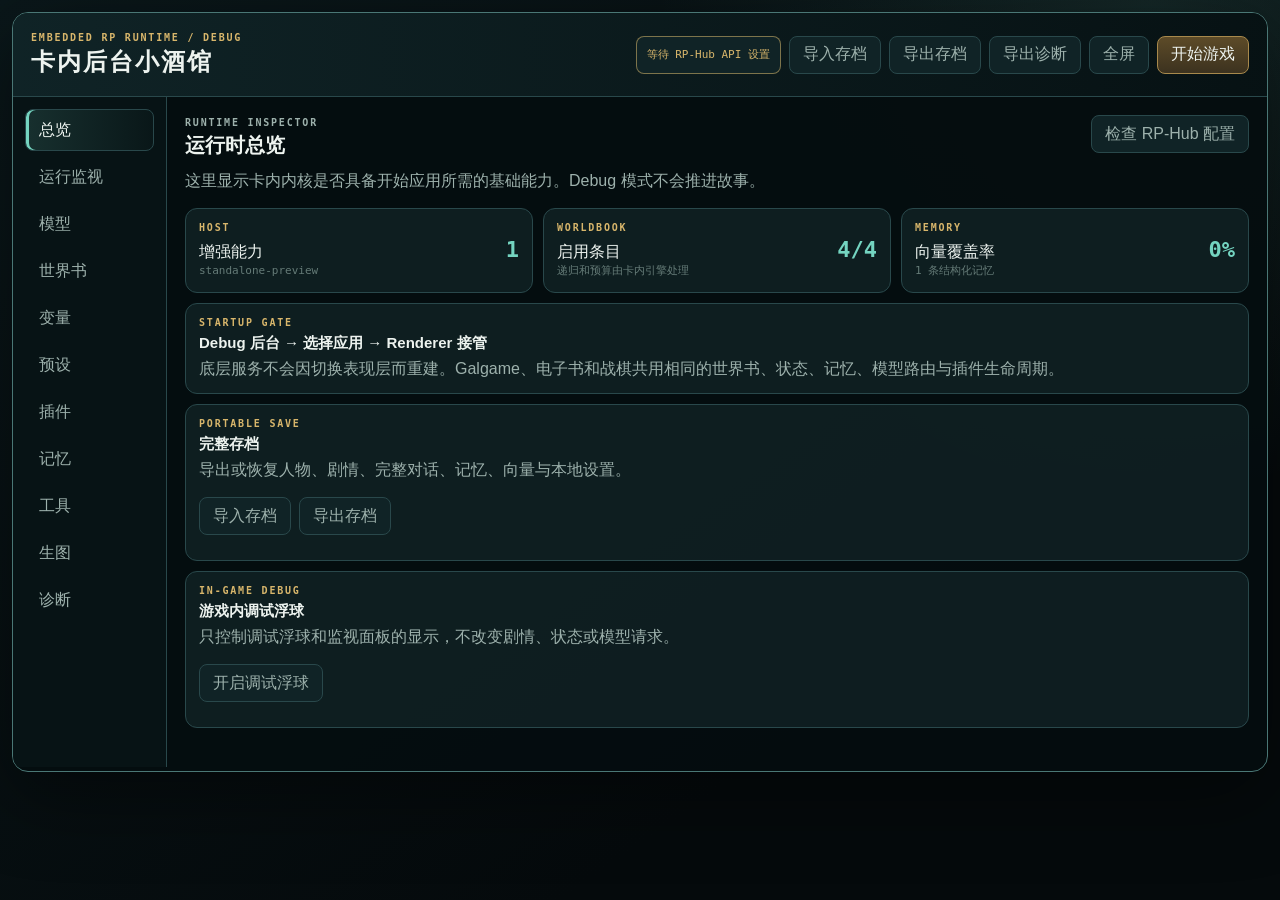
<file: ui/index.html>
<!doctype html>
<html lang="zh-CN">
<head>
  <meta charset="utf-8">
  <meta name="viewport" content="width=device-width,initial-scale=1,maximum-scale=1,user-scalable=no">
  <title>内嵌 RP 运行时模板</title>
  <link rel="stylesheet" href="styles/tokens.css">
  <link rel="stylesheet" href="styles/debug-console.css">
</head>
<body>
  <main class="runtime-shell" id="runtimeShell" data-mode="debug">
    <header class="runtime-topbar">
      <div>
        <p class="eyebrow">EMBEDDED RP RUNTIME / DEBUG</p>
        <h1>卡内后台小酒馆</h1>
      </div>
      <div class="runtime-actions">
        <span class="host-chip" id="hostChip">检测宿主中</span>
        <button type="button" class="secondary" id="importSaveButton">导入存档</button>
        <button type="button" class="secondary" id="exportSaveButton">导出存档</button>
        <button type="button" class="secondary" id="exportButton">导出诊断</button>
        <button type="button" class="secondary" id="debugFullscreenButton" aria-pressed="false">全屏</button>
        <button type="button" class="primary" id="startButton">开始游戏</button>
      </div>
    </header>

    <section class="runtime-layout">
      <nav class="debug-nav" aria-label="Debug 页面">
        <button data-page="overview" class="active">总览</button>
        <button data-page="monitor">运行监视</button>
        <button data-page="models">模型</button>
        <button data-page="worldbook">世界书</button>
        <button data-page="state">变量</button>
        <button data-page="presets">预设</button>
        <button data-page="plugins">插件</button>
        <button data-page="memory">记忆</button>
        <button data-page="tools">工具</button>
        <button data-page="images">生图</button>
        <button data-page="diagnostics">诊断</button>
      </nav>

      <section class="debug-workspace">
        <div class="debug-page active" data-debug-page="overview"></div>
        <div class="debug-page" data-debug-page="monitor"></div>
        <div class="debug-page" data-debug-page="models"></div>
        <div class="debug-page" data-debug-page="worldbook"></div>
        <div class="debug-page" data-debug-page="state"></div>
        <div class="debug-page" data-debug-page="presets"></div>
        <div class="debug-page" data-debug-page="plugins"></div>
        <div class="debug-page" data-debug-page="memory"></div>
        <div class="debug-page" data-debug-page="tools"></div>
        <div class="debug-page" data-debug-page="images"></div>
        <div class="debug-page" data-debug-page="diagnostics"></div>
      </section>
    </section>

    <section class="game-surface" id="gameSurface" hidden>
      <div class="conversation-stage">
        <header class="conversation-head">
          <div>
            <p class="eyebrow">SINGLE STAGE / RUNTIME HARNESS</p>
            <h2>持久单舞台</h2>
          </div>
          <div class="runtime-actions">
            <span class="host-chip" id="gameStatus">待机</span>
            <span class="image-generation-status" id="imageGenerationStatus" hidden role="status" aria-live="polite"></span>
            <button type="button" class="secondary" id="gameDebugToggle" aria-pressed="false">调试：关</button>
            <button type="button" class="secondary" id="backToDebug">后台</button>
          </div>
        </header>
        <section class="conversation-log" id="conversationLog" aria-live="polite"></section>
        <footer class="conversation-compose">
          <textarea id="conversationInput" rows="3" placeholder="输入行动、对白或指令……"></textarea>
          <div class="conversation-buttons">
            <button type="button" class="secondary" id="continueButton">继续</button>
            <button type="button" class="secondary" id="regenerateButton">重生成</button>
            <button type="button" class="secondary" id="retryActionButton">重roll上次行动</button>
            <button type="button" class="secondary" id="reviseActionButton">改写上次行动</button>
            <button type="button" class="secondary" id="clearConversationButton">清空</button>
            <button type="button" class="secondary" id="stopGenerationButton" hidden>停止</button>
            <button type="button" class="primary" id="sendConversationButton">发送</button>
          </div>
          <p class="conversation-error" id="conversationError" hidden></p>
        </footer>
      </div>
    </section>
  </main>

  <template id="cardTemplate">
    <article class="debug-card"></article>
  </template>
  <input id="importSaveFile" type="file" accept=".json,application/json" hidden>

  <script src="data/template-data.js"></script>
  <script src="data/rphub-presets.js"></script>
  <script src="runtime/event-bus.js"></script>
  <script src="runtime/ui-dialog.js"></script>
  <script src="runtime/storage-engine.js"></script>
  <script src="runtime/advanced-rules-engine.js"></script>
  <script src="runtime/preset-store.js"></script>
  <script src="runtime/state-guard.js"></script>
  <script src="runtime/host-bridge.js"></script>
  <script src="runtime/generation-monitor.js"></script>
  <script src="runtime/model-gateway.js"></script>
  <script src="runtime/regex-engine.js"></script>
  <script src="runtime/plugin-runtime.js"></script>
  <script src="runtime/image-generation.js"></script>
  <script src="runtime/capability-plugins.js"></script>
  <script src="runtime/community-plugins.js"></script>
  <script src="runtime/vector-memory-engine.js"></script>
  <script src="runtime/worldbook-engine.js"></script>
  <script src="runtime/worldbook-patch-store.js"></script>
  <script src="runtime/memory-engine.js"></script>
  <script src="runtime/summary-engine.js"></script>
  <script src="runtime/tool-engine.js"></script>
  <script src="runtime/prompt-compiler.js"></script>
  <script src="runtime/ui-template-state.js"></script>
  <script src="runtime/conversation-engine.js"></script>
  <script src="runtime/diagnostics.js"></script>
  <script src="scripts/preset-manager.js"></script>
  <script src="scripts/debug-console.js"></script>
  <script src="scripts/conversation-console.js"></script>
  <script src="scripts/bootstrap.js"></script>
</body>
</html>
</file>
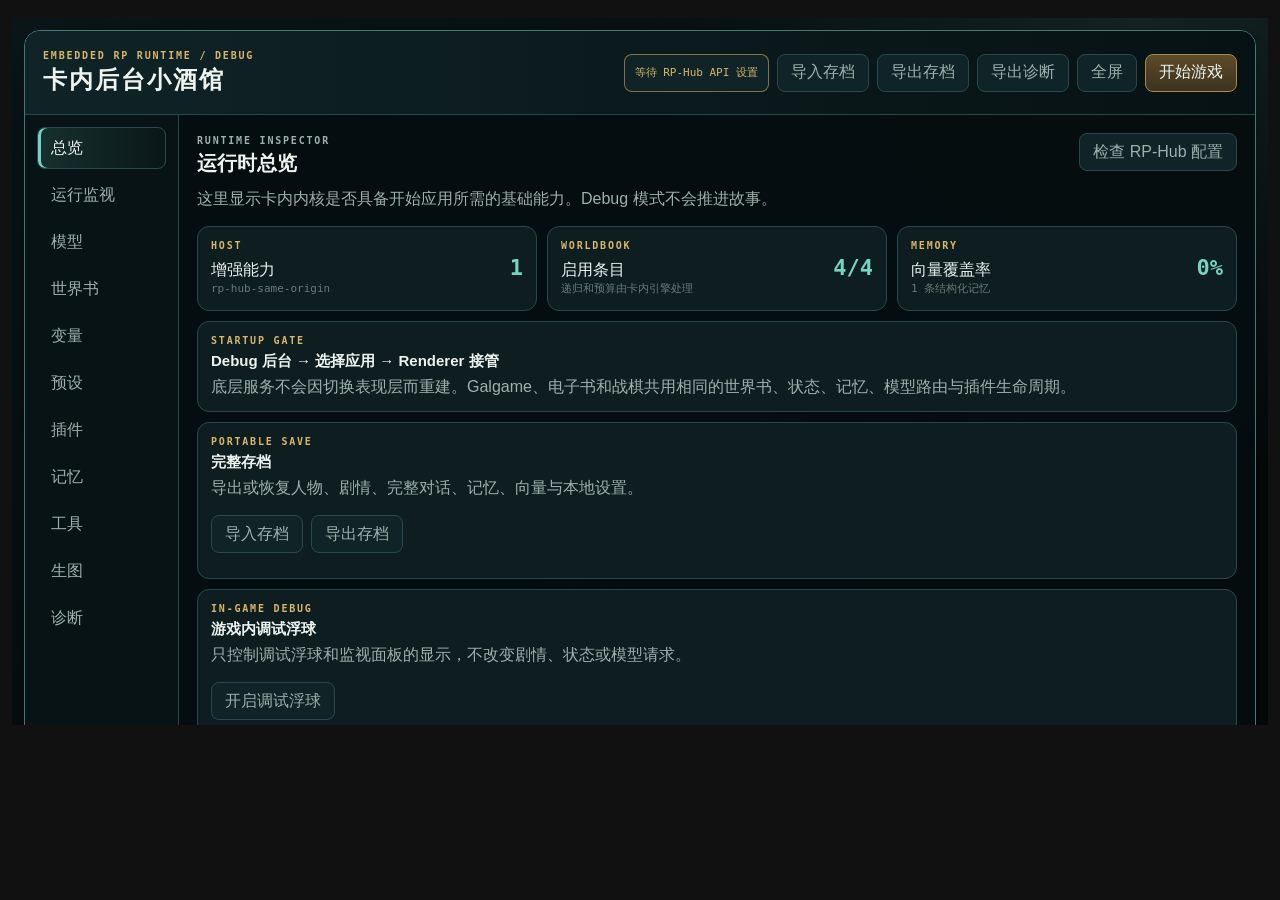
<file: qa/template-card-preview.html>
<!doctype html>
<html lang="zh-CN">
<head>
  <meta charset="utf-8">
  <meta name="viewport" content="width=device-width,initial-scale=1">
  <title>内嵌 RP 运行时模板 · 卡片预览</title>
  <style>
    html,body{margin:0;min-height:100%;background:#111;color:#eee;font-family:system-ui}
    .message{width:min(1360px,100%);margin:0 auto;padding:18px 0}
  </style>
</head>
<body>
  <article class="message"><style>.embedded-rp-runtime-host{position:relative;left:50%;transform:translateX(-50%);width:min(1280px,calc(100vw - 24px),calc((100svh - 72px)*1.777778));aspect-ratio:16/9;min-width:0;overflow:hidden;background:#071012}.embedded-rp-runtime-host iframe{display:block;width:100%;height:100%;border:0}@media(max-width:720px){.embedded-rp-runtime-host{left:auto;transform:none;width:min(100%,calc((100svh - 0px)*0.5625));max-width:none;aspect-ratio:9/16;margin:0 auto}}</style><div class="embedded-rp-runtime-host"><iframe sandbox="allow-scripts allow-same-origin allow-forms allow-downloads" allow="fullscreen" allowfullscreen title="内嵌RP运行时模板" srcdoc="&lt;!doctype html&gt;&lt;meta charset=&quot;utf-8&quot;&gt;&lt;meta name=&quot;viewport&quot; content=&quot;width=device-width,initial-scale=1&quot;&gt;&lt;style&gt;html,body{margin:0;width:100%;height:100%;background:#071012;color:#edf3ef}body{display:grid;place-items:center;font:14px system-ui}#boot{padding:24px;text-align:center}&lt;/style&gt;&lt;div id=&quot;boot&quot;&gt;正在启动卡内运行时……&lt;/div&gt;&lt;script&gt;;(async()=&gt;{try{const b=Uint8Array.from(atob(&quot;H4sIAAAAAAAAE+S9aXcUR5ow+t2/Ilu+80pyay0tCBno68bubt72woC73zPH4+tTqkpJNZSqNFUllvZwjgQILaCFTSAkQAIJBAYtrNp1zv0p48qsqk/+C/dZIiIjl5JKmO6ZOZd2Q2VmrE88ezxPxKHfRJORzLlu0+jMdMWPfHQI/zHi4UTH4bK/dVYf/boM35nh6JGPDONQl5kJG5HOcCptZg6X9WTaq1vKnA+JcJd5uOx0zDzTnUxlyoxIMpExE1DwTCya6TwcNU/HImY1PVTFErFMLByvTkfCcfNwfVVX+Gysq6dLPfekzRQ9hNvgOZHkbjKxTNw8Yl3ut95cNU4cN/I74/nZq/btt/bCrH1v51AtFziUzpyDfz5qTSWTGeNHqBlJxpPYXqfZZbYa0XDq1Kfwtrq6raPV+LjuQH1dfYhfdIcTZrzVSHW0hSvqG6qM0IEqo6GuyqirOdhYqRWpTifbM7LcQSgD5Rqp3IGQKBePJaCvj0MHG1sa25xX1W2pWEcn1P24MXzgwIEm/hJLnII3ZrS9wWznN109GTMK7w5G2+rDEX7XHo4lsGZz04G2Awf4XeRcOAGvDjRGGyN1/KojGcea0Za25mbRc4raMkMHmptbRKGUaVLFg5GWg6JiKhyN9aRbjfpQ91kximQi2WqUnfzDV/Cj+oTZ0RMPp8qqjLKjYVidaCxsHE1GTXxxItmWzCQNLAePWC/dHY6Y3Ew6nIBmy47HEh1/ANwyTh7FKl/FIqkkAtL4l/CfzBi8wnLVsPQxAQT6CRW/xqZP4oOoejKZ6MjE+EGUP//RR5/QYrclz1anY3+DvlrhdyoKmASvqABid9VHbcnoOSrZFU51xAAINP2uWKK60+S1qa+r+yd81xaOnOpIJXsSAL3T4VQFYgwtLyGUfAeLRy/bAeFhjbpi8XPyE06okrpu68lkkomqj2KJ7p5M1UdpM25G4N+MeTYTTplhGg820GrEEp0wo4xWy8Fh99dDtYzpEuGdibnncroTh9cdjkYJKHJ5tdnBk2Hg8gNNduC/QLgVkVgqEjeNcMY4WPdPBmA3o3t9M9BFfajKqD8YQoyvD1VWGZkUzLQbZpLIGA2N/[base64]/V9PYFASkmqjZ1tNR3d4Tj6cjSNVVH7U6DwEA7U6mgfsmYertsbNmFEcQSwBLF4TwN0DoqHm2FRa58UBjS0NdHb0Wy0BQx2cNv6KMYB6sk291InMgLGEu4VsXAMQ6L3ASyYTJdAGY7pt3tcJ/hep1wcuKMPTWNhSk4uFzyZ6Mj5AkGkUJj1oQj9yrkUl2t4VTVC8aS3dDMwDhuEl4EI7HOhLVsYzZBfOKAC2YKXz9bz3pTKz9XLWQla0GMc3qNjNzxmT86wh3AzRbGJv04eAA3GSNeCNLKsYH/KMrGHsrvfjppdaDdUSsTPVA9A34/4MCb8V7kHv1LcAPWEZWCoiY58y2VPKMm8nC/5p4cC7uidJKsc9W40BdHSBP99na+pqQKIHChErEzUwG9QKAEa9uTX2L2cWcvb7qo84Q/L+h6qNurV9cFEIDKqN/kKCpc/purmPqg77rmyQHR+lSpPc61XsoqGWchqdxnliDp21soSGohWanARRpoE/UEwh1rAtHkJbTvw7tsHy1mSBeQL/PpBDv8G+FhC2iZynJajqT6Ux1pDPW7SOVBhcW7oZ+boJv8TPNj+vrQg2hZq80dCgc2KnAqp5UGtGqOxnjeaoarZ3IAoRyQB26MBBVKF1I13SnYrAQ5wIqfBxuaTnYGNmLcupbmHQ+boo2toWAPj5uiDSE6ttdvaRNAH9U9uMaESl/gpbcUFYrHEuQBNpjoXUw1QUQn+xIIml9PSKom+5cg6hJngoAC7OIUD0yAuAE9Y2NyA6amvy6EqmdvkYBWAA6M1qs6RCyn/oW1DnqDhRtmhmJu2UzlUoGrTw3i2yrvr4em23AZptD/mZTAkA+SX4ARHgIJhpqVnq/TpeaFFGL1pGKEYnhv9WwVvA2Y+KQerpQQa5vQhYOhATmEMr9+vaUT69pPlAnOQBLsET4dDDtEx1HYykzwsKeu1Hk3OQVHyGX5BBWSkmCg8AhpECIdMKWlkrvGDXiDWY/[base64]/[base64]/elf/VN6PKchB1AHaZNu7LMYJSDhWIBtIdD7a4NLyPzYOIEP41RFlECOxbxKaQzg8byPBqatIxKHBdeGnNs91hgHP0cFkm1QOr63NE1QU5ogKh7HYbUBmhKHZXR1Tf1ehkrwp6aRwBfDrt+3QG8CB5Rlp/[base64]//yqfEtfmOSDQf/4GgM1e2mGcV2XX6zA6jY+xoSKn5JM1fUEIBssheSg3VFa/vtoV0cKSUBJ8CALwacLgBOLJLelymdMrvNcKYCZInbnK5UDEuqnnsCQHZPnMjtfGoRGsR+pGJ9c5BYDPB8BStVdaGmAOXkm55Md4DLOhSqc7Q9Xew3NZPYb2qWYt8NhmLOepda1Z0yqyUayaICu8KJc2c6zRSxerA9o9VtKTN8Csw9/Aet0ej+pG/RuRaVsw11dVLQ+rQ4l/aW6QS0g8Us+75qj5JnUqCrYcGSWYXQYdyabnNDFC29PQdGnqvinYH+h74r6Ocgu+T9XTWGQ4At1NX/3WXiZm2FpvU3NyKEqPlg29vRRQUSaca2eAMtB9R2WXpKbZKeHLfVrV56HT7+pglBqgLf7qK0qVm0eCehXoixuHQ5VFMrxXCLIplWyOdGo/[base64]/DdWlQvO8YCgXvfhCW7L5LA5IhYB+HAnZ82ys1Tf4upJ8nls6gQg2SFH8WQTqXUSNqQhWoSAQvd15LxVaBo/WNZNKC2AJM1RG3pglfSB2gyE6ThtUeD77Xu1SC0nSAZNtB/Iu2expD+9GZmvU96WYZM6FAw2anbtHLcB+fY1y3XLzTaMYojYAtNffeQOl0eiDALVZ3oL6xvtk9flxwYSIU20ZqT/kWSrBfYpwpM21msCnpdBBv3mcn2Y2LnqZL8h9o9QJs7T2Mx4O77GkWbbgVJodxhVGXNR8128M9cRJRSdziz5xrpY1GV0OZZDLui/EokbwOEnnVS1riv4SkAJTFx0o3SItEFASMR0SVeV/LKLOa9pgJHFmW4ifPR1ck2q6U4PXI6wT9QUhBdJDsyXAQpfQaFaWNIGi0ticjPeliMFFfNch43gUWlFDi1yWEFMjuE8lMTO6/BYeJKHgeRHjWB4XKiM3z4samdws+0AVbjG/6ate1FHcxiGl1hROgh70XQYQahLxpaPYInIBt76Z6375kaTF6+1aJ/CKkqcW9lBjalBZz9hLKr9k9D3E8gXAxBXR4xECu6oX2B9OcvHjoiQjYI5ZMG+8eqkuT3yfRVMK2c4sH9bAXmu7fzQTRtJlizNC3PXlQY4ZBQQu+lUdVB//vjiLxzvG9XG/[base64]/H1NLUIX0+nGTlV7cydMc7BGceE0kuS6qj3LD2YQTqzKxg+HEE03ktx1Ghit/2b+sBtIp8DgvlNY1F+I3pT66fwELfYD+j6wJ5Ge0PgRoeI//CT1h67omIgHM8ttWPRNr8rqpaIzatoONGhAm2CAjxLCBBt9GhmQGWZc8GEAk8R08Eeh2O5wxu99C7Dw3TdwalbzNCNmplwLJ4OIgDVMm4kHtzfCga6XSSzdW0w+7fEd6F8rzEhRw9A9YXue7RS98vg9Q+ei9cNFElGzaqPZJdu/5zfQYeli/oQ4bszdOWFVl6l3RNg3mdPTW2AH4y2RBt4Ym3hqDcMs7QYcdeGodfLVVec6He3sVSc1+4SoC7Y40qTkbHmRbUVLnUmnArSapxocC7mRIIHUD8xdRhRKhmnGQWrIP59Y0dhUIaxqxnpcXG9DMz9283I8CkF//UeF/8sNQW1vlgZ5UwJgIf8tn8PSybZ0RH3hTY3qxXpCGP6W0+qXQ+ADoinh0EByaXDKIfQWPSSU7CChbY5U7NHsVIUHtCdP/nSa6sVscSaKnFN3fmW8KJIvuWuBl/RttzDE8y6AaNqG0KBsCpxH3D/[base64]/tpGgHp7AFO3IM+DxZb1sHJFKFdJlXTI52/ko2BAGsXvpfS0tca/YFBnBwORRoxPLNJDrkoZNkTXIXb3PSC9jeEaHVKs+nzHlt6LYGM3t35+7lWfo1aKOcqOqMBeIz5A6FddWe9FYLYLglpYkGDrJGAHUJ3q0W2MEO+bJbAPeRgc6nej+e+FDbXcjnWKRujjKea5q9Fg/kMUXRjGKEAT/be1qh7FMg9k+liupSmUrs2HpjhOGkQexr6ewr6QK4qB7ebC0lfQKm+SbeSVJS9LqWmgL50YtxfBrZ/ZZUx47IuAyVhkMUdEA9IQVOVQsCJcxS8aVciqM13ooT/dIhip0F4DnwIPvLB3Y12rMKuuzruLg82yvC+4NA8cRiAGzwHXbF7AQn2ga6pPVYzuDUn/RtVd0+Wty+FSLRS+4lhr67ag2P5wfvW2LK101+Y3cju3Mvdmszv3LSm7lvjo/i+f94ae/TL5pQ1/tganLSHrtjT67mflqzxJWt4AcrYt2fsV7ew/OCy9W7e6n9Xm18atideFGbf/Nx7wfikFsfkspt2mYB3yB63g3v+Wlr0XgEsux2/cbBRhSN6h0rwLGLL7aPJQOVr1xDJhrq9wkGL6kiKgA42/1OR4ryv4n2rM1fHScYrsGvvkhlpgkqZ7/A/qf9xTXemuT+1HGxgnreSu2cdFdK7hatTvaaQlm7QeccUMAV9iyzYE+/eYqnX4bRbGnjQJmidUY0Cy2N96W2586/dSCQJvDjSuEJQ9yIarqMHBeIo9LDA3VrwrHtQPNcePLj4qQOuJvVAql0H5JpWUJyP3oR3i8hTTw9WKQ2OAREfHwR5vYESbpQISYefq7B722/fQNP2dIuimoM2xhGjNZHp5FDeilClG408H3dfAvEhhQQT4r40DQRG1w5MCbWVnogZBW1fsBR65qY/wd4/[base64]/2yL96QqXNm4PI1d7BTpeXS5+DiqE0wFt0sjVPSwiNLOjwtwanxcd7C+ob6JS/tOjDugZbLj/[base64]/5Hp+6CVo9tbiRXtsPLs9ZY0tWYuz+cXZ3N1L1KM9+sQafIvGw/Wr9nSvtTyW3bybX7oHbeQ2LsJ7anUid+tqdu3xz719ueG3dm8f/Mgvgh1yGX4UHl7KL27DD3vsenbjbXZ1NN83bM09tec3rZULhYtbuZsr1vhVMYHV1cLTDTX8HAxkHBq5ALNOA52HU7EkTVlOb+uGNTRizV3Kro/ycBdmrc0xnlF2YxTatdfHjRPHq//U02bYt5btkUVr/[base64]/u2LOP7EHsq3DvIcMPiPwH82wYXdYAwrLznwJqMkoequWjfA+hgc8H92KEWyQeTqcPl7nM+jIjFlWvTvIbEv9dyah5uIzUWjqUFxoR3kBPM2y2izJQKho7LX/DU7csLo4KLDvyxVe//+Lzz7/4HA/2PfGXr7899tUXoEJ8/sXv//LHQ7XdWtXO+iMMeGHsLsOiXi88vgyzq1e91WrdYdfe0Qn2UKa1SzEvopgyxxkO+HgUn47Yj3rtN1esxZ3s6kZ29QWAFmppjQh+hUcqHy7jhzLZqDKYuVFWLk6GT5u/53JHrKVNNN1pUQ/Vcu33a9s8G9T2wPqHa9vdLmPkr2uXcOoP6jxO0YEBrCBcjTpsGlMY28PxtAm99i9YK2P77E/IAO6NTBY1CeCeT66wa8XbqIZKTD9m6shH/JhmI8eLW+zicDAfLUlRRJmWYl50rs/[base64]/jANyflC46MCFI3/J4BnajcipPP26sV9epP9MavQ5089vUfv/zCOPntZ39E5UmqUX/67MTXX5w86VKjeAChI/bVvuxavzVyi7cUQMSFXN3WevotTZliIBZXqAh85GwCprjdb0+vezUpXwtFAjWkLgUf/6i+iabFwhipZFxQI75kwQt8CwgEDHKm0IDO96G64HRIhn9LoWhFlJb88sX80q1fNu9a/a/8DH2/faIh+m3yc1bEWRUOatRLO0qFcYDsxnWvL4l7099+iS+DoagTFTXenkxmiqC42LpwY7nah/V2egx9vWW40wDtNJSxZ6gzGYe5HC7Lb99As2j2qjW8gGbR0lpucgvMIvvqQHZj7j97H8N/OD7ZejGEDtoh8WL1PpYI/R2xRI/SwXMbT3IbAVryfttNmYIMVMuFgRG2Fz9E45nUuc9oHbXW0ZWYXR22n88ylD9EP6djadPdkX1zzbo8+WH7icTNcOqotrCqs9X+3NP1X99BGixdh/VIs0XIBKtv2n7x8D06cRsrZiIaNAVr7Fqht68EstelhT+QwE/iX/BrMQm3/V3LNB1oH2kM4FAtOhdIoB6SuxTcTzgV/Va8kC6EMCbnxE23VMeCSLXiIzcqm6In3gByG9N/iCEDZpi202/Ms+nOHC6r+bd0MlEV7u6OxyI0y1p84cxSeEk+qmjvSTBLrOD9h/KetIm5hrFIpvzTj8gBLHx7ch6fg+phHJb7Y93dreKnYdBU8FSkz9Lk/i4vrxJfYlF4SoQT4a5YNXubzGh1qrtaOVBE26oCug6hStH7j1RBXEbyvZfX1YRq6lgnUl8BX1MgLY+nzPbYWTWEH+QQfkh1/yCG8MPp+nKqdJ7rkkp9AmxbM+1MMBFOIeafhqH9aJA9C21mVzesscns+pXyKnljDbyN9KQwUqm8ilsiYBg4TaSdnpSJ4VQtIdkbjhSmrzfLnjT71uvc+GVXy6dRHLXFzV2b1lpW3j29deGVe3MVZImrdVXa3XwUQJRAQAM0Ej3xuDZwTo1xNU7OPvYAuhrnsrG/7Tl2fSVQApw9SfgKnX8nuv1RESnhlljFGnJMgzYSS0KP5xQeKIQ6id+N4/7vZoKOycAwsx7TeZ2OJLuxHt4EBqqfmdKqdKdAqme+SeAVSO5aJLC7yP3/Xf33znuaCrT2//xf5fpLrXi59iFqMpUyeudeATgfFB6N2jOb2c07Vv9gbv1J7uYKOwCsy6+sxbvoX93stabXQSVA1yutgzX2jP3ggKLW4n32mFtzI+gC739rTwxAmz/3XigX/TLsxaDJqCkKdPz6A9tNfkgzhrHfQPuKzAqRGJhnMuWvHAHu8TU3ENy6WidSNHUopnvimaPJHoRik5xL1S4D7wDABwy7/1Xh5mJ+acR+1Jt7/dA/8lPmOTzU7wfee+kxdxm8p4cPN/QzZpt/5Pm+m7mta/b4dOCwocoPadAOIp27DNjd7ocbbzQWMf0DLtwdA2Oo8GzZejHuH7Cnjneons8ljbW+JNhKX4h/wMjphxeUa89+MJ9fCgJ1QAs+SAeUKWkOzUFkKrwnQKjihWr+pJnBgxw1GZaOhBOfg47Q2WqEZB9dYWCw6nWd9hpegT5mJiLnxMcGnTUreXgczKLIOYdRlH/3tfxkfNaB1Y3PElHji0Qa5AsyYCr/vZp8uT08nBt9ai2+5e27/JPL2dV1YGT25FJ29UXu7qXsaq81PsKKcr63X3CxqRlgYaLi+k/Zja3Cxp384pz94lFudhGto/6F3IN5/NG7aW3ftl4P2Fem0Vi6Mm9PD4HJZF+dt+9dBPb39fGjwCjzF7ey2/fskcXs+svc9KY91Jt/grtZ1thS4d6MPTxvXRvGza3bD6E6sApgyshn+58D2+UB5JcuZTfe8ZB+2Zzi6Vgjs/atZRgDbh3eHc/fHoOOrOEpbBk0nJ2L+cVZa/B6dnXUnn5mrdzKza3DlHMbuG2GO2EXwcAbB4DAIOE97u49mGduDiPPv+23Vlfzswu50WVr/SYIBjQtxkBCvMtu3cCX0+u88WZfHcqur+eGnuZ+ugIvsyg/HsBECpPj0Kx9cTi/+BZ3OV88ti/ewrEtD4M5hD9+GrIeXwe45V8v5CauMfDzA8+QGrZ2AErQCLScf3M/tz2K8JkeyW7gj+z6HIAXKlpTr3Mbt8RKCdv1grP8CP3xq/bMO2vsNqwojxKghjuKSGW455rvu5p//Qh/vLlkr49j65tz1vAOLQCuRH57DQgzt/7YvveAh4g4NHolvzPAHWdXX+P+6sgASE4ssPaAy9jDzws/3eEyuWd9uUtvrbkVa3RDLtIFMZ6xpezGfO7KcwTf4BxvSypDPDe8VLg5SXMesoeeIBSuXM9t3MMf1+cKvb242Ty0Y1/BvTz7/jTu5764Y00vFB5eLtx5QPuoG+ihWl/n37nFWQBcdvVGdvVu/vUDmDt8gvHDyO3JxULv3fy7pdz6DqLUnQfW1kOxcoPXccHezWe3pq3By4V+mOBodmsUhHxh8ikizfAsaA0MTF45ICeojvu9NClr7a09upDfmQL0ZZjAxO2x6/mle0QJI9bSmlpjXNqxxwAEhgNCdesyrKbA2uFhe2msMLuGCPrkEispCIqp+7mNSW7chQfW3F2YpKD7rZ3czYXcE+S5uUuPcxfWcOZLY2AvwwSAH+QHXmVX54Ar2NO9ualVQAJeJ4ayGhDi09akXMJnuJcNc1i/md28y4TCJAKQ5R3nwq1pa+41Ls/[base64]/tXI/uz4ql7xPAd++s52/dpuxs5Ypu5bJuZbxG2mAGBXOAthw72WmH6YEQDV7aAT0W9zw3ennARce3kGiBRR83JffAVR7AXiS31oEdPrP3uns1kz+yRBKg2sP/7P3Hr/hofIjjDa7esW+N2/3jmbXBq3h+/weWuM22bcFL+2bb63lbcVK8NPNBdAJYAzZjUf21A7ytfWbjJAIc8E1hLL9fc2/JWOJivJ/TfxrorzSI7n3MnUowghtkgAdlkIGnICS+WvAFPe2dfB+Iv9b6CaNYYHe95lUrKMDo71+lHqPLFnuKFiGIUPC6urqnJe6wcOXVPyQSXa7TB+hdsRMTauhbsOozHwnoQDWYzmPu/x715g5+EqAAtSvRDKBR6KwnW3Yd5YEOa/fRCYDJHbvIpCbDF+5oJS8/CwgQx9nHyDP3RmwZ2YLz64iEoJVtT6nm05F9Eq5Yj63/i5LOPTEvtjPG6LWCJhRi//F61dfbP3C6XSMqu2+hH603X1RCVb4A6zsTDKSjAeu73fqleGGGcZfuamARShHHSF/5FAnUPnoPTAvUBrBGFbrio0MDTDsWZtgRpZfvggYw1+Nz44fc6h/+wYwIeMvJ77URRqPjNnhwDoyyP53qHreGQX2DGousCLQF0E1RPYwvcyRWcD2wIhDWbF5AUQn1MqvoC5kA0qurxceT4AMBMbJQp8ZsxBigxOgsSEfIkRmoYFOs6GR/NI7e+UCjxvYOasQvHuAKsQAuQQwq2YQFZXbMyBzWJjgwEgSSg6H8PVNkQUzF8SYurm7DEbU2zdnuAYDU2TykHRHKY7Lcfe7Y1999scvfjh+4puvjn/7H7kF5MasBhz7/D/yV1bQTdF72xp7Z88M5F5sfw+t6YWMY58byOxBYZvGpB9gzxx+xyCFMUFnOOuxcdCtwbpHRQC97zCOGwhDCXkBzKGn2Y239DgEa4GBfcsome37l5AeMT4OIcPOmNyLIRK/l9E+WRoRuPLyTv71a0YptUtDsp2E8JMbUBgVNlCKBidRqN4fh7Uz/nLMjzsaHpKsXUB15JZoO7t2BaaLVsCVeV4ZDu5AO2J8CSaNnVMEF7zhgEBU4xkX5lbyr+eRFripjRFeGtH+4DjouULVh2XfnCj0zojBgH4jI/bK1VgdaVZeuQdDFD5v4DfJeIBjgEOEVJRm6ZzPYzg7rM/zweF9GqQFF8T9vVQ47lqEU+Y54k++gaGbyxWYh68clkNxKTrjQkdA2jxpUmw+upFpYOqzn+82FWO7nB/wQ5Bf8n04L7vNA0WoZ9JIteujGBv4YJ6ZKOppN1c8gaAcy6QiZFXwLDIXSYQcTSpCeMnkYBZegkgVQZ/V5FGtFuvpxyTAbKCv/JPHqIzPrWe3r/xjkYmG50Kl7jDerJwgoNcqgNX8WFfVcr6i0Hvd2rr+H/bQT/bYWGVtrPz7XVCj8R+EGgLUiNk8nUAs4aGz01SwkbHbJAie2O9WrHXCidEN4U8g1iRkFJjv28/A5snu3LOH56T5PsW2qTClrm2xF8i+N5ubWrSvDjHzB2OhMLturY8JlvVqAew3P/[base64]/ry+zmYbBHJWE6xnSv/eY6YznXQyAn8gkcf9Nf42gSbsbl9hx3juLnpjc2XUmKT6SsXQy0ml2hZ0JCdaWbPs3U7NcMEEFUSAcR5DhAZTYnItVdmsfNOj46a9YHyX2U7wv92oowwfP8SPxgZk3sa4ezGmsgoLhqLO5pzNg/MPsQDWBO+a0Z2omsLoUqMAzMV6q/HtvdYdtFG+C+Qm2EKdG4KfJWwZGeQbj0MCe9bes2I5qGOrEzXCi3DivFXTVSpn/3hNLYSUQCQI+2AtOkvk+jxZ/i/aDRZOfq+1/Ld3SeLelZI7pByCs4pdmooMOaajCXQz51FLnhZaPs74n1BJigTztBUPJx6j/nkASQiAASg5c6kM+wDjCYfeafpAKat6tFlYqBao0duHiodEQ6qOHIBCuxUTR/wR+IoVZcXZAUg7ZgfAfwUcf8Xsk6W4jqttrRH7Z+6uac0S/G35qcXDD8Fx5leejyIf11tltSfe1sHstrxhFdA8+07AXPfEfjM7dbY3xuC1cY+VU8y8x/1GK9650FqrDP0WGYobTyYQIC3rPNiLQCMiCz4LHUToX5j97k4A8nI4chJggnerpRlmEkhGj+BBavoYD+tJ5TIyqp5JMXAKu9FNOTkg9GJvGdkTbHxV7Kk2+CpoI7EFrIVCX/Z/A1ZRq/V9J815ZudfcxSA+EMnvW0mpby5GbbvQfLHGGooTr3J/BKg8QeWlX6TE4ny6einMjmO8qkHDRHHDzn+McEUl833pWepjGj2L+Wo7Rkh1NMq96NqjM/pMw///YvfePFtAi6QaBScz4FMmzpKXOKhhvNTnRGlMaDf5tpf6StTxfigmGDb80sfKc8OuP7SwELyUrAwPBgZLDeme8CLWLoikV/d4MXz4+d9GyCij8z0nyoP0uV5+9JCxItx9dePtSDpx/j6ta+6gv08H0rH0K0Atrd/3bqIkamGkYJPcs7T4kpeB9UgBMknTrI3hIIPJyuUvC6APP9d/L8g7XXsddq4pOzvmzox58Cz9lEGMz0qPxAdiD8Suuok7a/Mqd3kBRWrtnrH3KnSlJmXiJRnUqSoq3Nv/RxYyTgQUcrI56mvqaupcLnAO2cd9jz23cASEPL7SZDfD2v1W3VkttkScABzkOszOkfGehormWVAmHNfXHvEeNd3hTKSzpqMnnIr6AfEV5j8Yx7GI8UdPkVLA0PyPAgPNohWmH4uGNY/WXpMHrKK0x3AiEA9OHP+jcVR+NsRW0MqFQCDU1dQXAcLBICB4N+48M+NMG7m4/MRz7CZ5Kv14Xd2Z1q5kNNZ+jqmjVZz5xbUor6gV/VLxkkEC4OgKJ6K4aQnWfVDSxLdh6CNh/MmMAzcwrMUhPPzj2lZ2Y26fgHGF65QKGTG+dCsPkJmJiewx3YrH95kJB2ISfhpcSgWDTGCqVgD1guGvooTx15h5BgBhv1ncP27U1+9NIV4IeFdZn6kbEKVONnoOM84i1fFkKijSgb8aX8JXwxpesLVN9P1ON/QeK14Cs/MRQ6kzP2O2xeNdARLAbPvyy68Me/q5Nb3MEQSF3guF/pH9TrjhfSZMgxJ0+96ETOc58hkHAYydDns8SUcjFh68Kjy8hseDUaTXfmcYKOr2mGG4JxpLtnYLFOZjD1vN9nbWONCziJkiv4J8vVGMQbydjibjeKR9z7lp/3OmIbXKRPEPM01G+mpQfLopVw2aEdM7Tl+MY9oX38z0GTXVVZU8E0FqolevDqfm46dbdqJ4xNqvmH5HTwxzdJ1lTjsA+CN9M/7o+rYrCJr3AYJ0T0cHKOeUa6ovqU8k/+o5qgiZaplmKGeIxsJX8t2uMzuwj5l51kg8noGWTO0ZtGIx48Clf495JpIZuXEs5ve182bX2bXsY3bYS9qZTcBy6az2PYmST4msTp+JgcJmakT5zz2xyCnjOH/fa1oH90OR3GQrd7mLyvgh5qefUuvM7a/01viazq79A14VtscE6XaeUifoExFuJUjnpCUrPbFwRyrc5czgSzzM9AwdaWp8zh/3nEP9PuYgOsRhYqTC+2IXsIMuM0NH0yaiya7Y33QMOy6/Gif0r7vOIbQfRJPtp4sSTakTQWUTjK/uWDyZ0RYBlcyj6u2uA2/Yx8D9wshrPGpUEsjT/FLvPVaPJp0y0YiRSKBP/ITry66Tb/xVk8dxtIrjuMzSZ0f/CoNcSAInZxeslggejxDVUx503xNBQmykOOek8w6mO5Q5hqf5lreHPVsMnlhBOn3WEGc13nlrL75xlVaHPjjBzpgnR5mrHGeo4oXFmQTyyEnMrxgasQYH7JGHKgrKG/TOuzLHogRhAG4GABDu9gRSO3vP5aG6UHN13YHqUMO3dXWt9N9v61rgb3ermXDcH3Itfqm2+WQCLRQO/j7/6UfnKysqP6Wjj8X5sqWfoAL2rhHOwIu2Hionz04BvEA/IIz/5Lef1X9d39Rcy5qzGLXcQSvvzGS60621tR2xTGdPG7oRaoNrOA718rbGuoORcLP4oDuUWmoOirfxWMRMpEnfOWr8/[base64]/dSfPudpcLtxdyLm9bwU3sIT13ObjzKzfQ5j+tPrBswhrHc+GXM/VyczS3sUDLwBfv2TH5xnRPW2GC2783DMIw/x1JJqHqUbiTGH3Gw/kz48cfj3+LfJm6iwI9/PmMm4J8/x7piBrbd/za7MWGtvWLyLFzc4gNF7KtDOtx43sAK+LhqBODHHxv2zKq1c5G/4atqI7s6b89sFu704xHUa28LfW+sxUGV+O49IJoOqM7uzNp9SxQSjkeUYGrA1i2MBOekPMrpoS6rDc664pXg9ABMGOADUG4uwAzySxRSTgmcKiGbs20x2WBimTvjBAPRqBjd+k3s8OJYbvqBtXifU3IBHeyZd3xAAOd6271PYH7Yx/CCjemtTioDp5yrJBloio89FY3APB4uc8qZ6JgRhoePAe9XMUE1/3rJybOh/[base64]/cxiTWBMaygLlunAfNIFcH8vBQOIsck4VHMeGaJ4BHGOApPcvWw/v29DPRpkwbp0Sba9AyJVVg2hujPxI5HSxhX3xlv7olYUY52/bYGJBS4d59Z7BMDpyqDh2KNH9KRseMyo1nSJpEaQIai0+BgWQ3ntsza/bIIiOgGP7oAt67JfN4XDARbJCO6AAsg14xr5yzNinBH7M2iQMgjXDSEI9satGeGcBBUPa9OHhDHnnEB4GIteFDOOhoCj5zQluSlVuAixIWjy9AS9nVYUTViQHrar81/hPl3/VJFOrjXEOdgSGRcUoR4QByd5IJdDL/[base64]/[base64]/F1W5FgTWH3BLJUBzCoInTD0FpCYj3cBbomH4JCqgXAkHsjnWtD4DtUGqsFSXxaWbBnvfX0kDOlAxbvw8BLn0Bn/7zvjL3gLWL1XF0deGqCJC3YK+jWRtDo8CGaGCHRpLL8zmV2fYqJjKmF2gGYjoQ0ewgH8hRBUhygjA8AJk6wvbhX6BoC3UU76cuHuNl0D8uvm+dkx/yxV/[base64]/mZjkYyIEy7q4ZV/ZAUFIHBVFFZ8rI+fBQ2DWgPgwtYhC7CbatMTD8aAfxiOApq69IjL03WUaYjCgxim5j34cAh9xxgoZW1VgLypQoVKzPu4MVqlClyfxyCTtICSFBsKoQR0GhszoBqCBZRKgGZgBezy7KQ8O2lqxbowwzsJsGG1/2bwLynrh1o5S4OyhbbSY6PgGSTl9usiXDLMPp7van1/Gk8UKfTeyG73ZtUFFZiS0Obud0VOdasHWImLl0hoDDml58X5hsl8usSAGdBKwNL48Yg+jmVDoG2GNns9NED4GoZRd5VttGSUEcRLOkokh5ic4PfMeZcAWQVGPPc1HhjP/tLYHrTnUmrkLUsVAax3DVG0++0IyKI3/gDIjjkvBJmBpsmsz9kXSkEhB3cWzgcc3aVor+2JU95zGLZbJ53hRp/GQDObxXl2H9dN0+utX2ZvBAAG82NsC024SxrPONHsLMXgKGNxb1OYAg6efqbrKzNIMLLbA9NFJU5X1utq/HKvVzQVshrQpZM6LTxmtctNX8m/[base64]/KIWPxSpIGcYYACf646gMi0fQzNgKAVkDn3QXKnzi0/7EyU4Dl6051KhBaWJrhhDiCpq6L+ZB5PG1gsK3xFqTPFgaS8JKguAYH2UnuvSjoq6APd7rhR7/B+h/MG48MvauIEehvQElkZ7HYghP/8PLFwkQuxKihwTx5BLSxeg8zWU6fxIVQfaC+JeHnamO13b8mqNejY2j5Ti1IwYAGpwjhIqpg6xzsi7o1QJZa5cmOZ8Yq0v/7MYIzXu+cHdMnIy2PaWrJei7GbiMM2PjmOF+WQlNl3ceMYe8kjyb/MOfgKujqIWJ3psvpiDefAvoyXB33HXjozTeQVb7lHsGN3KAqG4NMg6K+yZvLqhbUsQBwiB8V3qBAvhkSXm2ZqAKqOvrQn7I49tYdRAHkzI5T+0I+KrjUNceiE+gGhOxsRi3371T5x3haTdXhw5h6Ews0fEDX67K7hIeBvauIYlLF/xORNud+OKzz/8FbZl3L0sRM8gE2AZh5Xb5cvBGiyZVWVkj88DxkiGI+fAdAkaQA1wqXlgUyHp4WNerFK8BbQxeqvosDlz6jRRi//OFUuHOS3v4YX7pXpC0ASEU+yGVbGszU+dgfUvcUcAjqcHgcu8riCMN9VPdaJWEopfd6KejfXE/[base64]/Lb912Dgg9O/yzksVU0oV/Q7i4Rt9rPKWJl6PuaCP513IAA/skbstbYZH4Hj/zObj+BqTjwRiehyygS1pa2xuTbwXMf6fxixRgFLOgwX/RegB4D7GEdvUDZLTw8UJqDSMFj2gyZH9LejwOunZ8KvQ9435X9meqsTFy2mwv8Eqg7/+5ibuMWGCEB4+TeNQPlUK2LQoIJLziCoDg58vmXxcnR7DYzlKoFFMk0hIIYZAEBjC/[base64]/LrwOCGQvrDGziefP+YRSwR1GbuWuPGdpIJaEN3Vk00hppCjlnq6LipdHdPsLFYz6GgOXl64ZUAeE6lqk8FcpZZsQTZzNrvWH/J1+4MnE0Ks0dZHDOLEOoRpDDU/MgrY6BcXenrdB950ZQAsE1FbSE63lMaiCJ6yCrHvxUJyavTpsvXgM5cXuPx0wrx6zm9fQCqLH3Ish+AHUytunMEz0Hj8YV4XhtzX3VLQDYJS/Cxce8W9sYWE292qYh8enmWPFVTCJFkQjt5+q3zi2kUHR4IURe1Ie5D15Fz7JIWEQG5AfO1C5ZYQuTRYVWJosquPrj0VTc0+c3+8eW2OvxG9Y9/FRfZzZncXCPBsXDQjvGfvVLQFLVqlHL8MbAWzmGHT8Lfb2/PnXDBleOpBm1tg7QdLTYiM9/24BK8M69l4HSeKIUY7NeDCOZ5EDuWpgV35ia+11dmMLXY88oLElFr6KTYOcBfmJlsnifS6M1Lv2moeh+LUacaju7Fn4zLD4F/jDDxjpMTIDUgLxXYQcNAIwiNbRy/38sTU+yHt5v2zehf5giNbjC9DIz73jobpQA7RT12JPD9bVw0SMugOEhNd4lwFhqmGsqgfgCyhtjc0VHo2qQsCw0YW9OoSz6v8JurAG72VXLxr57WVXJ/ffAuE61e48gIVrqD+AA2uEWvUh7Kr+oKqDsVkv6Rxj3mwEzQmsH1psVnZzL7cR7IPLEs0I5pfxxN/C9QeC2XmYz4fgdXSp0y+bYGDehgnnL8z+sjkUxPfcJse/JgoDAzCbQu/d7M5txgjcmF4bQuNpDEUASu3p17nXpG+RtxLlBUjD6WV7GQU1r6u9MpRfeoEeivUr5Pp4ibQ7T3oMvqQ9EsCT1xsIQuBuL24jYEYmrM1Lwo1+qx8ZzLsV++WQg4a0q2C/6bOXX+dfPxYMFZaKL2CDRSHlBK85wW5ZZVT3MIijQsl+wuOqF99whIjY1ie70aXzkvJBNzOgfcjhI7iuRP/KCuT9WKkYLY1ZY/Og2RfAWqdj/2EWpEPexcOwNx4p+cgXtjgbvhw3Q/stQoWFXslIRSIGzXOU7nGg3RDsHqQT2PPLN+3lqcKN9cLkoNIrWFcCjGeR6nIb5zYu54cvyANaL+CNM+Q2xqUlXQRbmZvIv7yK4oCOwRaHl1PH6tYK+xJYzbdpN0VchKI0SXU9A8b5KvcPLJKcKy2SuKpjeojDKbHJ2/PWC7zWhbf2ESbPgZ7wkhzcpJq7RBeo3Mgt3pYxP69z93q1IKad8fzWc7kOFLPHB/YLdOu7yzo2D5T2/V/DQtH1Ghgbp+5nITc9zoGXiLhPH96otnwNrFXW0aSyL28VYXEu5kL7SrzzhsivLiIhUOHNFwDOvjHrHZ4rz6PhCzXQw0PrTso9Hd1OcZ68ycTXAYnjxTlKcOs5F5ZUIE4ZJwDzg6JRRP6xR1Cb+bBaSLUvgABmVZRwEMd7cQy3q15vFAauMinRnNYxfpZAJ/cLxvGtvpR0C8YIxkdSOcS4+TEeeeHeDFLj7HPWGxFf5lbxhHhSbnl7hxUgF4hxvXfAWp3H/8h4wSgAvKdkmJjwLPSEWtnYI0LOMRsv58DD0qVtJqgZ56fFycHMBEBvrvAicwSVPfbCnrzhQJaj4NCuEsYXMxp6i5fRMBps3UD80DgILy72yduEPMfVx+zwEmg8hkQKU+EgLhoLSPsZXAYi1tzFO/bQHYnXPEjeGQU5Qko2hQNStN/rDYFqy3MYNYi3XDhkq1wtPCystfOGrrpBVo6uuO2naGwA45jdzk9eo0tf8O4cYZxQ8ArPDZmDsPNfyJGBXnrpQX6cTuAnrYftD14hRYPZ9ctyx7Uvu3EHIKG/gT5wlPINXfhz0x7eyq/Miiidqdd8wYGzNoxdEuvHkImwsLEGn8JwkMZu7eQevJCkcCG/NI8W7vIK/E1BKPPi8PHlFXnxkbw8auBabmnAWuu33wFgZ+zJJWbWSDRbN9g6Ercl3Bq0thelXXfBGQput3C81OxN2mcUWhfeJLXYC8OCYijTFt+gc0LuCaj4aOEp1WQFCgeSFULGAbVRIyQ/0T5BN9AYunj4PV95hJoTcp3pwiyFFG09t4fvkP9lPb9Mdw0xuyBYssjiqK/cLRljx4YtbxIIXYZGQLHrODL00y9R7DpHDYDshC4J8xG6K7dYq81tTApMfD7LKMKrLuNHYcSPdKGBJdilTWus+6mAJSKH2aHQ0D7k9YIUFtf4BjnpCZtyb+V6Y8Z53ZQZzk5PUAWJm15gX4rAYNQj0VTL9T+hW9ckb+ddiOkFrwcD25VxCUKhuP1W7PP2AflIn4ZbE/sAOuDXJ//wf8BWgAUOUvwS6fYzpG6mj1D4C/[base64]/sSmRZ9aB3efA6qhHrMT0/bb186jxeG7AcrTuGX26APqsfC7FvQpp2vgytcFww1ALk1gWqm9eSm9XSIPaMcd4T7gCsbYgVuvxV+8ptryBAAIAQTkvA0KbrxhG6pu4Jzx1ve+nCjAbQeAouI+jeAGxJc+C2AuLA6a70jyQNzeITBzIU7r/NXMa61sP2AhVLh6fPcNLqYcve2s6urJE/J47RyieILx3JPRQv8o/DsLv+Av4mHYJsAPlZp4bfo5foF/mHdJM/L2it7cId/cL/W/Fv+gZ8m6SLEFehlluRkL3SHP6an4TeA0pkhL7iaoT12nS4jAIMHbKfrFMj71L5BDp7Bm3m8PKUPaCC7NUY/7lvj4+xNozul+nAX/t1P/EO8uTrAP/IXyAd9g1jY8iVY9p/5HsnlSzxVfKmPjHFPjcy6cjH/5h02sbZjv8UBQU9gUeGMQaq9fUnOPNBb0RFdeDhnD6N7L3d7yL5KyvhPd2x0BPchvlFh+80NHgSaiW/wgkxr4g7LL2jZGvtJjqYByQ1Nh8U7GM57dYLIDbR4kOlMxXxOBkHkOfxAE5ZawKaWX1uPlilKvS//5DHe4QbUdLufiuEuBEY5b6zb92GVXgsTBfoZXLd3eqU3AoidM0voJlf73kUagLUsopRRlks2wmyGNnpE2dyTDbwXanBZ7HUOiehdGSL+DKxnjGeWapZo5/ZbZpNCyQCmxKHiTopEEw7MWntd2AbDYxDpSkAGN++uPBC+wdUX9SHrZZ818gpbBSG/9lrkH/A2FzHd7NZodn2UCiII5GSc3SzQBvr78ourVIS3boizD3P/[base64]/Cvfv5nVG8iEvPosFlAXOG8nnQEAEyR20c+TTHmZLK2gu4j45+MnxZDVf2Lqt4bAEp65ZBpgwPkcrDW9R4bSv5+ufv2xTVh8FxBFzN5rz8KvdiQswDHRvXnPBENHXvXczPzrJlBKoRbb72gXab3dhAHwVfC8NRhRuPQL9nW8RaHsbVpCBDlEwTaNLh/IAkHv6kdm1JVyRvwOactfhK3OdKZZAayA9jD69Za6+k92MCRBPyksL8fGEemX5uYjN3m+7hXbpuXabuR4SSn7vdj7uTGAWCjhHgYcJHOjWTez2DwWjsi2GrfnWU4Yx3/mrWAW6xkvZNcTEUbEC1fMr1+ktr6TIru46BMTqPVxfBgq0+xgBBvMr2J2BrKlHL2bccuy1wFkzfSzsKv6wH67lZB+8oCwPPFEPeOPg2t/7YuaKYc8PUlbXkh8Brw6DBwQlACyA9qYWrtedrd0VgrbbwuJuwfZuRXlfx6ZZhsplv38rvUPA5oQJ2eOlJbgJJJbt9L/9mgjZZr2NoEsx+fgvGKwJGnyzlKOiAtUsE1bt7uccbxFYF7bGHQ2zQ0BA5g93Zu3Q5C4iiUM0lmmHXhct2J2rhq5SF+TYD6txMkNVHYGF2zwlcAixCAniYjoo+mF3n65LR7F+/lVvfYfpHnbgXbyHm+6zFXuDSGmjGdA00ZZquS18U9yEcO3yL8eun1j1SL8ausaGWH3hkT6PCZt17DLyAZQYn4eUuDgo/J2NU/zuEPl14ywIXGlHqK16DuTorZISPZ38AOWGNbmBoJaZ97FyEQQXJiqj5AxpZP0ToZNzIESeYfFJl1uyaeyhvgF7/iYLFJlVmLl8J7liaHIzGmYlSGDt3kkux4slk5NRV5X1WKY3W+CWVb8mJjQ65qgxHPaxL+be5aeXpoOQC9mBvIJ1Kt1lfbntOXGtIWVE/ywsl6SpdHIVyZbNbzV4aA7BhWP/iU23vfWCd3bAclIDISJeQg4oGzfHKSNkEoNECDnjmoCvllwd/1mMZiFVSVqBzD7YIOSClRMSoCM6JCaZq61/FqZJVfxnM78LstjbYzXXshmNYQQ6jGnldjo4sWtbkEBCwNNO9yqWt/HUU3EIEIBJLp/QAEvaTcpyniPLXbqzDpQSjDm/BU24pXmPKIJf+wiUQYs/4A+4P6B5TiQjK+c0YwdISAyIlg3OcqSCBphdc2bWIb3QJqMhF2biCwQCggNKFxezMZVcJLK7UCxhG2vKxEAVEBFDrIR4idNBaXskNrVmDP8EI7VcLSp6T2j9tP8c7SdUF8By+w3wGIxFeDOH9Zv1vFYyFXcxmJgBE7nqLFBtyq/tyqxn1WfyqSLWty2JBSa/AoNXLrzDVGl2YHLriYKK82V3cJY/KBnl4kMzHH4MEpTij+xSyJHwHnFOcH32H+65Da/biMMyk0DfA/i5MnJBRFgIB+B5xvH1dOPM0svXGXOH1arQbwztoEgOcNdHv+BboSjFXALLC5DijOwtYJxdl67JKyhGzA8lHCqNyGHPGstX/HNiBK99DHxlLS91x5olOCnSc8Sa1Ow6KYt6c3TzCMAYTbmWMX9NnDGjGWRiILSIbXTu7gbN8VQwMzpSTvvtXsqzDL/dhasWTPmlM4g/QDK1rw7kH87RPhaYWUDGqb5rHmecE1TFw1p8ihLsBHNJE/ilpjpDcQAMWMGvugb5959pSVPftSu2CscbhgNKPyBSswe7GCLplQV9ZfJMfx+sQVb69c6yF3Kq74URVkubpdUoCFpD3KTj8Cy9UHx4GHITBcyiYc+oAx2NhxOsUJ7YyaxEhUfryyZwxoSR4hfWHCdsCy6SIcnCi+stv/njsKNuPnEGL2q/Yrbwm9q2k7ovx2OJGYlDEyeLTUQWNTaQ+IUd1zNGisERQBkbMo2TsKzy8hNWnn1Fwcx9H0vMGzs++PByR1E7sD9VbDclFsxp683yk6aAI4O0r9Nit32TLAl3eD+bJ5keWk7s6bb+5QuNYAvZOP27Zow8pYxmhUrg5CZ8U48DIkOFhMUm530QuTy1LAWFLrBRZl+B/LOoolJaVURB1aJ+QSePnvT9rUXCsXDFMpOMYJMRtsO/IVhPWGxttuJxkNStTzJHjkgdKVkmZb3MrMD/ykOG9x7SstP8kDM8i53eofWPRFksqkTSGsNIPnMlu4E6imiGr9x6tTm0B8Yqybv8zBcwhPQ+OW8MPSKiMFCbntMFpJhcKFTowwO59IhkQh1xOzQRIbHLQCpUX2eriU5e2hnZMf4Awfz1gX6EgxcEVu/+WLtV164GswzkMHwQ+LcjrQrC2w8qQS+0dfJqbGlaqoeZNmRIasWaS6Jvhcm9xVBmEAqbvXoG+yCqjuK+dJbZHOAuDbAS+XXLZaMINTxfOYkLKoowlo6AuexiDyvlN7v5zDKt7+bgw+U4Ehi0CEBZA6uSe7ohaoC/ineTLQpAQxETkGG1Mg3zEMCj2+jmBJIdqJf/6AHySohiJFp8sBwY/dsZS0R/YiqN/8Ji62GmKB5qcU7kuwuZhFxseF3JVnEtFYaPoWXp8IbuFm3xI8MCFiJ9KbOR4UcZHceIB77Jog2Mrh0Kiig3JDw7teLJ9wGP9anF4pE14+rsBRO+djk6aweC9e/Po3t945M1/oHgsvQqzRVb4+BQzB2rFB/4hsIjIg3lzoOc2leyMtcUyZvQH8fqIQ1UcMwsUYL9g972ezwrEP4VaKGVjIZvh06HQ3qQwe8plRT+7SFDBbVx3IPGofriKyx3CigyYfyy8CkD5T66zymmv9lsjuDoi8HLrtjV4G/Qd0Jp+ph1y8gX32cNyF+ruSm56SGzNXB1gwzi7eo/[base64]/5XCMqxazBDEYlKfmv0Um3MMXDd4B8EYbKT39qwljGAQIWwA/3mNu+ABEdV987r3OxzPg5TZbnkL63kHm+IcAfyCKiAKfYxop5waTW3jkYwIDHvcdrXr1sLA7r7zb77xL7zxGXWCMCTdwMWnWQW7nvne69yiJA99BOSvVSjoKHC/DKdlLREHvwpJcBE9BBrVSxAOciIIolEMJuMnsjNvFZuWddQ5Jou/WcvLPpjPk3kl80x/puxDdcF3hDB/[base64]/dIs47wTnx6gjL1D+U/oeButSZAlH57JIU+och6pzBp88yumuyOB1JWPjWC5PipOVZJYq4yWXJC/ANYCMqAgjIv+5CmNjguBsT5y0CGETmXRClwSUGlzmfIqfe53TmpSvTrcFEClBMbjRJy63uX4VfSl4giKaxSIsbvsKKAkwJ9Iw6cgnjGlc5+yGugOtDXUsD+zJ1xhrwmf5TCzb04MFPNlhhdMyMMBpYQU4Fuakk4pKaZkUcwjWOyDIjXn4j9YSFE/6yglKYNzMb0FvhfkXGJr1dAcfZ2aBucDoMBmZzwagxcOIk6XL1uBPtKF5xxp98DPtCgKDFVyXjgrFAMNnc8rLg2MeHgYihbkyOPEUFUAaLYFGhb5hdgLwAVpp0BBEyPf0cwqPA/XqiciUF1RMzitqRzrNdsmdZ1zRD9bidO3c0IBo/uoQG2MiUJwqyk0s6bxnq4Ty+IgJ44oy81QsTXee9cJicRo4BtECSsKApRdNHa3IwbW8PUqOFTpPmZ3lfFYA+6vJPuDgPJWrrnz6al/b6Z53OxjcbABSMLvYHWH3/V7Ju+5cUz1pRCVn+jIziyX7g/ZVmF1jxsLuD0WqMsMNazFr4eMseP66F4sFGlZ5cZs29fqwi95NdB9Ib7E4eo9as+7dhoUV3ZG+KAKDOcOLwhmBxmS0DP0JPCMApPn4oJ6b9bNM20K3rDq7lsKoKdqb0EdsiMyhyoEnJaChh4NXR8mKPVVx4qYKemNUYhmOZyFtTAr/A20FKwbFjo8i+f8wBKBWmcB+yTWW0av22KxyXglnsjzMicOw/a4wYqKa13R1lJ1MBPJnvPugSIV9zuxnJt0K1Q4V2Kr7uygGpd/r/6XDxFU8CtInJZ2yDxzRfnOm0HtdyIkH8/bkDWQjNDDp0JsmdYrsM104AetQx1MRcBSbL9nt5j+nALfIQTjSqmAQ76UxzJuRh3/w1h1Oovdevvei3LZDv7Jn204RtAgSFVt1UyKXYesW6kcEEmzc7U/2SCAnFJdxy3EVFzvmQATaMC+eW8FzMQYn8m+H0aeinULoBLwSS5KBOXSqGLMt2kdBV/[base64]//S/5DZVU/sZH5ZR/Ko6Sz/SkEuqOAb5pwX3We7nxW+MkXapbQaOAx/rKmu5w9GQmnMpUhKqM8rrySnmuPt/FoHUqP+DgWvWRyg/dneG0+4t7Dr8zKrTJ/k5+qMaX5Uarek73dON10uWV+A5ai/dEnWu7kqko3h1LFwFXMzSNTwzn6jh1D4QYhng2fgMjcV0NIa/Hdr2UR/hrx//LT+o2b9GweOY7B3ANzlf+6lsH+Mo6wIOEecb4CvCn8lPxpTOGN4ucw1P4v5fv0ua/95iJCEDZqJPvUuHEKWzgR6M9lkrDaOuqjEQy1YXXR+Idg0Y8jG9DeI0ydavGxaVifzOPi4s1Kk6H4z2mRNVYu1GB16Em2w16z0ub6OlqM1OEnl/Tz5pY+g+xBBhkonalREx6dKHqN3Srag2RJbZcA+jzzZmEuFn1XE0kHI9X0HyqDDGU3/H8vqPH7wE96LGGh05r4JpSMlFBiGvwHYBmqkpcppmWsxKPSL3i13/8h/Hj+U+9U5YNEBqVyw4AQzOdqeQZWq5voeQXqVQyVcE3Dzp1unrSGaPNNMKGU/FTh/7NCOC0umSCSfe3v5WL6yZHQb74oAhV9tPqTFPSyhl6LSqJGdbQW5xneTiRTJzrSvakHap3blXx44NsQJZRlZIJpBnVPqEkwEkcqCLIg+H5G0ZxXOsKnjnxFsAT8QFIS/9QBfgugCUKdLgLAAPrSXeKN3uUTANX0QgxXGW0VSqwC6wMq+kBe2lzHgBe4ZpYlF7GotzP+UoXQrtIHMWB7D0GAxM8woOfEXMvDBVtB6CyoB88Ca0jUfHjeVW1CnunJeGbiSsrA7qG0cGwRCcCYO3J1BfhSKcGIp5Amm/mcWCFeJswz6LEEiVq2mPxjJnyVUVIiCkoYBARAQwV/Bg1sMGaOF307sIGnjd+VcVNYNmySNSMmxkGY6W+LO75RmNpvNHoG8T9CqKA/4q5M+nh9OnXPwIC4fS5RMSBg9kVk+11h8/[base64]/gi9fhTOdoL/1JKIVFT5EAA4o0KSSFK+6SqNWv744DOoFykPQjmHpazLJYye/EeOsdHFNR6WRM2R0qcY23UqtZ8xBvFTc1lWho7MChYZw+yV3ReNFKuhopPpzr5XqttXQ9Wj840I1gWbaZ0caixLyhasNYvWyCXhQ3zT0czEGDbAatqifVXJBWj0rU6kBXllDX0idVWhUCdAEhNIs9AKlxSDzaaW/+Vlnyq2uJ/4u1rRV/vjog9zsRTusqKSmO1HT7onH3YowqJ+JCkHL+1cY9eYrXZ1VkKXhXgAkFLyeNpY2XZiVTsZPe2SOuIAOeo4mIz1dAPQavlLti7iJTxXl0djpcrXiWKUb7xcD9Y6uoNQr8rBERVlDdFATARMh/TVZmWhCVkfBdkx2qMu/vcVjCVivP3371ZdY/BCMwaAGDpepqmVkMh4uC8dBr5ev8Mbw6q5kNBw/XIZqStkRME8V5pYf6vY1Uy3WpOzIodruI4E9VYcJgmlvY2DJZQCwqMwfLuOHMlmZN+HDqXNlRhQM+mqnsQgyvTjQQDRqJo5gLNjbwUO1XH0fHQDNdgU1nzx1RLV2qBamI/[base64]/[base64]/Z2Q6TZiD+miyCAMFIZOkb5lktwHjNlM1TmN/[base64]/84LYvz1GiNKLwBfoP9f+l2BLbTHziJa4KYALFmNuAn6OH1QLlu8ivzPyFtkjd8a5a0RdMTF8MJovTkzhf6/tK+09k2VJ5f0F93JSCc7gz8ixD9hZmIpMOcR4eKxhKnug02DudcNGI4X8iqSMvSrnpHbAW/HRUEKYD5Pl1qf5HkJsXEsY3ZVaIOTXZUX4f+6oh2JJxOmW+wJNPjfJ7/5Gm/3Bq2YfqZJn4m1S590gIMHb3P+3+lkogKYTxVK63hbOHJKtqu7DBBewoWtd+SaHFAtzQwaIxotR+HrqBG6T1vTrnhCTt+tutfbDw13Y57KjgfAPc8uE3i0kD7pCnF3GJhs6fBpUxmjyNI/S6VQO0/Tv6qg45B3fxfV5RzEY6t4VLU1R658h+ARXnL1irzkSaLectUhtUnCpScBJQFJotCfqtPKBRxfUbIn092DnFaaV4IdwJo4E68MMMxp0SR0uZXv4N330FQw9OirACGqOiXtTFDpKoM6+x3X5V5anfl5rG6Em+pEwMyBigQYfvxN0Oo4k9Ihwd/2AoNYtJJmxiDjqVV6AKihB73yexh0Oua6fmJ1WJhaCw8HkONmRYHuNT9OrrdyFIGnY+YZtSMIjI7vPY+ljTDvziUyYU8/NcaxDGpWuA8T6USrIGq0g2ZB3K8DjF2nsXRPqj0cMYHfZzphAlwc2I/B7ipi4UYyRdIoDuMFYyedSUs9IYpD+SLwMnp19fznsbT4/t33vo9fRGOZdCsgvdqSifdA96pJ7QNz/WIfvuGdUqcLfn20B+bR5X/v65fmdwIgYLpeZ5LJeECfIGd6Imb0q2SG7i13TZzvuf8qGcWYglYNJ9UH0iLQdItFtCvg+Wr3YGCqO+3VZ2cTn9A90WmmYpkT3X/qafN+C/dkksdw59j7oTucSWmz83TIX4+hQQB8HR2lzXV1juOTcLfoeLrCZ0/g588yIFe6EdLNvqmgovqHeJI8naE6Lxz0r011rpb/xG46+bVR+woK8Z9btf1x6CzWFYuH0Yv4bSesfGcyDoOtq2n09nfCRG7wVfjs0c4wttrimqsYMhi/kZ4Uktg5GJXv8/EkaBnn/ipvs693jfqv1E0a96jVa+Fw9NRr8i6C53uDy+hynJTCOcHKlZ/9o6qGm9UxFPxA1VWOFiEVtSrDV6qyMkBL8zUexOK09t0KXlUgR+SOiG9rxWtc1ITSt+jHmgBgkWxukNy2eLuHA/YXdx0FFpCUvQel7LKGUowEKJxpoZN5QefRELXPlUWdEOd/JWCD0JQg26TvP0i/CBcDkHKMREXxTtnPsp9OYZhyt0Tv8qTDUX51vz7uFNDfXxWL+tXdebmd6O3vhKq7cc8AtuxZ0kNGk+4bc0EdsKGxDlTDUB2ohBVBRWAooTq1cefn8rt3poNc9tXk6ksrAV01OV0V4bL/aArcbUn3WMC9OaPzBNZlKaV267TGpYqgI51fUNiaVFw+3W1KpXakF0OjQPbzPl26B/0eve7evFsB21f7pY3fR3/QB+1NA9FW1FXtyWcCGmCSqywFbu/fra8+U9+vFudBShVJnfq/[base64]/xPlWs1AhrdTc4EFfew4N85nNVoLYkdO6ApUXJ5oFeaiNq9/Q8ipnbv4gOJKonbvwJlPOpmeeX7+egCG/eJO2x9f+JVyLYgFPaMnPzidZ9+qLF7ZebuQw+Q0O878vOa2/LXy5kSOLpWwcfTAxpzcXX9u5+v675Hr0NVh6VeTkVqB4iJc4nIVwTJP6SSXX9KpjMVnfAXv9LtXFYKMqVp7YwpokqN7qajoZDPDUv/xulL22LQXgZuMgjhx61rdioHe2jVtfCPUvgXtpGR7jIH27T2AtxqmjR06h5Bbc15rD2MwZNOJyK02C/9xJw0y1VznuJk3HakckP65unR2wIKej2xxX2p7F1UynF9lfgdS1Q0OZqyBiUew7dQjaiwHrRiNZ4gv6Sjd9c0NGmt11f5Ek4UTHE/xgEw+Ta1Xvw2va7bqw5CdYHj9/tCpElR3IzfT/s+54e0HTzjd6nigfCvD2xfLK1WnXuodMfmalt2uqL4o9eVT9h6vtJN635OQnwVt8v/[base64]/lB48Tdtc1a+cW3P/k69bv2HAbxkpZMnI4LYK4MVGmd5fMoMVxdrpy0eRccVC/8IWO7dV829RF4qqQgK2lB5NGL/xAPlGm8jVYxkpYVeOJGVwT6Bz7wjdOhVRySKGfSuv29kWgiFvxljNyB7w0/cwy6ivZ4KckE4/Qa6DpzPxfjQ73sS0bjpYkL8wYwe9blK3K4InrtSkY/qQUdAeYEfapA3xzIZU0u38PVXo8cvyWSctB64FdykE/m6R5NAduH4V067JY5A5jGV1kk4FemMnQbz2umnLiCyQkKBcnNAsJSbIOmjUTOKYdYixrAacbfc0Uu8m7Dh7m4V4COi1pSa4bid/APW4gaUIRNgn6huejKdyZQZPWFigKVrBLLpz/bMGVKI6M1noxYwXDQAJV0BbUXwoDjOcdNIyWK0vxO5ZnsVr5DOoFYKbJSzjgQvuCyg0ssUMItUUJjNSXYibmk3EBqalAIu0BMBFEIM6+L0KzUf8UaHiFAb94aFr6ALChryGXSgMM7yu+/[base64]/ypZtV38UYLndEDh1uLBBRLPWs/nLQEhvwB2T6dj3E2o4NMxw03puizdy9qq++NN8go5o4pUwDEA0WKYIgWY4aj6kHTzEEtfz43En2lqw+FWfgJeROVkea1ZK3CtYYISZ9PAUdyuVi4YLmmaSO+C3JR787r+CNipsQPLx4o7bPVbzE67pyM2cFppXooHtHiUQZGKVTsX6ujPkh6a/CoRbkKMYca4qkyZ9w1d29AlzfdVwj9NvrHpY16E81J4eZymjtRvNBdifjVHX0rWq90pYmXWy/u2LOP7Jk1OrvpEt8uVK6puL8RxXlCiCPcUA0zIe60KB/y9CauMJl+jrdmz+J5c3SiGg8BD0nTjxQRLMVxU4ppOkOQJbToIRzydyD8Qt/[base64]/uXW3bVZ+BR6GKuvz8CSUhpKNfh3RdtUmpV7PI7KLivKN0XH4GL5lVqXblnQ6uLbHgFkHMHzq/DgCTceLq3h/YHzm9bKhfzbfjwIFI+p3rT68bpMPClNT8NQM3QarQ9olJm7dXWCDzLds105DdXo/8fem3e5VVyL4v/zKQ5+/K4kUKvbZgiRh17GbsAXT7fbJDe33XTUrdPdJ1ZLio5ku+P2WoaEAAljwpCACdchBMINNpmAMJi13ke5seT2X/kKr/ZQVbvq1JHUxiS/9d5lJW6dGnZNu3bt2rWHewMdRb+2gzcvXX/j8kiA2VPEXGtQG/mhXq1Td5Id93SohjK3vBav11x3AqdrjaSeuRlbkBUuEGcIbHmMpuRj+e22qUrrlH+IuPSY3ZBefJ+8Jw7+89KN95/VB4oFwyDIK8VUObq7VPleK2kWC3///I1CyaHm3gUAnhfcGQVCYr3HBX2jGKbd49UVZTwq/[base64]/RaZcF7+uCy7GFkUewbjXJpabI5tM7e95Dm2A63QMTFFqz7OsAFZUvi1RyyPHgvbrZrniPi97bImkuD4GOXXU0kzstMv6e8dyl0Gwg/LxnSnAdVme6iA+PSXMZ/OYK7Q1HYwCKm2uq0EoQ6k78ni0Zce0NVRJh4ynFODcNeYPl49Spyee2uLBbb4Do15c8AuLPPVGgqs503QNmHmNFT8nxsaeVAEVVl9UfI/kQ80PSjymS8WUmFegT1Ifbsnt6qmHBDBKfK19vpcIh4j4W024f9Sj07NuzLeRlwUklAjSBNHDi+0AE3XxLeSdIRFdYkHx6CGPsCLzB6YqSM/[base64]/XocOP0FbPkHDpLzCyRXNdPQzXHfF8zW5XAQOmpjQss1iq4DmW8cLjPy2ZSclaVuuy7m0nNLO65Fe8D9yye9DYvDJiUCmcXAwDG49jxUXYD4p19iAcXjKwYhnPuHlMJB0gfORUsVoB/E4HXeRmPeOWjad9zY5OYK8m2N1qQWBrFHCje8tY5FusrC88q+J4gE7bjcsiFD6TtTaoY9h0XOO6dt7Np2D5NkN+tk2ZhhIZxy3b/9M0JiND+R8a838bjcEZ+H+LtrAsFyqAbB4U9OtW7HrT66/p0m1fycEexzapATOI0h8Sd7KXeTIpsklH9v/74uzMgZmjJ1TyLjKayXEml+ehjb6rYziYw6FZNUNYv0N16zST4WsMxIAfcEMkR5pcHHERE5I6y+35T0XVWy/6reALR6YNvVamEb6F0/[base64]/uhoSarzVbH+NqyI2+2Jhi6IqgAsSrxXnRmKVaMTmz92gkOwXcZSaMzUT8q3IBeMgJAU2lWznlxMWDaCrvIlBoh2r2pm3DfhDi1ykPnTxPPynoA1qB5d4shyyOf+TixPGb4GoDa20IAKEU8VEvlMyTx0G2pc0nvAdtGOj+1sGCdI9srOLY3XJAaWnh/Te3ajxmao0x+/B5t8sFb9fkvwgwS/vlGMoglzhEY3s6ps59TuaH1qIoBco16ERwKrIo6cW4oOf+AGEk/kC93O6lFHTHZ2zjHLZY0DMD++mlwSF2fZb8M5wypr5pfZUEIq+J3WfStKn7L9FRmoE8J07Oq/DBnSp54TeKpLooStihupr1OLKvxEpq6+A2i+FsQX4K1a/M8BuuIgbu/Pl+4gnn0jS19+WjFlVwWA9BMILBZxYe4XaT4hRDnT+87YrDgnOOof6CDfLh1Ju4cqKXm/[base64]/[base64]/UhLmyp87WqlCV2TbbBaBOKtv0JGE/LYHHYmcUHQY83MapI+NFgn7rnj3Afot+4OEuMaqshPi1SIUEipVa2aAPeVuf0PziweOnpi5qGZWXlJW8oFvRQEvTQeaD1EA31CtKQmWOscVlp6yqcg3B4n15xkjkdKGkTxgda6YhFj6ojctp4fDnVi+RyhQYdxAlZvdwOzSYt5s/b2YdkvyF65sc0gGXLHswQhVWwYU+4bjbKyoqCMxRTgOUO8AUyrNqv3eCizzRGns7yU9iKhEdjuFR1Wh8vcVMeEQITBgcEM/vJpl4hU5ROvoT71wuRM6rabQ5rajc8qljRNTscPdVq9tkURPczME5J/GDgU2MSFFbHO3RbIni7cdpBKelG7XJUSW4OK6iNSRqTK3JayDnGcKauK2R6uzceXQCH3P4dnOOCWCWHudsk/iHOcdoFyCh7JRbaxOLe9oej4AGSIEdp1FHawmDTbvW7gJujeF7EUK0+pXxQWHuwh8YuanHXSWLxswFLAexu5nuFRYaNPP7j4fv+lL/ovPnfj1z/aunzViNiDmeIco2D0bvRtvi85YVXJqlca88JIqvivsYyFK2HVvyJ6PcZCfGP0gtrnKM15ALBwCQ4hmc/JEcQGsOYMGpM8EJJLkMFYsrkkYnSdfgW5MpcnKzukQIuEvV4wyQQyYwiC4pS+hyE/C9dffm/w9Me8YIKjVdfEJswySgwmVPnTarvVC2aPO/bHTWtT4TXO2SySJ7pg0YKQf69/[base64]//1x1H8GvAYUXLoiSJ1HXhzi4O5budUyDIaG6Nz3MmTFJQw+k3BOnP795y71f/xk/zfP9Z/+SC1M3qlfjlRnwJUMKDcb+Aov893NcbjbnJX4mk85kWBoSPbaJjaGv08zrkmGdOx20zFxnvGK5RGpce+D/MJroQEJE5dOlicVQ/CEQCl3QIfqmSEdkiO62fuZ7bDeuhwmjXp885c2QqscghG+qiloqtvxA4QIuRippdD/HLHBeKcZo4N3pP0jse4rnJflfCT5SgiBq7stjCDjCPSzHPJUSlcYx1Gp+yLCGfqJuWR9leokOI4pJXvZcWHx9Z4vhfDugz/EoiZs0CaMxMKud/C+lBUHQXpGvkjWgOBUyXqEwU/X3bflTFx3Db//fQSvakU2DAO7MDgIb1z6K3nQAScRf7gkHS7RghjuRPBKnuABHDgJ832twicqaA7YrePeNHfLcWpwt/vs6faHR+5tqM+Dp1/VfRlvpGHJDXTeiGvgw5PWQBIKa8yYGCGotx6HEhKhCNbA4wmk7ALaycgkhOg4c1Uy3ExWHUA4r9Jch0mR0ofZ4xPgkR40LiJyzeH4DMvlR0QZPRsjnVvK1TBndZDlNBNstK6myibRZpc9PxYhnrTbYjLjsPq+S25cMT5Y5MKZZeM8b/XM2nF2mC2khdNF1Ie9uoV8zlJ/k7pjyJqqE2GZaJBHvqAcSHvqqetSbNpoD0ARTqxmGWx6ReD8Mfiu201X1N7Qv/HNSIhe1LJqiHDj4kUIcKnMoyr+NumQtbFzENTRlmPoy02e+oOg32xkC1OkDV+Tuif7OKQLMcUx/bGshbbQncLXE1Mnk7Bvr1iNPL4jPYM8gio4b2rqc8RJ40KJVyDRmQBom6wBs4Iwuzd/7vNtyQ57XF4wtk9zo3usb21fTwhghwKNPwV8FRb8jvdw0FpvJ56PXgrwDKba+tUub6NpquHgtEtZYMNr0ZVDmEJnttwKZzoJqPLMdTfwIKROjX/ZIk4BGJTBq0/dePv5v3/+9OAnr/Wf/K+tJy79/fNnCu6+W251v1IbB46dEBA9kk3KYLOtFhvRbqeJrHacfYoj6aHIJFW13ULiTulzpIb2dbR++7DWWa/uq7SLOogcgs/NsVqJskmJNVXny56TyNp0vZPNbCm+2BsBM2yCKv5LEEAwRLIlNoAWm93+Zutl5Leq/JfSSIxV5b9sRW719s1PbV4Ix06V/[base64]/4kKuK9bwgNlkLW/Ah+lu5PdH35nkyA8zKxruWLoGtymI+1VrRqZ03iSMaFbOxvBmFVFaNa3qwtl5CerCWtRzlD8i7suYMpjIpQVURsIlggDdnYcdou8GhYVClkj47z7nPVp3U0q/7stbm9QpE9Rx4n6KNKGWGZkVgziWSYduayiHzjF4N1MyfnxDpp2n0AdQaI0rMGlgZYfrrXtSyEyV616HRn4rO2rnSPdWCkMEetfqdVRSrDWOi6nWophxBtlrnmq2zqjbXhI36q6/c1csZUUhUeBEQnu1slhwneA1Oh4aelducF/IL7z8jBg+APU0ycWhp0qSVY9aIrwDrCWNOjlLNTgrdq/[base64]/I77cW13tJiyj6ZTbkjM0eOzX5nMac4eVjJ1sIwlvU5To72Gum4zSSPIDlFILYlOrGEtgzUetzVsnoj9IX0Q0f2PzSz+NDM0cUH9s/NLD46exiqrXW77bQ6OdmsJeAKeGezstw0oDDa5lzcOZ0sx3PaTzCtFT/9FPiYKaAZ9Eqy2utYnVVIamJfTEovBVGKo74KFrsYX3WqbH3OFPofvj64+P7g7QuDv/z0+stv9d+4Orj4XP8nl6AhcD9HDz6FAmHBeOKGm3dTktlmK0kn7R4k3SgTDRKdJHKTxlCBf9jjR+e47gc41bqiHuakU7gECDvnRKaSgkyiWwAS1y94KoXAceQU0pervPyCc2Zq8+5sYfdEcswsTT+ys0vcZK3B2oeh+ZXsWP5ihCQ+Qqcto/WFRxs2an2TS0aDK/i6lVQFXvG5cjXPvKW2Eh+nV8zOtwCuprf1uG3dkkJ/MUFdZ++DIzHQeXGMCn7G+HgpBWc5JPwKA9L+aoKZS2QwYRsRnMUI4UnOBGZsTAPdHs4kyp74xnEUVspgaWYN6OZNMw6P/SB8Hh2dSkamcvZV/lX8dmP87UxRMMS6By4YgHj791boxWStnVSmVfJmt3Uqbm6m8bJqc5M0oJIfoCO4zXYtTc+0OvVNlVdXLEdSa2jHQHSHdTlOhPtYcboK4c0bm9pZ+6aaHHWBqYE73E2FU3Ftnf8s6hvjHcPAClYzZ+sw1ywWT/QIq3p6rBwPmXliqws8ZqTj1bgJ41E/j+vw1al72FCfUz6BJWnivT5fCAEBdwQ2fbFtM3S8XwOUf9gjRecMl+lQKaRSVN4N30OEExlD7igVYxpujz7wCwwoB5yyOjOFD5lhZxaDH8OntPbPw+BRuwp+MGnXZ4s+D6oh+u8VshcldBthffs4h6FId54FKN2/XOWEB+YAVfC6jjM1D47o2uhsQv2di7/[base64]/[base64]/pol/+Nkx4wlVXHvi5gy7uyk68k/hJE+fkQpV067WGINZq0B1Z1mc+cHyFYVZLDBwnXvxLNCsRudDFZfYtuImqqa9ZXXApX5VU5IFF9x19NlHVd2TVxcEHR2rSY1bQdetEKEEhS6cAh3vVIIwOsHZcBD0nwGmdqL1pqX/c8br5PhYIh9ZbORK7Do1b7xNobNaiEY6Hc3z74WIlHhTCc/6x1KnUjHznqhHl2hFQGovZ5ijBjpsqKHBusP1sdZOgjpOm2lNh6wxfRDJReq34eGAqNX95wQLkCw4RH2JBS6sEjoSkXFC9H9odDUGptpZRksszTIyx5gtOXqWxUxbkIFSnp2h/M+ig3MHEnW9lPPh4YeJgw/dr21D6wScTo/s3vmc/YKVpkRh0erQFsNYa1S/hxw8Fb1UaUacIg6GbGnQN19TxNdOm8nKkjl0aAYYZgvp1/[base64]/7NA3gIFXoH+oetkDIvMCrEghx6gvuXrTI4hjsw+yHoqkK7svNZOHu00PGeXFU51lMOto8qTk3fdMVm2RlsM5xF0nu3DgdSAkjmH3NbN3E4l8826s7aR8tXIutYikFX+awPSAvQq/zXXWZB8Vt0eY5rbYV38+z21VN2NI4FaMitceanWQG/BodpOXrj6Si3thqqa9HC1XqI97IYqe7lhELG679brqpILQSAoEAXxWXFrmNeQQHq2tbS3vl7rbIzd1nIDMGLZa0lC8VPVZhvSPr6fPhQ3EVucyRI5Q6qyynu2JllQQMXToB6kaFHBq6k6Fqyo0rHe9f96tf/[base64]/hgFV8+6FgKyd9sRab2kiVZRwotVJVpMmIi5YDtZrQD8n2hA6Pj5jcbi5hofTA52kvhr73hMVnGMIRnesKnpvSBFauM71ltYTML6lDc69VKi8uhp35tTcrXmSI+dATg+j4aGYGvvWtxLDrS9c2dL/m6hs9mR6E5U1mcxpfgzi6lJ90iU8YPUCsyqGFaM1SJ5ohUtMDls5G9fq/hJ0wNbxIYg+3KlzbNmcIWk1zIOsJ1k1GpPG86bWq6zanx7+ezHaCYLB/6xipquwZqm9H/6InNlEOrI6P6BVwIxEv6pH2bc4ocVadnRWpevnoZVCoguuah9PdPepk/NTRrsvR1eVy+1ccDUVOM1TgDSvnpRdcpxFSHlFyfQjIDJ0ioe6VcrrbK6Qyx2kVMXNE7cE2w30zPbJQRh2irL/+KFo6/LV619cvvbJc/0PftG/+N7g6Vfh9+VnB6/8ueBJwTxBeK5usY+fY0ZykiouQsPYPn8Swoa9GCBJlycFaPE6B4d7FLh52UMnbtYx/DRaQQ29inXXOurMgLdoHG8xO7mkaLz1xRfgfEaIoPglMnhHGy68MoFMrHvPNX3Jt+FZVE1ZERXoTk6e3mn04VDybxhE7M5dUWHSRjMRwE7vPDk5mQhwfq3TO8eqGKJtasgPwglRJOOskFXyyFkf/PHS4OIzW1c+67/wav/pD6PMKsj5s2/bWTGdGzVQj5Uei9fUDqb4ltl6fhk2qdG7Zb/[base64]/[base64]/C5bC2h6OgOl2j7pnLgn9L37ef+a5689f6f/6h+BG9uUrg2cfv/7FS9c/u0jjstp/1HPiuLMkRIbGUmffWkvNaOHhmf0HheNQEpBDCOvlFhjfmAy4MtQaVbmdpiVaUr40UeOqbgBqdQ+41Ui5TbQcgZgGNQUNmiZNyw0Up0qeXsxPDvbKfI3FUnQXGWQOVTI4bd6dp/jdWV0xmvWins0Ju91LQrZltoE7Fr5l0na48eRzKEp5nvZF/82n+i9cuf7yezhWuWNU8taXvxo8/87fP3/22hc/NlbI4t4qCLCcGbvPRjii1a4HcmQ3461bAWvd3Mp4vn2DdMahNNmpduaMZ+g3f9j6s5q21+HePG6E8K8yfWr7qeulR3P4QBLGU+5ew2DX4WOrFCqjIToisFtOOrWzxNxyIQECMRSHXBl9hiHK8DegTepwKkOcieI49ne6oDha/[base64]/vvuve++Ulldqltp7VRNceO11URNy/gzGOgrtIGXs2Gdxun8aounm1ZMlZrydbXflvNWSR2k4GBUFbCznL9Yoe7fRP949utJunZG3ZLjzs5v7pwyycuJarPWPNUyKelaa7EI/zTONM6oRaFli2jZcBi28xuKJEa7pnbdE5DKsAQlxt0E1ofr7e44omLyyp9/u/HXSr+HdWIQ8Bazcn06lPpXfnzjZ++ok5sO/ULJod1D73No0goyEx1yV/GTc2rky2soSbE+obu1VRvACwccVuRDG8Xcy3Su/qi+U1phWLOWTNSTlZVeqjIm7pm4d2IFvJWahnhJXYqtwVBmyZUDeE2lrBuYJx4I6g0q1GynWVCQCuXvmbIlIYJutiSkQsn7rJ7IymqmmEqjuGPi0b7dAK/bPjxKx76eWqy319vtxV3ri2k9tn1uxqs1cF6cqawzsPZSDUTZNXVGbJTh91qtWU/xF3iIU3dTqFJeavQ6nY0yuO/[base64]/[base64]/8d7+0qbtbbikrqOgpvxxqM1V8D/gxAKY3bFiifVRRRse+EkRjFgobuWNFkkWGCv9oUFaxPMABAbhKMjTrYLpnpgRT/RROQ3HGAp85zbEBYXk/X1uJ4IdxboS0dguL1TD71MO7doUV++9feaOba2mR1FyVKNyi6LUWzRuzzgpEPnZQzrTS3t6ivXBkv4dLILbWZLKP4Kwbgv9lQj1v1Fi0l3nEJcrgqWo/unQugIS1tUR4Lx6wi/VW38I5jZHILFGRjDTjodmgCmwOKSZQzuvg8DYGF+8a67NG10S0jIHMYisvguc0ltwNzxodecJi/gVJb4X7estKqSZdkKhOYhYxPilrSPBr7clEoYIol6bE4dKsZ7Bd93HLZMz21IYMN0sqj6363BHbhbM0bj3swZ6uDMnIYg3mIBhpF2TRNMReb8CkYih23z7JWCwJFem3GbZG02mTNL/jzyBJHP4gDhprNhnKnQxFG2nAkCN3wedPHRsyDPLDMHOnDcLZ0BNrNme39zeLHzK/7hPTVSqlhW43kgF0H8KqUMNBtw2oGVmWK3+FfFnW1OtGQaMl1yMrOEARkLc1JznZ4WRAs7dw/x2NVQXBh3xamEczb7BGc6A2YiU8ao6HNXBUC8BGt6A1xrpddM15KVbtGehk4+ohIWNP67dk2VwjTMw89a0nCfJtzp8UT7NnISPiijXAZtS0BzpR3X8aGF3izkZMXb0kPFxR1cfP/6W+/cePmXW1euFHKp9te2NlP/mOlXFzu44izFGc5FPK3qrCybwaonkrNiOmKZpFq9boG7maHxZCEKWBQ0VoALOX22174jiix0ceENaoEKE/7RF0lz+zA/+TIajGZJNKDKfzlNoXAV/+WrMw+qan6VxVpVvcE5GiVUBIZlbuG0PFX785bcVHUk4lngiFL7gDx7XGvwKcxmJojK6Eso2Zg411jFmK42WyCG1un/8MsTemfECFzqtGfvjK4vX+OxgXIPWb8NMiHrQlLmuk4cLDDjgTmdF8WN5QIFVaKSgn2nBNdSD5AtaVpvX6bXaiiiy+bLc9Ns0kMuL82NRnhQ1hWsE2XpvjfjvNImu/GBtLfmrKveoFfmPA8gqMUsNC2RX8+I+MntBkuwJOqCaC+sZzk9RiHUb5ASemxdANnLust5mpx+rvD+6Av/aUQObC0ezoOezR8CX7hZ5XrlTJvliKfXG2fZTq6IBC08cLqK77zKNlylqR3wq8kq8Vqk4zacUz6vVGb4GqyeqTA4P3cEmJHdyy2WAYxw+ZybZzk1uJtkN8YorbFm3uS7FW6X9pf2Z1wI+Qcl74g6rrruBQWQcWJWGplSKHg71RKlQS9Z+xjOENiML09R0agvD6md68/ThePrOw+HuA2fnqIZX2t6SBtj+vV0/Nc6StdDYI/[base64]/vbSgonnKruPSpPBo9nqmtK3zqt7r6K9juXAeF8TIasLsmLQYa3GRZAwL13hCIJJHUffeeT+kLwtHKBQbGyHQbWkhZ8Y/rex5Edqhfxr3dh0fJhFA0rfKNfIOJWDdFvEFCUzGfWfsVTfEtnHEMzt1WK0GOfmkHo7DXtZJtOdGvpKe9THhmoaQLKmMAf8lS7w3be/9CBFQFSqJ+TRTeYnMx2r9Nu2fdCd5fIIYBnJvld+V4raRYLUQF4c5mBkBYy3uNNcXVmHG6diTsHatYZKi/iZHG6+tjm/Ml08eTEycmFUhFt/VQirEJpOp3eXImRA6MiC9Pomx3Xa3NpNd5c7cab8b2b62eXasnm6daG2h8lVfsOA/JkfaE0Sea1dqoBJ3j40IHvJc3aZhPU/TaXW4pfjkumQ5U7sUNZCFn0ca0Uc6xU6MKup8rHuNBluhOvx0gE1XHfMfpR4pZP/hK9DRnVhijVgm0FQePFcGUGEjaJsCbuDT1K1doJqWKRzisEh9hotGp1uWO0NM96RcBjgwqKV0WdEo7RZ6FwuYoRGhadFCk99DLSVbHqkckNVFBFpY2pCObChUuiQ8bim/rPJMZI/u6dmnIRXiiwgS00mmiTwvddioww2OmowDrVOqVqXi1yHpgeBJ/[base64]/I+lu4I+Egq5AcHC4+/e1lsBXzEsjfggbYUJ06ENEB/00Ma1fsBrBPT7bSrMAyd4tibeRJ3HTuvByQA8idaPPEu9dtzpUb6l1RaTUFnFCq21Y58p8O3eUU0yK7ZV5c98qJy+3SQZoJP0VCL0fuy6PrTVpEpcy8DwTfEoJGpoDj/5rCXKTtVlPhO6BYlqJoNDZIOB46Z5DZR+IAUvs8vD1ssvjqY7Ssl3nN5XpB3PVpo4ud5uAbjrfO7QlGtg0M7ORjnzYZZQfSY+DQchh/[base64]/7iGAT2QbPO10dcjqYnaFvTA7jc3Osj8f8ZHvnbYE8kiWLeXN5E9zTTfJPt5CDGsFDjcdF3Xo+yseWHF5qNDd1a/gpP0qKvewy+aHN6N10akkj2uuSfiou7fC5faliwUuXM0zMvYkBsj5hYGhl0ZlZe6gP7ZCDFqO6NAoduGvD0OC8e5ETfA5Ms1G9E+eeTHfqOqwXlrINOyekmyfFHNvkqMsePyS/ylK7P5+1gcPV8N6Ws6EDcpa0EMD8csgV/8RGW4hiDJHVnt8k58NpZJ3E1SdANlIoGfFwVlhJZqVOh9BJi21eBPYCrmcyBvPwCX4yzgYtHsnPyTWxR2WQv6Ki8oiTrJlztfEOvGx7ee4JViKrpjf5GAiuWCKakbqBmIqPPcyTCDr52Mn0TuQJJtepOvQizEqqnEz3ooCbwdf+c/CnV7befXvwqxcH713q/+qn/Z8/1//05e25JBDTHUZRNELz5Lr8IOA80aA+S9aXpbGEbbN5J7oFFvJNV42L1pDFvueiUwp6NSIdBXguTtl+q1CPVzsKnesFbaaMYnnF2Blnn7AgbCdrHYuyE4yMLyvduIxqizqQQOt99yNZrONAvohpBlfdmTGOJfVgHMZ3JI4bMsd5rVM+w0rT4DF+nBpg+AKMni2sSuwWh/VIVg7rZeQlmhnNZze1rVq013uLQYYPOUR1QzMf6kYWKEbzaQoyQlUFQhkcg7bC8dI9SZ6WGWO8c+dxdVrNE1iwYc75iH6YkedHUteAsR4I7+EHv9jhT3yw2+2g5uht0DolNgA/sNDdBkxYIlNBWrwJTzNZzzrG50wpu0nkM84IqnmTu5qdvJgRSRqWJV3Dt3GImmlLS1LoO1Q3PqXSjHLfSLv5semfUeHTinsqZ547sCClC5AU8BSlLs9NcFhKb5naNFKtL8PIkFmrmZeFlk8kXQ/MRCil9hObJrnjddy6kt6hdnAKoNkbaYF1+2hvyv7yM3Oe42JyV3zjwjODn/6OukQHnewYOKARnp/d/qXW4aCvmajNp6wVv7Ggsqqm06FsNHFRO1+2nGOAZTi1s9bW25i3aiSUe4Z3sUlj9NRSNP0dUQxFT9Owmu9DWN5OnPguenwiUdgVsRJKoFBJ2G3g2oYBZPO8eZMghV8ylhHRX0NdraQwEtPqHbfHG73VBBwU9prFwlKsCFzMrGuhrGsJ/DFqorO+2m9kQvNmVYEZTkVTDYlYIxiHycnoxFqSqoUmo4ClWC2twt1uC7wNR+u1pBk1wRECOmdIe52VmgIQzZGrWaKWrMKgQC2rjnVq6Ia4pap3hJ8YpjbRqThuC8fHoESgUqXjYg0MlFbA/gz9JItOmEvPpL6KaYuCqLaipiWqRUB/K4Ja4NhmOGLLXo3rdJYawBji3Tr/oPnwtpBwahoyqUDdDtlYwNFpphZJ6ori1A/uSBtZilfb2Zsi8pGLDBUPayVredNcI/iSnrQagHBs2u4bv3/Hj82dEE7S+MpXVexHgeUgE3BlK6iitTa4rMJZmfxeCm4shcwAZOFs/2CNHrLEJX/vlB3BwvBpdMicLsIpHrdmHmMkdHF177TAj4h+7IGvsr3OD30KcsP8ni/J7rkBsbzFDkTEGo0bsmSlUimGSyGz6Wpcw1LyfXuRZQwkR0de9Nz50m12CJKesp9H6/0GvsNimCF3jDGuKf9/vowYc1P7xBEQv+Ss2BjiPc+w187p9ujXELoVtCP2hXS640Zs6CXk1R5TZvj1jzLHdDx/nEIWGUjMHW8G/7X1sOTWD9W9XM0JO9TMK+MYXo554XJBjOBr8NjVyFsoR14c9exly14KNDduj7swffZvmeIKmR2lS0NuGSa4VuPebY9Sh19Eb+lEjGsDjM6cHRvgm7jS3tp5tNbNrjxRCCrzRYB4tttIGsWk2e51U56tr/Hm/DVeaYfePp1r54sv3Xjqhf5fnu0/+U728omP2hje3hVM0QyBTIp+gTiKfi2UPJbGUVz0VRCNbpsffMBKmrTOsRgX9YoFQSVfOLItttPGUxMMZ5jdvElmM8hqnnNvwzSLHP/WSLhg6+3U5rqoPaRLCP5tCOcjbdFGcjbuyzrzM2HhZoibGSq9JxwbPP9O/4W3SYZfKO2WyreCJQNkuMlndhJEnUnHlLayVkKpkoJreouw6iRdyuAriwJqFdKoQMcN6mzj5CWZrBFYiGhxK2GkSLJuPePz/R0ZwMKWpsIoTlV/bbAcMtc8QzonqX9ueCHeERKMnH5hy9Rvs8c8ex7Z9fNi4/EQNH7CRdbFWFBS5TJpaz2WVIB7YeTEt3NvtKbKefGSliVYAoG2vny5/8avrr/+o8ErHw6eu2xDqDn30Oy5aGMRlb3N5/IBHC/DG6unlsi5eQ+fZOmgj5GAWbUvL7VLuy2JpDMoggkvohlZpGEoxjvphDlPaHRdCSPHnCaNGzqqnGPMkxdnRpcPnFZbVz4e66gy+0tTOX+w8/rctPvInMobYJK7FBcWyqbroMvFLAj74csqp7ZOsWN8jVK2cj1Zj5sp3Wm5b0DCp8WHRq5qNBXSX03jLlpcFZM6GGAoiuvo/2etskJRetgqVpuUjWN0Zis2SQAZsl825bMmatohiqqca1JmMjl2Gw7PqZ7pZlo7Hct+8hlKLVepr5nKji93epCp0qarLq/Vmqv4wqp3obu6Ov6P6/TkiH75oZVgWPyXvZBSM8P8j+hHJs0meAZGVT+BPX16NkXVTIrjWVXDcj5dD53WOafoB7dOKdnNXg2kGeess3Th0L8oXVgdDZ0VUc5OjVQdqDpfIl+qQlSzSbfdClcu+GaSaN6/GHTkAuQ37OGlE6/GZ+ewQYrqbN26AG8PCGU89c6DfSWaTcJv6LokCyuNmo5OGjabdJhqEx1y/rH6arKe9k5vLEyuujEihS7yejtpxBDuULEFzTK29S3ZkuOLxYbEhNIZnfN13NPaD0oFPzFWZnH+ZHpybuHOEvysTfxA/bpjMnFMzQWxi2yDmD6/07y5mu6ZvF1IUUx6RjQtbbVm49WZs222sy/zvNoRhxld6VnFXimF4Zy6CChaQqgF4XpqzSYcrXwVhoty2wtzSmWh3/TLBILfax7jbF49SW0mKTmHQ7NxecKpY83GhqmB+k3ULzIXozKFEZDA37VC7OZwWIS3QVh4FAEyrpOym+6hTrItuhysKVCC1syXPj1V2u020Shr6V7tFSNUp+9OddruKo0YarrcauPQnG8cnwILRqpxpxDOX220lmqNkXOZNA8CHsjAJogY0R59p/BKjuryeu1sDsR9PkQuGYSouXMhuZGvDTSbijp2CuEsOOIhdHs3EFcA9saGsOwbsTdQlEIP7JEbrNB6siqADMp78KQtWBfKGYJym0tf1uyPpsfVjLt93P0cMk1Dko+CVKKqPP+UbHe06lt9FtLKJgUokSiBNR6ERP8lQ6WHWqZXYWia5k/n2enkX+Z46Dgd4NR14UdSTTYvQbYM3BeDmZToOuZkFWTqIWwZ7kpJLxwZPTMgUiDiDxRIAjDsrbnw8V84Rud5fYDpZHAOXov5CODmEX6UM2oI3vnqqyeEH+/KZHXh3udzOWn94icnBwoH91QJ4QhfnsCjtF0Vdc+jZ+RXsbtQZpQNjSTeXA/CEy1Alpz1HIvlORRCOaFHtVOAPSfTO4vT1eVWdxMNgze1efCmVWg+uaTDZhMEx6L/sc2TzRIBOXnnuanyrvOl6ZPz0+oT7oSfvwBBwd78Yf+9xzevP/9h/+KnW3/+7eDi7ze3Ln/Y//LHg1f+fP3FH28Ofvjk4JdXoOSPXui/cXXr3bf7V368ufXuz7ae+aNKvfbJq9dfeXbr8tX+5df7T/948KsXFazf9S9/tHXp2f5P3oN6b19QeTdee48rbT31/rVPPoOqX14aPH5l6+pfFYDN/hv/OfjVRZW69fGV659+eePXPxp8/vLmjQufbV19iT90n39+49JfIe7WW+9s9p97YesyxDZTIG68+WsFWmVswp+nX+q/8NyN3/1pc/DB24NXn7rx/rODlz/ahF9vP69HdvHC9c+eHjzzrurqjZcfV50snVyYduYqvVMxW+tifgM3T0CrwzFGJTLYNRdjZpqJKOvzg8LY2lJldG30MIFURVFf+H+WMLCEOevlKeBoZ1E8o5X4bLzMnKwjVsGyQEGJBzfOCzCDpJYlYwiifV5jWdvgGrVxnNl8WDzoYHpnyV/A/[base64]/BuVyCN6No8uT8gWMnFmeOHjy5oI5cxCLNjokbhq6A1jbuEa/5SEtYuDDTFiHVzzKfVMmtAU5TOMFKSB3RfgYOw7cTijzGCA5j/rF9C3fuY0HENNQ4OQn/7FT/7JuEIHaFQikD+bFMhZG8DIDLgTYeL+T09I7crlGPprcBMheUxAou46DzcPZAIlAImXtNiMH5AOy6NMQihlA+0MXizNEDxx49emJmdvG46uqhow9t2pQHZg/NPKi+Z458Z/HA/tmDm/tPnNh/4JHF2Zm5Y4cfPXHo2NHNuRP7T8wsPnr8oPrDHzPfmjl6YvP4/tkT3+HfBx6eUbUegiL088SxY4cByqOHdaYFuXjo6PFHT+imDqmOKAiHTswc0b8fUFmHZxbnZuDPEZWiKv/bozNzJkd3+PChB2b3I0ivwIPHZg9AsYPZmgfVMaNWXiNo6eS8ws+ddgUDU5iZQTilNucfO7mwcKc6phZG4pxahemqHtUJNW+yOx4wiUkBtDiOt48TnVozhXBs+YiRRZ/gVgBHYqfjxW6r1VgkRZoUD+EUcb80nd36oRpDiYHdccGqo3YZcMAWBNalGpo/yKsGk37wkMIDHw/th94R9HXgmFrkf9d5iNkq7ciRQ7YuIdO3Dx0+bBAXY84dnz125Lj5YKj0NTM7e2yWf8+qnJnZzROPzh5lRJhVmHWQfx888tDiMbUzHp7Zfxh/wHZ7dG5x//Hjh7+z+cDszH7YY4eObh6cOTFzAPEeN6Qqd2xWb0Xs2xx0gX6q8arcmc1DR//1UVXo28dm52aObj54aHbuxOL+Q9D0seObavMdX3z4OGw5bP3Ew4tH9v87fs7NqGk5uHj40IMziwdUF4gKfAcma+7AoWOPzm0eVZ2c3Q8tHTj2rZnZ75QImU8uVIatjyKehmiYLTQNu1GmD6O9cs3CO1KA43LDIDbP3V0+jzJ/xb40bQnPWeLkZGQfS9VNP66jlnzabSnmJo3Xa010ItepoRp+d60GF351ZHdi9FrdbS23GmklOrEWEzAOmWC17NcShtVNFHMCWvtplHTTqNVJViH2c4Sqg93dUQskzPRMSqDwmTpKUmjne/Su3G2hfit6V1SpqQKvelJxXjNAb+ihWuPBVscMLJeuBOlPZi6/+93v6iVQP/kdJbCGDym0OXzo6MzJzSIu3l1AnB3SbErQwlkGeLHWaIDtddyop2XUHvK1lNvghcOyfFTU9W5W2PQdL6TtuHYq7shXGwVF3QbIPR78JvdE/vO8mCiFPxg0SsOaNlDvYq926MvOGueidxoHJpRUUDTo83mTd3T/LJ2AoXkTmYT1J5t37JSYLYAdf/jY0ZnFI3MP5S+FLfKPWgvcNrdmKQjUtIZ5SxcCaMv+A4ZLYUJ0lz9/frHRiwKLiFRd0zZbJ7f83IEZ2E9jlVdHKlSZ3z/xH4sLdwUZkWDNPeYgrk38YGrim6qySjE81RBWAE7uu/blEYT56GRXgWoyEf4KRNo8Ls/y4wKhYwODBQef1vODfIhnkZJ9b0f58HF+ic4It1MBOUdm7kI6xu/YFhI9/[base64]/Eq64Sm2oA2QDNLho11Gao8qTH5KK2XMDoyha0SoVAC5LNtLpwqKi3ovYC2KhKMZ1R6BjD4zttOm1ZKkwLmDrwEyJy3ODFobJWS4+daSqipOatu1FRi9MocoPlCLy8T+v2UeFOWnjrvmbv5Bplj9SayQq8FK3zD2dYoBQjhdYoe518jE/PBf5bWZxYOLerfP/U+Tv0u56Gxu+76FmGoJHIupA0sQeq/5p5snV8X+zwEpt9zreqnf6TfpZWwRzKCl5ntIcCW4IcFIga7lO07StooSadYf2UfvgdvU5fhZoQQ5wTlICBX/dCWFhSonZ6rqPXczfWKdaz6npS97rMMKl26GmXqLMZmUItsNUFiGy3YjWa+KDAWRUrXQoo99Z7ZDgR82iod7LS7iy65SOnHgu1r0iTbF8YeHBiyKGAgWXiLDnjrHrfbiwj3mhVvQr8QjJtdpwgFk7PzIcmFWabWksPaaUlQOu9Akx/0evcNAaKqW/[base64]/MQaV2sjeutliN2em8/7q2wlzM+ZpPsS5yjinAeaECB2zgzfrAYwMd7kP2qq/zC6jeCDybJemx0MQ2mQjPUB/tV4GEwbIGmJjvDtvtchGg+dCj8PzhKOnyBTQi5lreuuNSIbDNdnyOD5nLAs1thvaOdxsdhRJ9WfZnJRuJzjix84pv/w/ZNoNtmBvtLWx2DEuZVCXfGDbm8sbxzrkr9oR2pKK8Ap4h9VkgWzRiqVtWvQZfG13klYHTIHUvO+ccu378guJwCM1ifsVvCfFEJ+s1oklCI/3Ctok95rFNXWBDNJD8QBOmXZPt2CqcE9npo8KWdfR7DY62qMrWafRgfirhgZz4fnEKOF/JTIHg3RDPWTp9wjK57tFHou2+Y6jA+4zDJWj6R6LyslI7K6rrZJYNmnYPwZtzCNAI0lQDhGCOa9GhF63mgBtnwSd/xpIkePw1tf59baauiRYhqmsOfivg5nM0+C/Pc717MTma/UkBXmNuuZDZCnrSkPwBcHtpStSP8Se0SaSQ+oU/UOCbguR47xKT7SzZffqSbRDFOzj7S44Gycq3BssBvdDfwh6roYNRVfOH4vmoSXP9vWaSwbkO1mDSWcCx7CEdICOZQvJsl1hBcl+P+0eqBq5lSckcC4e3nbSU75f8fVO2MN/wsmUc564OPAVLwj+6TNySxqE9s+xDFkPICn857eoCah7oG1vW4xq859yQhV0Pwu3/pwKBEuHd4lQ7EhKd7nPDA77/hxwVNnro2UTgpyEdVBFGrt+CUi1ZUDKjhIpvxhn2JKaac0W1TllsSAksazqUVRyhZmszCvcaqH/AHBHkqmrs3LrSqluoH5I6JuBYQiXu+ltAS3xcrBdOjwkEZuDtbKLjYbNxS8BWs26wsUjXgF1sRT+sTxeZtIteifdKCbhTySkYlYoF2Km9FOxvkmJS4WWJGelzr44PyDf1R4g6LnDd9NlLeC5ZtX84tdflNNV+a8xYNcrZH7y86magCr+yybsPcDrHuMwPW/Dv8bQ3ACyv7ldewBV5cdtX+nJ1Jw1xMFb4239MlR/YAPcf/JrjRVXZ5LpHSubTsiWSYbH2LQ7p+mnOurXamDjXkjU5aRQRkJSKJSN7XhBEstCITpv+346SUngOKXTltXKxI/EGzdhz15rtxVq5+ZV+I0S2JTkLEifO+2JDj2zo2JKoYovaxPYBZxge37hdKj9VD8Ama4HIrxVC1bsUDdeL+pxUKCHc+f1m5G/OBZoxWQJDjSYLcOWgp5NqEzVPNI5iy7K8nUo2Ja+KuU2xAVsKy4OiZKcEW5HZ+Y3pEvolqz9O87wDJ/u5+XxCK+1amMiAHNMSl7EWbHUW7Fy1jOWmdaqu35l72mC0rjLVWdOzpuwD+4Avg3PzHIUzkjICYV2rKDPbB11U5tU0Hd1iJbGaeM+QELHTrO2DLEv2bdi14/DiNAW6OiAASDeX3/5rf4bV/u/+cPWn9/RsnbXnQyREfInA2RET581QxU78BTSBe6Lead15MdMk3ihmTJppTb4wkpIqexzmlpXBVp/arqla+Ent+V5Cfc93Hqlem14E6zvH8IA3ibOSWDUTwHJsIR3Xn0voFUtpFAxj/[base64]/PU4OJz/Z9cIt90Wx89OXjto79//ix4VHzir/[base64]/pR1QkpwOH5PtnTwUhg5NFix5PYqHV7U9kmhBPHxORZ0tcEK7+fKkdEV97nu+CUd4tw0wBtrvqMcgMC0ngWjobNfFLFcCTAFqVHa65NCQ9X9tWXGksl5eR8dsU8XlXIM003iUp/k0I7VCIFdihtLCjDdqq05R4OsL0YMJ4We5JKlvwH0lMWaDF3527bOPBhff778oPfUi8XM7QQ9+WZeqL7x4/Tefbl157tonn17/3acSgGFmZD/kJmHOxr4WchGHeQ91yF8fPezwCoXWyKnhbggryso+v7kkU2MyMQzUrhubxMwewyFdEPTjjYxP3qrggadWhc88PAX7Fz/sv3lBDov6JLkpboYiEOpWHLkmmDj3mulastL1Y0tEy514FLMKXAY7Bs+utG3X64GDAS7dZxywhXdvD1nqcUMdW5L8Q8HtoZORoPD8GLvxnbucyWNZhXwH1NGGMEQIMJA+auosi5i8mh//[base64]/RGEKIYFgE3tfauP8seht+Cuc3iZ0gIw1Ri64sv+k++I6Unw+YygKqOTCRvQ/pTWvY7adoIP9vm7gAz40L864EuawkN9bLiiIBsKiP7kI1kLymtTn0me1f4J65lVgb2P6uYt4q38f09w/OyinU+w6vPPHu/EHYXRmFtDJKjA5Ho7mbCzlEvS1/Z1q1N7xB5lm7ZFwt4oUCJxT9IPAxSeMIyx7MvOa0NitDbuqOnAmL00/kubDNyb5BZUdO+PNrXAObBjnyPkV2jNxmYnYJ/FvlzRzNsO8HhLnxRvu+L16sm3PLitaK9ur+dWBkSB/[base64]/O2BYqsqto+2RFo2fj5V5IOIfuTlyy4fmZIIcojkMH9jYxCc7kHNrA/SFHxNQzhFYhyUTJm35nk3MNYV5C61E3ETEyO8EUcLYDyU8YXEWrVlM/vtdKmsVCBBcLTAhsFDM3bOJs3jugl/XWcg99fysSOkN6bsAtwXY3Rp4bD9TgADID2UYd++K5DqFhQIMxtzIxTHNrMVTEUEa6KHjgsJCWFGQJiMRBDKtYWOp1u7B3qAIURivPKNs7UQK2IZThyjJHkdwDxgFw4b+f/UXB7cr+jhDT3oQiyLBMtQGWeqvQWaRnDt+P/hO5fQUD/YpCaCbSDTk5uXmygj4z4dfkJtman5wsTRIB4pold6dA6qH8J0aTPeqxDmduuaEaPZxAyLC6Wl/Fak8oDJVyJCyWdjcaccVGJtbtF3qdRhEMWj3uTPccuMxSwQPmrZafDfOj5qGCszHH3ISvjxka7fBHQ2+4nXhdbbWbGPGI0VjcGzEgzc4NGxM9IfJkSrplixhxoUIvm9qEcLa1xreTOvrHnypl0KIoLkl6JEm3gV3rP3ep/+Mnt758cevSs4PXPup//E7/yY/BJS3GJCJR4/U3Xtp698dim7Vr5HIzb8vX0qQe62nGwoEtfxzSC7LMWlKv4wupPe8oQ89qfFZ911FIWECSLfqU9tqKU09T2JwHGgl6avXiNRDD8a0khvBxhQbEtLaZKCx7MI7rqIJiFx/yes20twQn31LsvMLrgCc6zqNgWbNBIKeHZFY0J1+Ei4JtQNzXauttugip23TSBCPrs+IIR7VMlVTEPPpSB5FK0XcwE6TOKju1UnSYo5ctpr9l9JIW+5b8lIgKO1SOlyvksl81ezhegT1i+nW/YdGTpho8YeuEgdVaWVELrFPvL3nQTrTaQ4A9HCera90MNJNswekCtOM7mA9O6XvdViFcZqmlDqD1EYUaNFhaJB2gAuerosPr3aknpRzdX9a/kWa2z+ZA7eKgQ0A3JFA1Nxqm+umC9FZcB5I7zitvl9yRmbN2KAxJ90gxBw8AaVQ0X20ulTILGhf+MvmLvjO86AC7cmbMtd6Zs9YIZC27xHQvZVdA9kg4W+WZxHqNzEJMmvUxVTacKl1vmif5l0/RreyDt5HHVFJqcHnWa6fig+o2uApvtM7a6FvOHEZk86WRZrhW+EFP/[base64]/D8YrNXWPt6M5nyGPuRgBnRqOEbh2ODtwYVB/[base64]/LibvNeGLY4zPj5lWAYD5ka2YsZYTA0UBuNLr0Yxo7ttEGp8rAOM8mGMO0vjNOYe695BTb59yXWiedJ2uGX77sw/KzLckp9mon/LaSLXqIOLv9/64jIFOb/++atbV14ymlN/u/CE+n3t099c++TC4PeXKJpI/8Xn//75s1tf/vLGU89e+/z1wS+uqsLXL741+OBtVfL6Z7/ki93rPxp89PTg8Ss3Ln3a/xSinPSffG/w6lMKZsFHGEdN0fZ5vHhRpvq8SYjUzfmVF83/oiMzc3P7H5pBZ1lFHTdhJ1KF6H9/[base64]/pv/TFtU8+oNA61/76W4Xzg6dfpW1Cm4K2g8RnHYIFQLvIq5JuBnEfPnRiGNICWBPmDX6zogBoTb70Rf/F5wZvXrr+xuXCKHRFqzgNzygbOEWuffHc9S8ui2I25B2UpgB1ixDusWC6iCbmWIMvl1CPEul2yeVuXPhZ/4ufDT7+Q//T3/rFhfNapz/959/qv/Gfoj/iUcrsLrfGk3+68fJlRdW4EtbCmD5x/ZF4w5jJil0CwPqffHLjd59NXrv65tZfXiWc8AAP3nxn8OmLg3c+7//hCQc27R6MCBTngv/i5/1nntu6+nOI0q3wC1vzG/jTe6Br88Fr13//26o/QTDlCJz3LKY5+1Vj+cjtnq36lbc6Pgue6IDTZvf8cl9e5+BFR4rFTWqlC5XNDs0rkK+49eihcAsinUBI8Vkm05OaeaNU7N1caKCemzgzm9sbvPSZtP1hcdXw8lDUAFLaOVxbihtFCt3k0uEG5KSOsAOM1BQqMjl8+8L1P/+6AEHcUzYzLlD0eYoWZpW4QSlI0eaNCaRnBVOu/+nPWUvbomXh+724szGB5aEktWL1uREWO4lmjSBR6uPBH55gvSYBstmaiBvJaqI6OUH+daHOtc+eVPR+cPHC1pcvXfvyzeuv/JI2MzShRt46M9Fdg5DgrUYdil9/4xNFSxStAjXoq1dv/OLp/oXPIS56rB15Ffof/7H/wu/7b/yq4AtvtPcEnNJ5mm0MjYu/2IZ+QeznnCKazl9/652crUdufItfWZ9i3YiepSAaNBd94+qO9ScOdtVMSujD5B0AegXW+jrfJtR7LLKGz8gxomAeQHSceOND5N/YFX57WXmib31dTpq4byXwA8Ips7O9ZAY91Z3waUdOkWDjaawmAeKb6R5Ierk7uAXN1ruqkPbTAscmpEkntIcTqhzpSFawJ5AhH1x4c+vCD1UOeI+mDHp8oeB8BaujzQh8+VlQAjcO6Ar9pz698fIvscWW4oQ1nj9+cfDBrwvucqm72iy8dqgOM/qQ4h2ZQNJmzZ1XlZGld86savCHFULal478hQqXd2f4dBKf0cHR5TMOdFjPJdh/6/EYhI6qprd+PcZwqFa0eAbsvP5QYNJ2q0mmvxq0Dkk7BLKN0B28KeZXNFyxrRtmxPNB0KGBg+JtOe0owxOd0ibmFT5jMNFV9Cdy+aCiP+vo6t6tcQTpMzLvyDrJukmT4tow7WB2iKsLR/AYAT2Tyg3MYgcOaP7JZTDB0TrsqC9fGlx8SzGbaodc++S5/gtPwEWWziwk8H///I3Ba+/SedF/4f3+xffUkdB/+kNzSNDxMHjtI+Li4LpgmjkP97Dh9+/CsJVAajGRgwsebVEzYZwPQyAHJ5c1ShVLN7I1jbC4/l4byNA+c4XoDY2I3n1BkIBUhogKiRCu/+SjwYXHTflrn78Os4dyBXUEX/vkp2RgDBP+wi+AmXjjz4NXPxw1J2ovJ8CEpOisAY+7/MLoTh9HYgjHUZUEm0GSdJ1WYedGcJmUfeCNq8kJv0ejrPXEkcMgCd0DYTnVvQdVBvbu6LQnrDf0CcjbsW9PPTm9b0/a7bSaq/sIKbY+/OHWlVfocXzPJGftSRX8fQUhOYhTBSx+uLveKDJf4RDdBUlbMAVvXgogANozie2qf8Kdo0mYqFG4wh1Ow0VD56cVPHocQf22vTvoY0cED+sAbgJfv/eRSXQ0GakfnVajsWeSCu4zMXgsszYCID3V78P7Vt4jPhLvTg+RVe3lX6iNjA0NXr7a/827BZ4H04XxG8cXoQhQbQKnfO8OuF6+9oFcsR37KM00wFM9SbjgtdeOUJ69d0erXVsG51OVb9y7e73WAS/v97TPKobo/vbZHfu4gfdfU8Rm68pn/RdevfaJ+veX1z79KUTgdbfU9dd/dF1Rr8u/Yn74y/+6/uS7aucpSjZ4+a9qV1ExylUba89k211fV2VhGrsZxBIsOLHCJRFLJFo6cHjW28E1z8XDdQhAsuwhYIE3zboi5PuIwVFojV97ljrq/9iRzJFNNJ/Wfl+kLta0MvmQkXYNgSxZ2W3A3brwmjoYAnCLwgkWH266KcsksxBl0rrB0vi8Lx01IH3ChNo2hzqfnCBhOIC6fNAgrNl/X3jZ7B0xzpxGw+uZ9tYVdm9kUMUMVI2+G+trDqEoNmoKrLfqMUbt1eIwN8PHrUiMDKsY0R5JdSIxeE94yKIblre6IlsExRxBFk6YlRkNipgFKev5qswNCtvUUhVCjV7/7OeDX/2IQo47/V/fRs+hXlagEOACWfzMGJTFmWYtB2e6taUMAWA6bSgz8PF7d4DqlaK/l3+F+0vT33BZzd3v2KdIqbwrjarIu17UI44leKIUh9xc80ZBcyf7Zfdt7rl5Mw0ZdIe2nF1xixsiNFArg1i+deUng1eHNuFL1vIhS15YwddHYHbGhtbX3K2AkFnTXEbFH6vmRBUwZGBH4UW+D4UmM6CFYTOAzKxawKtfXv/g6tD+Tqodtm9PuxNHSR32mFWZpPhzO/LYS7ZdEHdluhh0+HJsM6oZEyudRapD5WiXJgCqH/sKLu+Moj+tjgO+cQvzzmAXCqHYQDRiR00XU4Sibre1utqIi+QrFWRWXEKzjqoBczuwlwWpzkvls6/Uy/Cs7miuuCbijmpouNXdoriW3tm08wF1GqNW+gBhxN7Q/MnJw8ILVoZP/tcNgJKENmSQvgmG96gVVHPNTILUj4X/FB1G393aLbaroIC5nno03SYUlfrvC7+VgBxHJZHvIcMRDXWGyYWGORQIDJS6o/1AvS6elUf4piuNWPnMuo9YZboAwSbZLp7makOPdcMijWkgOJi0+7b8MfFqsEea/c1kHef+QQg2V/QUN6Bp0FqssFYGen4K7IYRs4J3tm1MSlBn3LEHlv7rLJH0bV4ZByhZRDn9lz37dhQWIIipMAcW9YrnosK/wIPDv6gx74bHiD341ejixz78WKWPHfjx/V4LP3cUdsDn/7r7m7sLqsPzywtsSeX2mVwAgk6Q5qktKrhK556AIyyRBmOFscTRF96M8q9lUj7d//Evo7xrliOu/u+LPx9SUAuwbxdSam33IM4GqFRTB7Aw4yi5Nhep5WvDkm18CIGdgNHFcoUx0kkTKF8GTD/y60qbEKd33A+3X05JY5NBUjkSUzClKrrDsZ4oHa0JuSVK3rb2sAufPg4ZXibzKuo/QQkvrJnXKYSlgwC4oQ0MRZkeXq1oH7Or2ZgM1iE/WP8ehHrfStKEmCLvDc0GbvCH6Ey2oRu3O+EJ/[base64]/oq9CEjrkrljDUA7ImBybzn9B4L5noslXmP6sLTlBga4L/j18GipwsArKI3oRwe3ut0nZEO2GwfVWdP7CWNOp4MHORbCaOWJgZQ+GDpIzsmrdABvg5s/[base64]/0nH9+6/AnZGv/twuODi7/vX/xw8PSrEcCNtv7yo2ufvivYf+ExxHqwZWcaWnlbtUsDM57U4QMHgSHgC6WAPwft2cTo9bPXG4UG6IdETiCacIM1V8ZT3tjOVXEcE+q4XI0LIyYJi3LoK6Op5+ntYI+A+mWnhzvrebyoaScF+KOCE4Q8IM2QYB3ZC4vvAn1Yj2kRb7z1pxu/folWEFQwPvhF/[base64]/6CGPA5SOzdqGzshIvd7MOjtq1DTDs9a65ZnLJdw/PLHr2MVX0tPLntqaVevMV59WNgxWaWgOvRtPv0KPbXXpUjkAmvUvcOXkAhyH5IAyPE6icmojTSdqDEF7UU/[base64]//OW1Tz67ceGJG08+x6ZhV98QMT80n+02l50YJ7ZpgFLkeRtVtGMCJDW1pnQ1SvZY9C5/gOQ4Ya+jYjHGtA2AFp2ppXpgdCo9w5F/QuAQyNxLjU3rjkBYW8rGC2GaTU+aQOpbnQ3fQs8J4R0ZB6jG9HVvJgnE+opBKc6r3dDCd4p0Q11n1h0Dhb9deBEo8QE9jxEp0v3twksnmwGHVOQ8sWxuCuwGsequRXR+wccCp/vaV+sYi8xHwATdxTobZp11xL7w0WdPjoqJWFiYpFeMjDgpRyzvW4aAZKkweOud6xd/SrZrNFX2WhduVE1NXot0+gkrDdlGBOsyZhOtRiPwNh2fRdFH4moGDAuhcEKRy7QCQeULe7rq92IdQtXgI4kFhvfA+q4pUoTbJ11+OQ4+KVjl/NSCiDygkxxruxvvf9j/4EXtHus5iCL08nvWVBpm5CevDJ7/mMqBFufVn/Z/+0SE44521e+7624p9h8TszLCuSxmcQ4ReQ53Hca3kK++cT0G5vj9Glad/Hs5dF47PwhLYEo56cUMDC7Jft2cbJI/spzMLbCNeXeYDBM9dGS1M/FSo7G+jQpSQKCXVggjNPNYMWnuTcHkU4KHAybX3G5u++e5nwai0GuC5vQ/0hE1eBL8v9AbtBghPMf/A31tR27PqPRuv1M4f/+atpoc3MaffORnSOhohJAYXolNoo0WxmPf/e53i9PV74Hn6emT6Z2TSdktoNJUkTt0OnmP3S1mgLsrllWLhoZMu+6v8L6dq005whe3pJ45VpIV0ObIPIvaw1C/9EF8HettgTV3azxp1jrKWhHZwiwGcD14lHzLLUetOre659HBg2FVkoe0r4tkavsK2bkw/IIZSELnOheIKKMj4Xg9mWNjObNi3xLtOhaNMgMXlKrKG3NOEWN6KmJza53+wIK7+v7SJ85qfFb0dBa+nS5iiqOiPj0k03RLsziuwAw30XCZDuoEWr7xpj3HnKOcKv0p80VB+oKxvH7AmwtcJcgQcajfFH3NMfKAIbe9h3pJXfgXTHuraljdrO/rZVgnyfCTy2Uj6t0lRL33aFEv1YJe7SqVHPbrJszDTYgqq2PgGPPmWUZLUzqOazVxn8sLamo2b9Zr2B1u8J9/HTx3me4k1z79Wf8n75F5c/+Lzwcf/AYM/H/x/OAXV/sfX+5//gRYRj3/u/7lj9in0Wefbl2+/LcLYMIJvjie+hTpeUQ+N6598sfBKx9e/+xHbDr1/HtbX77Rf+bdwQ+f5JQ3viRoNy48M/jp78BEUTqTMr1WvE5H9jkTzHmZtiT+USinZpYjlyh8g48yXJaq1vd/OdKhL3kZQPbK7ZqHGlcddtjF5wgYzqRWSEF6GAUb0gk8YCmOZ93IwUBRAsr2wN/WVOXee8ta/cw4FvTc03VaZ9CpjznA9Z2IJqUM+GBrAMPtev2B+iW8S6kfvngA00yQNNocSAxoY9p35BzWw7rkKWy9+0T/ylvXn/+wf/HT/l8/un7p8tbl39x4+/kbv/wdPPaD1d1P3rv2yfM33vw1XIJf/9G1Tz8Fp0AfPg3Zg7cvqPsrI+NnquglKPr6C1uf/tf1Z37X//njWOj1JwavfXT9t5/1P7+gmlBF+1cv9J/86Npnr/Yvfnj9ib8WFvzB5BIMUHXkQ0MTjYAL/xxBpD4xEog12Oktw3LWFT1dSRpwtRZPvmq9BRcDn/TmR+buqg/q2gixa/3gR7V63ZE/6ZIKyckOTBPYQ/VUYVVtNR3ZWwVSdNYiODozMg1MCC1sk+h59hK83l2gjluYKHhu/uGCgZAg8mBFVcM4AAz27vuE5Ti9F4upsFmofVkNd8Z4bNp692dbz/xROgDiCTIV+TvjpMnMX9Xzk2Uy4EnPfCDlFZ2rrWYq0jJMYx4W988tHZgBHM0EDieXORUyultwVOya8k6hcSkazZ7afmOeKi+82H/hVVqVG698Obj4FlnJZc8Kc0QMrrxw49Jf+88+2X/xvyKzzH+78Di3Db/0KqjfMLsKmjpGtn77+ODNi4OffXizB4jlu80hMJpm7xpCsrdLsHmrhij2NAGyftjcuC5ovISOFdV9umDsnQz0rH3+EDLnXiERtH2m8EgR7kozpWV2LeGiLkAwvnixc0OJgbfTSesatiuZZkHkDrOCmho4nKLuhX2G5F6Vx4uEqpcDR15p99I1nAQ1B3SZl/OrZyczZe4mJ63STKhHOEWDc0VNr6hVG3F8JHR4JHX5uI/vCtiJoAaxG1ARypXNOzQc6/TcMM5wM3FvSKCXDX+t8VOPa4yDkR3F8sjG7Iu3LSAUX6tZsztDJwR2xnFbdsydoYGJWNs1d/BcwltiirDlB+nFzcEVhu8PUiiwh17BiwkEAYrKbh/Nmop+kFPEvWaSEN3Q3d54OIextbKIR2D37QWjaQ16HhMXIqq0m8w2TLu0w+BBzeg90GKL1RJz7W41W00TqMCbTuIpZ+hZ8QZ/03vNrHNou93EzdB5/[base64]/tW7r+vVtsxycbfVt7EDjvdN7el1lk+2uqZeYE0f17azuj1Arm3/AbbyGmlMShEaYqOcxXfFhJNIQuBh9TCntV9ezB+wlkaeBvnA2ZCf2/QN6Lx3h0775nawbi7dwf87qiK39wRqWO7oaZn5zd23XP3kpivb9z/zamle9V87cE3Am6l2Pam3STjrN/LyVBlotZcXmt19u5YT+r1Rmxair+5snNlRX0q9m4CdLBV3+4mlyc4GyKg+/1sDQ/g9u2ZXN03bNnMxKSnV9Ho/oGW6vRUNIVWkLSZwd8HfPEexr7CNWLvjmR9lfuAO+IuxgDyCXXatOxyIp2aonHraggdy4vUQIMfLtk2EzU6jQFV9sZxJGnCpeMbbmJN7eydlanM46luYFY2ziLRuAtWonkaZhxQ0tSzLI5itVeS1Z7rIF4zsu4ws8eWzc7hOLWwgs//8Ay53coeI6C2d6DVThqtrhlvvVNbCdyxk2aKQpDkFkRO3bZYcDuC2a0rj8O/f/l467lnSE3feBrZuvTOtU8eVzftwaWnnXu11oPDe+7fP38D1CKuvnb9jT8Pnn+HfHCT/FUlXvvy8uDlv1774uLWhSdvvPx4//Lr5Pv65mWxYmar8kNGiSYuBuRIDTwFdI6Vyw6TaGhZxs5dJUdw+9Xu7NqZfu59/ZxVsH/tPwd/emXr3bcHv3qRph+R80w1cusMe6kAXJ2N4fEdWR2Drwm9X8pNhpb5fhAoPxKvUYpE1wxJfDqmevql5Vy0lsDj/8bwuTURaUfgv69RTvqs4Q4RZFm83murJVTtoANxyegwoACrAzkb8kylFNSa006WsrWc8Fm6+Sb4e2woOlK3Ry0UdIWXu0UtCmciez1vgSyUotwseIZZkJByS9JtiMaUyEAlIZcNmafoNXyTZfSDj5wHVy4h0kRB2bWqE6/WyQoIuGmadbfcMUI4ec307ot2AnvpcUtu7XOg/[base64]/VQqn0TAKK9tvBNDLvmGi2TmPsIV830uU9jdai/sGqi35g3A54sRJwLXMaVq8cB7AOQRuCPf5M1UmAsY0JyrsEiO0xS4a/QzcGHkwWQkW7tlCkTKMwOYREPf1mrQP7/[base64]/Vwc/2JpGNrEbTGE5Xl09FyMECsBPMme010UW9CFRsXMYdjBs1ZFrn752aUph49xT+2bmL/t43xd/384+7KcUMhKfyQTGTbCY7F3ftoNZ7XTyhT9QSEAhZe5q01TgtB2812swVHw0VbHwJvAdQOIluq1trfIvxBGJHxGeXGz3FE8zyvYv11nS0D1m0tqQI4wkd0QOTuuKrcg9VXUtW1xTVmkvWk0atA3rF7LjQxvmYsrbKYHiAoS4M/yNUhJdbnTqr4jkvZs6Ys8IGm80vbaxCCOLxoe9/[base64]/VcQq0Zfj/QW1lB63Dw2ljMg7+0oRjZE60H1IXzvnuK+CURp9Zor9WW0LVAYf8DBw7OPPjQw4f+9ZHDR44eO/5vs3MnHv3Wt//9O/9RW1quxyura8n3TjXWm6329ztpt3f6zNmNH0zt3HX3Pffe9437v3nXpIia3kJvpcLHpOI2oiISJ7KITtSdBjvD/DCk3LU3uttlyEHQj6XmE+dRBMT8CQRd86BE07o4ZC5Eav5ltWWutmtYtV2ZampXttE7W7EW7dkT7bxPrUFUXILf98PPZV2YR63Goad1vsiV9+1DQfK/RPfdvaAaCebvMvlWApEzylD9+3R1Rez2us56cwZtoDAQWd2yNwYbaXgBFEPcOqGIQPd+F42/RgxbBu0LHRZGOnLMGBLMP7Z/4j9qEz+YmlAQ9rpvGQ6uajFKCFdtcy7C3pNFWD3gCp7Dx1aKtq5C45KPx0OLIxqXfBz2SiiMRS2/veDgcGKnWsBRMHe5MOtZmHdvG+bdFibNKF1oac/s4i2j0PSeknMvXub3fKeOKvkv0c57S1D1Hqy6DFV3uVXrwarLqurdWBP3aT2EyXBAA7byY676ejQxnwSuVFlC+hogqd/v1RRr/oO4aKKcaSTAu5Kh6CIbbHDNp68ba2NPcZTo/UspYl4uNvqgGBl3WmQ0UMyVhlLKNgw2X6cMLEBO8kjvTBmOiSrn9LhdWz5FQhNnWjPj9cbzvf/D3rt/OV2dC+O/+1cEV983E8lkZtDSGhhmIWDLWxEK2PN2zYw0MwmQkkmmSUbkAGdhWxUUBVu1XrBKW6v1VOD0ioD6v7STzPCT/8K7n8ve+3n23p8kXDznfM/6upZMPvt+ffZzf2g+P07O58fBfKiP2R/PyymNT236lvSY4r4oPsNYPMUf2ynmJnJ2Tg8ZyPutQiF1TmzvroHvl4MHNTg7NEx7dBzv0NU/YLAGMFWg3ZmAnqMyO+tLwF4MliQqtqu52KqSN1bov2zaNLsKpBnNI4k2gh3+fiIsrR6K28a08pBBXbDgFncY2EwfdXT8wmiH48AM0/l+K8k4S2fDOy9fkbBy0mIragIdT9DsSQ8IGW/2OurihUBtx55hd7mD4hLwUGHJ9Q/03tDyjUt5NvvgKfPRkZPmmqdTAOzZxEOMFu6L3bva2eAi672dIVvG8pDVqdbA629Q2x8cu2xDF2vgJJdXFhr1RbRmvJt5DhjjkLXt1Ju1sUoxt5CG9hWC8u57gb4rFt2Cj4UQ9I9P+dXnctMeoNm6pk8NQ/HRRhG0AaBW3rRdfz42+AnJejigmGC2VdyrQC2f8FkLPovrwpBMa6Dnc2ILj4m/n93CgzLfJzA/caixAvLRoeQMtjfBIXc6P2l3x7CEY9S5pMcKoDdFa6l3zUm/BDPkoNnfMcnj1HKXpDGqtT9QeOVXtyB82j/PPPePM5f+cea9f5x56x9n3v7q1jtf3Xr3q1vPfXXr/WJpw8yW8oP5H/2bxDr1CAW/Sw0qkiIOnoq/ZRt8LR8+WyDOh+sGtTbtbZravHnq4c2bNosjSFHjIHPTI5u/vWnTN6ceDU8Qa3bCKcKfW8UoPTZCQbGjg2VerJqcSpVNGqu17V3S7nRAj4b59DTW0Yl8Q+pLK40xTCkamuxb3/rW5qlHvZojzYTrWwW0IFc2REnF3MObNm9+5NuPPjr1rRRCkH9mU5nkJsGckd+ISkg0xm0GXZ0U2rWGaCwtV6oHwAf72LfNWSD3FNztSMXjswOv7TKBm4PtSrOz3GqPeLJ5Hfxh3jrXeWhssdU9he7gT1mn8KecC/jC3MLs09vmH9o2O9eZOzD/0AzUmAMj7Lkp88+2iSNkhx21/HRUYWymPLgnaC6jta2j1Ncj/Ubm0OZmd+w9eGjXkzvn5jPLQIek8noIPY6QeLszYwYx18F+CjPxmqRqDFwlqjmTVZVnlL3IpqJvAutSDfNl5r+UuQBju57csfepJw/u2n9on1mI3U9+55RPeWz/7l2Pm+9de354aMf2/TtPbT94cPuO7x3av+vA3ieeOrh775OnDhzcfnDXoaf27TR/+GPXD3Y9efDUvu37D/6Qf+/47i5T6ztQhH4e3Lv3CWjlqSdspm/y0O4n9z110Ha12wzEtLD74K499vdjJuuJXYcO7II/e0yKqfz9p3YdcDl2wE/sfmz/dmwyKPD43v07oNjOuObOwty82Vq7oYW5WbOfUwPOx9NmDWfKO3ebBsMJ+Q+7tPS1Y6+ZyP+1ebhEJm3Pnt2+Lo3qX3Y/8YRbgT3bv7Pr0L79e/fscx/cKn3t2r9/737+vd/k7Np/6uBT+588ZDZl/8FT+82W7uTfO/d859Bes8Tf3bX9CfwB+/bUgUPb9+174oenHtu/azts1u4nT+3cdXDXDlxA3FlTbu9+u6c4tgMwBPpp5mtyd53a/eT/ecoU+pe9+w/sevLU47v3Hzh4aPtu6HrvvlNmF/cd+u4+2Dvs/eB3D+3Z/n/x88Ausyw7Dz2x+/Fdh3aYIdBx+iEs1oEdu/c+deDUk2aQ+7dDTzv2/mDX/h8WZp+em59/aG6+NOSIz5TtkcHpi72GS3yKminM+E1OYH9o63N3oPVHP/qRPU7mJyMCUal/+7d/s6XMz6xSW+FWb9yWlT3XPPlw8TTmzjVBiG9LeOcYel4kDYgwoiFOOjyyEbscCOMRkHMBXL/vVBqPt9q7PAEUOHazmILreYRGxpS3V0H2jToyfENJTcS9oXc8slQjwcg047LmWG5jyUec64qVpoP8/0NryMiEtgpIZl36uYWJOvmv5q0oRHiyU1XG/[base64]/+/dTZPnce+VywZCcE0SbOqOFRyd90HRBYZYVuenap2fidMx9KYniGHZWMRDRQI49xcTHr1qrrizX4NR1cK2V2LFTwxgGSifB9UzFra4kKLUljnK2DwTBqHPHG/orHa3QSOSsCmnDOiwPGmFReVsiNjpLPK9u3KRPAte8UySVGaWeMWBp4sK8MHrJsGmnXuos8QOVQAml+DU6utI8FluoQUF8M83fEpUhfwPuMzJUw2u4wzZHhfyBfHhTOBYsEVow+YuhLysWRidO8CO+tplgYZSKdOd9z3Be/NeQW297PobaSep6ZfYFZeWhBFXfjKbdQYQyPjmtrAGmuTDNoouVwCDG/S5qaIAa0B7euGJ3B3CUHrm9nmwnHynR+dPi5dHxdODAwWzoOJXVITstYU9Wl6cDhR+n2nWPvgCtRhr5AZydjyzAkqob7M1QXFDpdiGScOgWlXsGjY5UnqklppV2AWhHHrn/[base64]/SQWBYy7VDcxCmd6Ybj5a8LCHDXJi+BpEfZLdh3xKBa7KPQeCJSpAi0N2Bfb0gysI1ouF1RjFd5IFvrarEd7xTDyYSvsbMkAcJzbOiuRo3Z3ioVMC9Mp7VjHV3gibAS2w0iB4aPEzNtMXSrezk/OJ8ztarODA79MI/mAU2m3Vj0MwTLkCxMeXp2Vmu3NhTBJ2Ti/Z4RUuJZLks77wzscygwCFusEiPJtSgDbz5C9xQLhSoACgjgsHIAP1PDuWEkxqjLTUISS5PBNYuNRqriwfaVeqtWatRi4ZsyJ8kwkDV2P7NKJvnXJ6xweZdRrtiJOpSrSne31VX7hIVmX7Kt2jqBctjWTufAxKcX6UcegKvuPTqXXrrCwumsMbrljObq/[base64]/QBBxdoKsUGsdEdqjkM7tbtu+5Xt+B7T6Wnx6DWrWkDbaPVCh6UQaXthU0UHXA73c2UtzPn0pwhjeT32IX3WlMDTVLcgkmPoMNMgCeefmZTmQMRInGskCTkLXp1URplwnrbOmNKDDCD/[base64]/fSA8HjJFgL3iGGkvdxWIu9bJ4WDc6qB0JzI4CYgUPObhcuF3mbX2q2WiBpqRDUehMEha0Rd86i3NYMGW/R7APTMCJO7lXgi3+3+vOjIDDRBfj6zvXI55lopGTeNB/2RmNBCCxvkQbUUGtLhELTsODnXkDas+CZBysfQecfUoZLnZVU3C4PkBAcB60ySnbZ+rY2xL4mpVTT0ZC/Ob8OGfDJM+wap/A6zco8A1ebGFlgCs0Cssha43rS3aNHZwJIpDGS650RWy0Ua9uYVOmpVB5xiWXnf0pcnWT2Dq1XmLUwnrKpm/BP7f20/WEx0Wu4pdVtOMTRWNoOSCRsG3g1BCEHN2j4MNQhBvsffpW//JvV69/uvbOz3sXX7v94gVycLX+t+fXv3yxd+Vc7/mPe1dv9Z7/cPX6S7ffvij1Z3i8wnnNiF3cfvGV9atv3H7r/d7ZX1FHunGWZdSrlgDKQsEGPwas6s0rxReELWi2Tec2wUYnV1qeequF5FZcsTzvM8rPfZW9iNQvw/1FNDOwf97SQfi/[base64]/flI3GA8XVuysYCUzxjvzZhxaBWyOAgMM1VCukhOKpZXZtMe+mVeqNKQuzsMLzo8+5ZQ5DRoC1AHoI/jEpX25ZHgnGJdrR4LSVXi+s4yZfqPC3t0uupFFXk1YNlBh9LOYzFjbjvQZPkl1VcYxvN17xY1iUQySUhHHhBNmV/Oi+Q3IpLT6yHydrdPNzSNxI8Wca6LLZsCbKt8y3FUQZ5WadbIfuejMquTLIFc//xHScYpNszG2QHRk5lXE2slZodFu0Ae7K5GHkdVjo7s27OM7k8KY6wqzGXwT5Z1JhMYadewuW7XFY1AonzIRwVTss0d+QudHLc2Qz1cnxxdXy1Wg5rPSmJK/YgpK4DBK4umI1p1R6+b/tUt/cIXWyq3Zai6C9D+UeWsEo/6CMrqTcI/0XaQpITY0ZR1oNSPfC4yu4XQNl4lE+Zc4GxcVxLKp3HVogrbrcnKFVbZo7QBC2VOpOy9AiyXFncCbLRP29ZKKN/twVghR0kjxVs+G1dAQXJ9ebRGnAvqnnPmhLqVckHh45fghpPw0bx0izV2kcQDbLQ1ZXKhudZwftILcELx8dkuD5SLkYXvwCJ4yy3B/no6g1ULHCj8fcuDOWSDv7nN+4QB//Bd9UcKdbsiQtUOz7aYL1qgNes/5pPxWOyYfNqz9RboFnD6z1Lf4T6kpISuvIYAZJ+00q5GBnwJeGxK2bnaHY0TCtSVf7KhqYanrpW9CoBrpnOseHdsTOdNajZarLJarq5qm+KTT/8UvDaxhFANBvLohEhasEKJACFctNCzZCbzbwO+h6o8z3tjj5GUlAdcEHrpnyLQj83iLLhpcCxhy+OB80db58qYC8MoixH4LPc/XNHPBVedlbWtenzUUl3lUTxjGNiVyo4KWEUNfdapFpMgfrUWxH25etF9zbrGIRcUFjqBNULswA3Znt45SLg63xKJiF0qV2rrixKljnRFEXsUJDFTJXwWkKSD/ULLkwtNyRUhwW+dK0KvQJx4YmRY86NmnwlbBDTrNGy+bcrD61ICnLSxTmV7SM3yVdSNt4Y2IRDLBr4iA1udE4+meOHc4glGE5XFFdomhreQl9bp6lN/iRLddsUIna4wGqPbXYmgxoecSbrrBrjaESd4B4PDhMUKCIWInA1ggKitpIQrTtjHWn0YdI2KJw4IhaxSIp9liytb48EbqFrjJO51jF2/[base64]/3prr+86Mgw7NzBY+QYSIPZb2JGi9I8JbqzHtty++iRKAuvPEaWYr5LSsWFybAeSmmCvgxu7+Pt1hIWUI3ba5xRE/bSrP/jrbYuYQgXCNM1ZZEehh/E6xKSeBs0C8/EoFeOG7BC5MCMRTDhSshX3Nske4oN9jDAU+IOi3QC64sUMiwFLL428j0uYz28xHwItJ53pN5d8MIOdTASMTPkUU7Wcd6Jh/UYnvzY9kfd+uzbfodSlhFBSVrkgrWfQN7qvQ4owFKGDCt+NxVog732LF+6s+G7mWG/WUXma8pF70DXo8JtVOCBIYDd4Im6uVhv1A62BswPIwmAFeLJAUC6UX+GYGEmbFQGpLYKEd4WI3WNpExrNOmBxEZMZQX4abdiyOZuraq7CbVycXoYQp5+ei43B8lOpWtZr+/KLsKdd4Y1vdQ6nY/[base64]/z5HKzto6muIaaVie5o5Aj5eQHunKcRgtKYalMK7Uk1VYq4A3CWz9T44DO135VXZ2z8aztjrFOAnZpSahT+9NwdTeqJEKsBtNCGIKjjy+2VJthjc8dl+6Oo+y/rzzTLJeCTaqNmQdjej75S6kQJfCkbT7oz3PfOUDGFAQdI3XK7BfZBeDxdE+ZkeRF6jMERR4yIa00CgSMeqWXlwLk0oBeMFAwV7QXNPgecT7PlbMBm5afKdh8G20BmzeaQuyp8ysrhpT3Lol+RaWtvH2AWadNz5C/[base64]/6azVARd5IsNsVXszyFMCCVRw/lzaB7oRaLn2geu0JlkwFg8SanQ8PWO9/hiJGgSxEbx2oux+DwsuHlZDI/[base64]/pHJQhihLcmRjmO2jRivzT6pPs39LN5p3DY6nEMlDASCRSA3TW35xaLg3ewfpFrvYO18TgaH9wEkWIlJrM3d9QMP2YlxBF9ZXTnnad/HTVPqnhSY2+/gtyclCbHBV7u70WHz4zjGQaNjKiN+FEaTts7me5//snfuldu/unL7N299desdpdLp5zCfFq9mIUh3sxksPR23zP+R2PCek/m1yhdiQYL0+OXo1fYJuoJm0a0IeFKqRNfaaO/jl1XHHHdmCZ2NEwMsEhyveDodzB3ep+xn2KCHg97o2GjLqnBka6QEl9/H+VMSxjDQn5iRhmk5FxwD8zRw05kR2DLZMm5HZxE8NEYMo0F+KZ2mScC/lHxL0pRXYwZ6yl1RwjccOhNOYaMgMRK+KtOMGUGptSvHDywSp41Dn4izVwy8uircL3zTbEtmRqmldHhClFl0g1DcVYg9D2gqHPQEM8wkZytxBHeh3sT17VCtLSlRHjRQZv0LO5yy+1Wk3fcJNqgwEDOTpclvF3G4lngB25ZJiGt22u3D0PDxFNHdtW/oMPekhloZDRu9nI6k5cF1wKO074BD2Nj2F0pY2hBWFfolQsf7hyfBJnCXDiJoIvo2NZnF+AsnpcG1COnD8evhOBapeLteM7gcrztl04BPiw0b9S2w9CK/CHbJvAvKvMVFgK4dCy+VyV+oNVrHx90WIPnbbI3bkjZyfSELldLfxfTtLYcJzuVZgHHRRgfYWwLPii+eOUfjk6VHH33UTCrOZczMv7SMnwULxodYK7bYMg77dk8BTWaPZbAzBWSARBnx7aJnUVtSr6w/RQmSL5flB+UScl/mv0VBS5T5b5FHK4iyMKy7pNcAbPo48NIyeygfIKhrbd3L7lfRnd6A5VhOJXLkZGcIXxa/eWmWfJ7/TXnw9maMWSgg+rvox/2TAdMdap3uWoFL1ylnetn6z8I47kJ9aJg2q+bMaNREMFM1ZqLlf86naSy3HkU7NI1DDJCnsD+P+lLHIy5pOUfQE8k5ZH8qcCE6K1KpsQ944ddosqDkIjIM3WMQZ3HEwTluUSCMGcFD/Qxt6GKt3gim8335an/rm3CGktNOTBBiRD4hJumZT3KuaemgZ6EOVBmr2fDYlguXZA8WZIVhvixMmU63vgSWTrj4ZbkTvpC5OpXuw5t2/WSlbh5m84hxYTxMD+Ue8SUVi6ysP78u5Td5iVCBoigOBzxju/gBthUcusZ94j0vRLX4Pda1CAowLBkPaw7TuxPrfh8MxvL+iEUel3MWBkcGCeU4id8qCRfL+tO9hJJWK4cJVMozM8rit38Pmy6US7oMyDEO8JN+hw+QrypeoaxoCPalo/[base64]/BOH9KgYZBIaeSGKQUzlsclQZn8JFXOYhQ2UkG/[base64]/VYwdbAFz+NlHMaXt5iL5ihRXAHF3bBS9Eanls9WF8usCKRLPqEzpkSragGSS8Qo072ukE7J5zNWjG+B0rzzY8tpdNmzqKhKAeMcY+WyajdDKfh7tRMdfZZgOqnAD260tNrS5ZFG67W/[base64]/+IZkHlegpCaenqtu/AY7+bK3x0ZlSdzodIN0jbFBJq+W2y1DUJmCwHPfe7y5r91arrW7J0qA3Y9FL2cxZ/v24ibSlA1LzmLBSFKjnEtFRgLujSoEHGlnOpBDw4FD9nSp5kKsa9bnzkPz/lPd0+BRRuGD9G01I3uRL/uAbd4FDNn0JXdOAfmHMC9TLidi7VjbHN88xHc7SbNLi/webNePHGFDerTP73KCV6MIMgJ/hIQY6DI6vhA7lFFOvhBccCXM26BesZmczCuLLynEhUzLaoDgEsGU4qQSzIgmYOB5rV1pGECfHFpYEQrdr67bEPly1I6XQaer3ZTyOIPDUWjOaYFI8Qq5vIz1dPllkXIIR1S0Sk8uWKFt+25m54drXgzEMlPDtXmi77vr1TYkO3YHNtoe8K1ia/BcZ8wDDs2VRVtORFh2a+4YD6I8zbiYs1tVpp31/pDLvqw9dkUsQyWLuUWUtJibCgGsQ6VIYjd2WDctXkPOy9pxm10OEqp2zRWkS8SdEfe74AVB4JjJoSqUa6GYCymDQGhvuwoEKma5mDIGrxDOZXBYFtdwJ8MhI/n+pU96r33eu/gKuQcVkWKoUNiUqBs0Pqip0OWNPaAJjzeOhRhtBucUEe0nC3+33lyZFBwTdSnDbosYGHsVcZfFru9iC84U18YvugxEFAJwdj/hWFty37Et+YKU7Q+bLo4mp9jj7y+CzXEvajmFwVhXMjYh65D6Am4+y60OmnS7hbAJX3tHLTqxjgLjcpic1S5lujbrTUNnQ6OHMAN417Z1RAw0GzTsCYsUc494B8XAyNpJFd12c0owIn/moQShIbqIAGGDBpHVwUw8gnLcJcy4IACgFIoahHKhslBvoHzVMZHR38CgAYlqRfT265fHHMp9stHUsygKDHgcZSn1RKre8XKLDSXuYb3m3FRbItZvqCtSEKBZJEvS1jvCSpnW1qr17t5nau12HfQvpIMUi+w7HriIvbivXTtca4MzORB1OIJml2msE+K6KzWB/QnawCJ9ANUGRWl0vqnDSHXo31cNuWUnAq+0nph//[base64]/[base64]/lE37OFlfabfRVSFxJPTrOzFne8Ix4Bss2d9bUtFyZIg1akL52qOKJcEnyldBc9pF4SbYds961n+QD3i82bkuUaj/Zcg+t15uidddmvekOFr9n/mbfbU9HIIpKQXPPbevbHFvODeFIt1a4l+4aA7rbGnfXcN0pfme83jHcYX2fHUQfhT4cNSfaKmwLt6WWrooxMZ3vXA7y0XcDmZgwyGJzxTx5DkajjjfEsKi0a1642zA5K8udUu7g0doJ1m3LdY/W4B5XGq0j1BYEjqmaBBQb285BStxaAdutWpe9xHWPVrpYG0Fy7nilY4knM/x6kxrD1qUqVW77SrdlIE590etlOmtK00ILMFjHr3AC65JacJwtSeUtDOHn9idsx+A5H+TXK2XSQpIJzTsVfK2udHcgRF4kLoC+kZkwnZt1pDA8TUBfF1UK0+A6EblmxP7PeWpao5JUsosweSbnv3w98oMd9IY7hmlSwJA1Tz8Vd+Vp5hv4MYmEd9JCgDw/s0hobq4DUqF/nvnpV7ee++rW+/88Y/59d8tXt94pf3Xr7Fe3zo0V/nnm4j/PvDY3Ozd/8vSD+X+cufSPM+/948xb/zjz9sS8sCWIVLE17IZEF3VgOrdJI1GikAiKMolQGtMCHyKBtndyQaAEg8AkJWIo5y4rbbKG3thR+ps4k5jAPsxytlxg6R+jg2FBjZZmOVKOHI2BF1kPSkL3ydPafTLwTcTXkHrkkXnG/ihbCb1QDnO8pQygGapkeQ/KFt/PVnqPnOda5DZrpMggyJ58IQGlVXwHe+AYCyf/ubzA1EUxYqZJCFQUk/RnYj48yC7EUIDeWFZjNO/77ydaLtNAV9GAc6LX59zGcOm2xLXqsf/netqjbz1w+jzQU7NdEFc4QIGxqMPqkl5tgX3zL0gTqZcFLDH4Vie8sgrt4+HwwN/wduU4MY+mnWmCZSdNe+zUer2TvKaguGCSc3tJJpLtrxi3WRAPg8001Q+4PtFXpm7dPDBV3ZysEfqrZJ4f1/DOoKu2eY/5WIfK45hH1HjKjwegECvgTT9jp5i84NEVJdNtR8UgDwpd8IISem69mOTk6dTaACai8ftuJJHBAeTlvSGKFLEYyNsL/ixSJFHXi76O+i9HIm3JapCaQXsy1QsAtGHIk2/UbdoSNVdOdOGMlxK9z+QeAR3VSTDOrXSAXZ0slKfUMi1TrhyM2RdotsZxJPi0yErjS/UO5RTtWL+HjHvwsxG6EbeHSEIGv3zRyg1fqOiJDZbLrpTLVyvm12HMIXAkJJwB1i4s4COThZxSV9bLGa8k4/PjhMrI5XJLWAxHSwsWtjjLFcdxynkKTJDton02fKY9raznBp4BBkguI/TFryl5WeAlnEKvAHY5fAPhMcj3rl+//Yeb+YHHIRxswAMHoSumC/iR20rB9uT93xDCF9SRcHyrQgR/QDXb5RcTnTDyaoFO2xBmLYOE5B6Czs0QohraI1zU3xHRn/KTEa+29aVLyy3XWrR6d7fOL/[base64]/C5mkmroxTjkjtMb2N/jCFSxVQZangAMyFCE46BQbAPO2Z1Y7kdCwIAVGAuElE4gVrFBDkAUYm8DHfjGcMCSUSQsuiQg9ln3yzg5u+aTZt06SIu0wgS1XZmMvjyyFbJ+Zc0bP/AlTMfbj8AMaJQI46K6UtwUAAQSitVkxKLZzYnZAOOoEo+NmsDnUzUCfpRx1dC6AqKQuCdF/e1Gg3WLwAi5SjecN9Ag4kDcJ+l6h1qSmQDR1F41UNIoWF03TONo3zVnUUBuVz5A2xlav1ypGmofeBTc08IBBxy+aK0Qvn3jVDunTgtfbFUX+uXWM9JzF1s7CxN+OQlCGfPlwvkLuKedz/ifhi484x0j3PxFbr1GpNxKPVJoVxrGxpcpwYxLPCnuVsIoLMdYZeOVwusyzcKiGnQoXCSqwBXvZw0hlE12gUVRrGcRfuejlB/r7GypG6oRYMhISrkeejIBRE2rXFFYzF7Ty+GnTZ0BY7lRZP1jV9gIbygHKoigKdWoZTNNaAPVw/sjKSBssB6y5NMF98wJG0xTNjo3JNBQh0LDA/DM/7KuY2CUDsOVjparKE1Gkz6W79TgyuH5Qr5h4WYLu1jLtvtRaLUmnRTY0oQdYcow/XAtIqSf2nHZVmq1lfrDQ4VFkY4iDNA0wpwAmiVJUgczS7J0lGYgZvMmwug6kY+f0WoCtAtZfbdQhSGqVqmphRcHBSLbWtGo1d9PYxQ7CutbHwXps6oravMsR7zWxA8c8HwQ4sDNXBDu5eT0eOGtMfb7X3OwnsdG6YhtMg/RwxVs3s2OIRjZxYzcSDHXSKr1hioFwuBPzyrNLdcbiv8/azXPMKMro20StsmRxyk5NyG9tXSPyWhvKabZ/xW+tx8aR+nHt3aaSlpQyuImcHb5h9oTiXPjOeI92BxD/j58mWVclyTA6IunFxShLh111rSRNe4zgsMj/[base64]/Wm/UcmPaPbyknNrICGSn5Efrh7tjmkpysyFvioyw+zkisznpfT0F6F09RapkkCiyk0EkCr9T4+QcYLzeBBwSMGBFjoRjlARJ25LQuW0B7iNxufs4ZEFVQcvjGIdwtPGin18wpTHblv/nmYtAkvhu0RBoI2S8RvJ6dRqlxB73Ejg3ai9trj9KG6epu8DvFTovTLxxagVcDhlE6WFGtJjbhcQLZ7IGP2/ACR3pbfMs0+hhE7Y+fqguUWqxsPXLTj9wx8eQw2cLJp+PCT6fLXF8PlnT+PrSwky04pOFEg7sVlntVUJDJzoO0Ysd0ZqogzmE0szHRKaKOMLvues9RnBMTppCT5wK6Y1dtGQOdBn/LaauaVl+CAuFE7ur0n+QiuZkSQEUrkGO5XtZn0F4RhU7ppzCxENqH/9VrnPsUmU76y6Ki1fGf4vhXS37n854Z8gCWAdSZSXpRqlyTutDOPZ6EhGMlE7kPZVkd4ryU2UjQjsbINtltfUrXVJyh2gSqAO6+8BeXsmCpFnSTprdyS5blgewusjuxe9V4NIyyk5oHdW6llVHdKF1Tu4I8g2WQ5ulmSrMY+/FqCPCXJQDhkA9egNxexWWJd/1ghsVPQPu8YgGCDE45AhP5qIRKq63RXZs+wXvAHvYzi37blQ0XniZxOK7Sxqpl7JMRO/gynIVThQ0sAxvjNItwqhzEFCK91CsFOWlA9laZ/aWU4ygJi/j2HLwYrs5yqZ42RqT4A969UNVc5FV5mHil9WR9lEF1XMc2hzfbVfcTqK3QHU6VKYMOszSpNe5oluSLcbmxXG7RBeFDTu3iaoYyPBsju+KsmIr4qCvTK8Fui9bLNGXy9I2zNq3QtBr0u+EyHJrhhLu0Qyegy6y7ZHDfNeZSxrN8Pk+dDjM/jnoIm0HLfNc02z87MIv+UT27jmKUXTQfcKi2XVfZRVR7on1LXX3VIY9xSfY5UF3WWbQGQXyzi9qchqS8W76v0fD6HDvB1g4xyX8/o9uVx1f20FW1dHlFYULvv9EK/gGSIwEnwuM5a5V0ge/HRRChGvkk215vhGmCLcuoz1LUMG1jE14ZVrdR9rBSI5D1Af+RQZ6F/EjJVXhgvBTkuloJKqU5XXELxLvD5vyps2oE0IpMAPWltyOdvIW1/XqPK9QRFeNgBah1XpZDMJHPEH9GDF6MouWHrAjs+hBmSXCbZ5AK2TNGLKkyUh1ETmC6QbcI2oEgpQxrxT0UQYcPGYWU/BlrIAZpBSQhyUb5+hy89bn2le33s2LaFy4QIOO9kqzs7LMXs401nWv2CWtRzUwA0+EE2Ny2ClmJONYghCi9hgdTqG+IXXwMt0EBMZQI6h0ZJEed3MRqjVwCKxvw53TBpmX4F63iZc2Y5/SJMBiu+aOuqIBuNZd3j7RrIOMI5Xmt5FEuwI6hucdxc39S3/sXbq2ev3NtTfOr372+96nb/V++nHv2jvgLOjse72PXu6dfzOftMKg4Kz2ho9A99hFpFwwzrs/YEoMZISFCoY9bH16Fz5Z/9nnvbMf3H77d2uv/qF35W/9N6/1fvPrtXd+7hYtvT4cQyBDserOfUxo9xsnI95S2uWC1iIJ/azuX/[base64]/yZKf4HLlBASLkZNEk3fQV8YcwuzxZwlzZvRn2X765w/t7qepHVN7DH6UpGNxk23moJMNYXBMSOrqzeUVhJRQ2DSilxvfa4YZYBEuvx3gsv3rqtirqCq/HUs1dNkEhWzhINwa6jlk+FcS+kVC6eRZs+0U5NQekGHQL0RBAgUZ6382kGwyEugTcU1TKsoYjiswl0aUCXJE7FL83CC9PgGSyiwoDNqhXeM5gkwINXBQxP3Mr/3xj7nACS7I4XK3L3+2dutG79pr/Uvn+m+ctXAyLyR9aUXJyFVsAKzlTKXOC7jy363KV0uWj8vbvHL4cB3U+Dc52oSkxHY7A/[base64]/BHLeWkvX4aOOfU8RtuBfDjuBUkf4t2gHhBKnsvtF6V52VBa/KY+ozTL/te1IqrEcfFMZQUWU5YdtwaHOZflBuRoGlYPvoMy+QZxkKiue77L8oFyBvZTlB+WC0C0j8ksslSNvVfcUgOXrCRWx6N/[base64]/[base64]/[base64]/mxU27FNj8Bnpvn1+ss9UD9kGvq5MmoXjskkaWKlW6VFDpQ/4yRpj4jFzVUz//jHL4OH4Ic4CI8NyckxzreXEA+evYsjXIMsl3zM7oTPj1b4YJGLqyxOKmjKnYo+8I466jAwpqqQN8/X4COag2Z9KsggJ3usA3wlOwRIGGzUTzC1VThiA1TjBlGVO17PCkfzwwYwpeiYcGivjRpRGolwSsTRUQ67SMEOsniAuVIdWK1HfbW7om8KLwXaLUE6+BYeFb1FVhLd3NUXbVFDc+j2PppooT4Y/tn1Aesi9uF4AFs4x1UKKHjT7jCZli85/OfHZBjVtbgyVHrchQQb04QSE+GO01kdoNr6FFlyE3k3+q+7iyLexTgaabqLhE4TTsqgDyb3tUimQdVoBq6SWArfMxBMs2+QofK8s63RSkDoCDEtnFRAiKeUk2lJUZQ+Q+bN0l6MkPineScwptSIfDjxpPzuSPYrcosAQPhxfhFJpzQy7GPWOFXYm1yOOI5eBMRGIJbE/Vs0tYw9wEZxrhoR7pFiPJ23YoTcpH842X3SInkAnpI7OEJSPwaOsYQ1xkGKRLblpWDM9ysQdi/[base64]/LgjoKlHNgg45GODZQgDQVBmPOdXaVbicMxxEtMkfl+0tEexB5EyJ+qNuCnW+bBlNzHgB7JHfQOpzOsOYt7Tm4eedrI5BPa2QsW9LMv9LFEmLk8HbCiVtcrC174bkrYdNHeCD+Z4FwhLLdSEl0ZJlyAsKPUjuG9+0aXPf/EfBeHO7EEaSJxkfQpo9wBL+Ok+CG5Q/CaNrB0Ddpm0bixdGRxOFSwQHxyIhV47jsPhAWy6vUs2Am5WWLiteryWCBzCQ0+ywBLLnRdBqyxFn6VCkiczCioFVM5OuR9WSnXpMBJ17rSml1IAHLM3rzT0cYXxvfvawxplWRRgDq/xPALwXMC9Xz1T7cKxBmK4sIMb9b8CzV76N7zta6aYwNppbHGQd0nIFsDNYe3mzGRTa++f6b1zh8rwg1ks8X01ifxvgcJLA3X+B9Q7C9NI6ng0KyxYFedA/+nAVQyoDaGwpFVtQubptgcwqIiRok4oxy8WHURe/CJ/1L53qvXO698DzZQNCy9i5cXb354dq7f+m/+uHarTfXv3gtH3Ic/JQSMTJtBDom64UlhsQgwo0IQXBinbLNLQY+I/cZGKYhIIhLh6y3XOPV66+Ancmlj/3SZpJXy0hfYTfF3NTocPBrB0cEg2BPqneC2d0nvDDbVMaqFfIKDtSCEycmU9/K+TOxqNDdNBlxiYK2h3N85RjMxeEfrLWIWHqZ/1pdRbiaZf6LScXB2o0CEJXlx2DdxwfuVXVwpCC/JCnb8oAL9URK2unCleXlUodO/T4saes1akcqiye+VztB8ZdQ8zqXL5vRrCx2wUnpOPWTtxWqC0+C8tbg0uVnpkQFs19L9Q6612SNO2I0V6on0lnH2wa+fJ/9nnERc+I7rcYzzFfxQ0fX8ZXqE/jhM/[base64]/BN6B/z0sLLBZ47amFBM66YqDEUmrp7QXQrmhTl0kb8qQRB2HGYzEo30BEOwZtbBBjwSXkRlFSit3jrUtclJZ5dHYujEkJnLXvQedu1Z2PcWxAq1LmWRQhHEL/xh7rcWDOVXApVEjBQbN8/[base64]/pCJk96rYrzU4Fq7ndQe2oShX0cfIFudt+/9C1nVitfOLUDdvIAKbqbcUQMDKF4OzXvdsw7xy7iog2ObWdiKPwfso3Y7Q9tdui3uBO+AYXcwEGgB0Fz7F/RHPc59d4NHDWmWfDPCk4RNQYv5cT8rVvN85j8H6LMKBHa9WVRm1frd2R9vuIezQry52jLVi44OlkOlJisv6j1D1qIHcKGlsmmjhdto9Cdq2Mp2xD+JRJkSBiiPoAEg0T4IFbEoicjxkUxuwxDzAWTg4z0eXwM++mP2AkASz2Cx3vJqh+KwRA0iEO2MpE27QiVyQ0D/[base64]/bz/mbXA7OicorxnhZJ38jlwA+YsmRIR3gVbjl0Pq5DyM+TYmr8mdCbGLvT+d1MyAgrOesCd34yoOZkRb8xiL3+vnPt2VvyWiLjia5EKnM77aevYfTE3mnS6UZaZc+6Dotjz8jy493GReVgDjpCnM5I+boCkpZJFGhz5SD7AkToXCQKgL2jr4/sg7ILLo7UXFPEdr4HuFCy+5Tqk4zLYJhbC2hAjQSepxpCtNOmDicAGp6x3q1VxavTiI5bJiA4wHXgWzHcQXC/t9WsAi9+1QK6/AmQl7RGQ+jcNsMp4zqBl1RXg3aMGnNY8FaMaoMl0zNxU0/Rh8/A4ZSMSm+yuqhBaTncx28GziJHUsN7+aEDuYFrJQvqBvZsXE4QEbi2L/gEFra5sOUC2py1xBJbNP7i0CeaGyyOM0DbieRuTHnySnA+lQ8EjviXYKV0mi2mjj0qS+aqPIdDc8v6YTydp8swjtjrieVFn+nUnsgaFMeB0hKY1njUtwgSxtEA9slCre8KWqJu8EBXZYSa9TnBmfASW2yvN2sEWW3F1bPTHDjesFZsb9WdqB1co7K0b/[base64]/ZangbR6XbB+bRJnMwMc2YlqDwdxIPHwQ/BCOgWRXjxr61sI9OwIkmPEZ9AS2pjTkSCxeFQTwIL5TsRaJH/[base64]/yw54BlEJQbnIpghufDBGQampfFEOXhejAC5ms67qHcsKj2QKlOOhG8Gkg3lukdB10AIP3qfvtW//NvV65+uvfPztZu/7P/6573zb65fudb78oXV66/037pKnib7b1xbu/lz6fsBGvQOkabIIdKdNL/+t+fXv3xx9fpLt9++KH3DfG2qBIMjINIxAN49TCwjLKN8WFlpg2EMfEUOQL0+R6iTwEobg1Q9NAaYpe4R3DTn5NbrONwxj5xWIr6BLNBQ2XcmWLp32HX63kEVXcsB4gi7AhY0hFIKhyoIt46y4CBBh4MVbgr2Rbd8mSboJcK/BIgONwxelaE/KQRZVi0SnEIeEIhIst6oVyjmtBIjBVbCdujBeFn8lv4YKc//[base64]/jY5H0NqqjCroRGzxUyqQCfUNgVO0gmxWtJeu5RpIOp7BoklWJKagusAzneLl7ELRXABTFrMrssty345gx/kc6udIrj+JpcPESmwqPTWxdbHW3zc515g7MPzSzdW4CPieO1ItQPy7cPVpvHpPFKSGsQC7E4rUzb++RWnvZDDSxdAbdAL97m6Y2b556ePOmzcIUjMWwmVM83GpDqEdvJzK5JWdtOlBeyiwW665mOidcZGG/T09TQTAW2mHO7PbumHY8zqNDMrO+tNIYg4Ribmrzt771rc1Tj6bY4Fgkt23bttykNoNKiOw181nIQzI534zhjMDUJgpTiFBGgclZfPEEUazY3K5Vq18A/G6wD8Ix24+0f1QoIqs5vrGr61LSDXiBqdyOpBq2PzJ8XMxRcbPUfjNz47kpKKCPDWyOLT9bnyfWr/sstdF4EZFOMI4y2W6BcqIguNEP6mKSqO/mHDTCKyU7HbaqYSdDAwBIte2Tom/[base64]/pawVoowpiBwM1fzzB3KUacQik3NBt3hHcPLIBQt8lVgxumnY9i42E8kMFnLgTUKkQ8+Gi90pP+CCg2QLHUKROdhVSQFSFof8YWRvwlkGI0ur/aS3ESHAATwRPttEYCk0S4ZsilAC3yr2lgezNdjIM7bUiYRVgSANVcFaqslNwVfFLB8EvdpLJ9I4bplMM9Y1FcgeLvnmY4DKO1QytLYfts3APnyUVjrLvkORCKrixGNl47uGCToGwUb5ROk1PGVQR1eEEKOW0ABJzqn8lE3k2pK6Fu0hvCJDL3wxtw7HI21+++/ch+12Ixjfqu5BaNbh+ZX31Ihore4pZteOLazHv7AsMdtudrrnByaffHCm4p4lbrm4bFPMLCF+zMmkcaKWyxjsikzW0qWHGGNzAYg7YUlq1jNQYBJMG2FSNTgnTASQwl0nIwZy10ay78i3Qwsx3TnS6tSXH2XLeTGbdqudXP/+g/9bV9Y9+sX7uT/1zV/q3Xu9d/Wz96ntr7/z89pmL659fIeFT/42/rF18off2x/8889O1d6/0P3gRRF0vvdS/dKb/5rXV62dMSarYe/XltVt/6J+92LtwlZx89N/9cvXmb7fv7r36fv/NF6Hhf3+rd/WF3o3f337jy/6l96kH07BweZdf/+KXvec/XL3+6eqtd0xvvRdv9F59oXfhT+s/O99/+2rvF+epZ+rT1FW5Fz5Ze/3j1RuvmiGvf/Tb1Rs31s794Z9nnjOjWL/6ivnRO/dK790Pehdf7f/60ur1V3vP/3ntzze/unWeJXhnbq7d/CXNMhgVddf/9LdmIiSk6732+erN34Gvk7eurv3lg/57F6md3he/6p/7aP3yeRibycU2e69fNUtFLZsFozinZjxrl80y/8786F/49PalP/XPvtm78Fbv/JsQAvXLy/3nrgbDWP38SzPBtb981Hvxtd6V36x/9FMQF/7xj6vXz8FkP7pmxtB/61Vo9vL53ksfr595HmZtBv8fl+HHux+YiUN3v/rb7V/9pXfp2tpPP4N0XIe1f3+5d+kGjOqlv/XPPAc/zv2h90v88RFsHJR84c+9K+9AC+e+XL96A1P+tPYJlFm/crl39hdmVfuXPjGLb0qu3nj59uXPwilc/7D/wa3e+Ru9sy+YAr0ruA7nL/X/+rL5cfudi2u//gW0dvUqNALb/cna+x/CYmKg2P611/vX3r39yxu33z4L5V98pfe7V8xMVz+/hDP9RR+ix77a/9UHtIBrf7hB50Tt5oVP4Ji9eIN2h7aVtm/998+ZPbr9m7dgDB/99vaLL0GzZ3+1ftncgOf2VNrHzOVsQtqtM2a11q9+ajbNtGF+QCfch7WvmGsy//E0c3jM3S/JR2skssAF/XWPI+Kp0JaltGxRAyCOIced6xiSTd6Xr269Q0dRHnXU4ZDXyJRavfn86hfv0jXK+yebbANZg4lhDfvZ8R6T/nnmIuAPPJSNufxXn1+ycRr9DCBKo7kK/zzzmlkk8zXkvVBqbKlheI7U1zGW+PVJuAQYaXUcTDD7YgARgIWbP//HmUtDt+kfZ0z6+eTRhZMXKGyzfIWl0sGTYpUox/L8pqAWNQ6/6E5ep9uuVZYCMQjon0HVFTAawZepJJKcPAQftzL/dYKQVrOOClXCSEBqHNBQPEud3U9rfmDE/n967tnNk/b/sZkyXK1TS3xPCzNznYcmMgQHJkvW/cZEutjTplG5ObTwp+hPYbZsNmt+UC/Nkw+DHZrJnWs6eKDkEUwf8QIklEOor9XrNww0CyUoHilIoR4YhxAQoAykwy86nZQBqEridIW0ubamcWR41QvbUNfRAi4Xu1SKYCDTYPwOQWRjFU2TB1qClKr9s6FZnKlob7vsNOfQm1D4V7Y/EnYx0EI26qwrOOrBVwpIAV1eY/h32hPhzLorSMvoIyyuMtz6ITlmVy1YJoQjTrw3DGMtkRN9usBRbHK5abEVUWhjiiChdSwT1V5pkmhamHHEp34Y5q8OuRBRkzexwRJqQRsIJ23OG5uSfksHIQgCRGVJxuOkeRShC+PMBoNFC4VPi16SbUWIQCtPFfm3QV+mzLxsnCcnZi/FknBkvH5Tao+ZnA76GGBrh9DpQwueY2k2TZGQudrWXHIdWD8edxOIXfpVqixQiFjye4AvRqW5WGuQu2eytlwwT9mxLTlvb8+nIDdNBB117KwacnYCUsKjnUHZ4RDYTILZgh0PHpigLae3FTh1su2S/wUzSwrZgJEekTm5HaaL70L+zqbsDhKd2mA8LleGNzkZQgErGHNXPwoowdPRoVYCLCSpjMbwF+vni2o9soAR/TfikEQdOTi/Pjx/6xtf3AlzDTTFr/Z1XK9rqJb/gF8AqyAEzrOEDfnJHDVc9jdPXM6ivgygNIK3pyBQh/AdRl24QoT8icwxB1ezYUsmZLmD7fSKhdbdUAzOY74N1Qbb95T2gYBFXp+HLgepwpFOaQyyWLMn0xWVsjPpHKsvL9v3STnmlBpQri2ZuEUCWaEEZRA6vL1eNcqpb2dqTvkWZEmnfpV673yVEkMiYOSbQ3ci6RjCTynR/7QcQWEEDa/EGKXnDM3HDtYsicDao/AE8vK+3gMx6ADc1f7TE5NgQ+o3PxgAoRmqf491SHfcX/vxGgt2Y0wzJu4WR5pKYUYDURn99GY9vPHJD95gqbCR+QCP/vxmPb6uqSAAR/gE//d+ge9L1zrs2b0+V4lXejLIuXM0+d6fszSqXRj7/zLgRbR6OxZUfp4yRpI5RMLPxzLfz5PyhvNeqPENMXEYGCGCWa2sfyveyGNOVVc55xxBegs1A+SQaSTfppJ+2zDO3Uobzh7WBwPxGdWGk106JBMKojWg0DRB/ZdYyyQWH8ds5VA5gnVpQA8j0tmKfMqQXqGX7sP4Kc4lNqIFx6Kggb+in2SRoC/JEYz0I73gO8k1j8LXIkfcmo1Y3Vu3FzPZGkllda2kwqHjTBdSuUvWdCBW1tdsZEngON5w4MJJUCYQ55jCheZDwanzEVO2JrNigevWUdFpmJMeQlrdJlBa9ArqjlFIA3d4Wdn/LOocwtjKYQLbkHjwUpYfbBeCVz9qWl/ncvDNVellALaOtLUQeKNziRKzf5xOtrWnONpaaVQP+LkmG9RvQCaaCTcmu0/vGkLbcozQY1a8MrauiqGDtgLO+Wi08fAAlPkH24B1MBClkHDCIkCmo8IqqhLMzhcKWq/J3AP/[base64]/AHOfbCMWXLMT3Zo1zH6q3uw+vIkURL2D8YFtj2H98AxS6uzkfO5/5XAGGy0JqbBhxCwPAy5KWnA0bbNCD6lawdoYfH0nnOHas8uGkAE3AEkrMkv9uVL64gw7e9KEfalVrR+u14SkQKbuQbR/mnu2fjrHZjeOz89VN5qzJYgKVcdvhOjAKqnKgrNTXlfWzY+7c/d5PKximbGhSGUpOd6nx+aqDxWqY9GQNyzRWAd5ubn9ybXerQugMHPrQu/G66vXb+SerO7555nnqpsmc/2zb8LXxtUvr/Q//W1ec4ZWMK5ThlzHEy1LPCfYw6mC8gBQr+L5dU1s0k2EbWyaV9XhNHVyg22bcJTeigmrEAj39xSHMSCqrz+GZfG7SI2V6U/RnYOy++WMz6lX8zauLErPPwZ3K+asPaCQtpu7QwGx0cMhN1ZIOj0xDe8zgOo/8z5lnMCZ8rIZyClzmvr/8cEp0NF76X36YAWGGTyeplx1arIwY6B2wXvikgd5Y8EU4Oao3J2dZ9m1OtXQYG6zafyrW+9+25zvR83/U5PrVy5Tja9unZ+aXL31Tu+lD0xl0ncRZ420FhDbSp74R0Y58J6n5NrLPs6kPIHu1/GWCPBlNrLRIm4jp7J403bA1DMdPMb+t+amNk16uGWLjgsWIUdkRic3/n5MTfo3wt8fOriSfKea26Zz3y6IgUshoC8Fz9rUpOSJ2vFooaGb6RBLONuOu7UPuPru7ubxBACK43fTID3mRDiSt1oHctdlF+W07U23wNzOsOx/il5x1GX3y6mTVIjjrnbGLJnZGnQh4/eP5pjFO6s9W1tc6dYQSytaKlX5eG4hg05gXA79kxcKi4HoQtEZ4oZBrXKOunH+wjgkclWpna1f/bD39w97z/+9f+mT3sWra69/LC8ReicBnAqwHik5OcRBCRS5tCfhmZB98qR5uMoxg8BdkcmMnpexc+Ke7sCnCzQKYhRcz3gJ7fgnDiGqaWBRCSVEfiVB+xHzUMMRnMOKVWodk+uDvmy0eQM5snGcXTMfAocHmaLBFOaKIMBmkxnlO1LogWKh/p8ug5+gc1/0zl5be/d67/k/9y6+dvvFC14VWjv0TWwM3IIA1ax39tGBGgzqT5nLBJluqbKICfvyJN4aZVrk5D88gBn/5vk2gRPgUEuRPMLWBnvmtH9gY1vW9xgFuZV7aYs5ODWTG6MRuhRIy/ee/2Pv1pmdU5NylRgEYROw1ACEdu4zb+SsyCAAQXtrlgXJs3nzclFD/TeumTURxQW8FSPI5fKmytTk2k8/o2dNV/LANedUIRE+wdBNxd7f/7T+0e97F17rXTnXe/5j9g8Fa5KXyg4OiQzatrgG6MSOMDmsbcfhsOqZOIlY23nQsjNdj1N9fIgrC52wdIG6P8/Dhi90fnVJLwVian5SbosRqyhiiCF9OkL37qRE6E5pnjdkHG4D9t1qG8gOirCA1dkQOsQFHnohXThLDSVd+MhQZso+y3PJ2NOcXdNQ0k39qGV93jVLTvCPIRZmOcme2iGCwHouYaW5AggzvOCOrSzBAW7TdylugJtmSXj2j2HHE/WlekinMKIWPgkIQDerDo8m+3KEm+gi2+xMQB0/0zt/WNSqugfG92KBk4xzMAPWEDfBeOH6m2tvnF/97Pf99z9cv/obcx/Xv3y99+6v8Q7IGnCrJnL9MzcNYkw67G7JIav/3mUwS7n+6Ve3zvavXuj/8TIomf/uHXGXaMG5MEAsMNYAKMLxYz97v3fh6u0zZgAv9i6+svbRNTIPuf36FbKg6X/w4tqnXxjKkzTP+789s/YXM+Bz5ulC9WY7YP2WmqRCIAfHbbD6+SafeF8bIek1145V/hbyZP+k4qNazl5D+db2zn92+/lXwKzGFcP5CpuNYdf8WO2EuenVQ9V6pdE6shK+wY5hPn33d1OebXqPp3MeDqQidSjkyw4h5SECcwQ+o51vRE43FMlZby42VgwVbiOR/GfjZezENoUjjn8ztEoNwkbag0YPnFl99GHiXjRICc7Y6YFIW+/8872L/w7YtL0UYAtGlnPnXuxf+WuMw93/NZK+jhWS/9zra5+/Rnj+7Utn1n//XO/Kl+Z69C9cXP3i3d6FX/Vf/cgMt3/xkrm06z/7vPfSu4BIfP5LsIvDeN3rX15cv3y+/6u/OTKh97s3b//sY6ri55ahe43sfkfxFNEZo6R7UHQAhLGQIQh6h7JDx9e0cBSYAqITLy1jXHbNAIBTMYzdpJqPneeQdN/eOeDWU4XZujaoX4ag0S1wr0teMkEVGZxOgiU8WC5IetqW1UcSBxs7sKHz4TqVaq50XGxrqFCPR1O/PeL1cSFCVLY/Kv1LfwTLzYvnV6+foQOzfu1nsN1//9PazQtkwWjeALPj/T+hzSEYGZ4xLwrhZwa8wvVxA+KGZV9uBHsPl2FdBQjfot7FetOrTJ2WUE0bMVmi2q+Po6w9NBIrG2jokKIgHEfcrA5tVqDIQ91baR/+tUGduO2ChUabJiXrCE8lIK1bSXflEEq3uM42es/s6AJ4xchmIPlINYRirekHBWLshUYGoj2Ip4TyBaLtD0qBStEZUe2wv2jMRiCPucGJLYmnyFGGDyJd+L9/stLqbuEO1HTdy7IR7J+2TsSz2pa34hr9smdWgPWkI0tnkY7s2uUrvSvvGHBGJqFkw9r78vnbl29mnGC21u298IpJpNNv8BpTvf/mtf6rfyc+49qr13qXPu5/8Fn/lSuy07WbH63d/LR35bwh+cxdMi0YfM30CyBySwz2HfXa8SCMD03C1elBFl3TmQAEIcNtJEnSArcMJEjLUA44TeJh4Lw4CxwtxT4dOgXteo+IwneIZ46LK9skn3hxn3chA3c3FxqdBZH1dI7ZKgF7M2ocYv/J1k/mROtlGqUz37QaJwaqMPAtOijwPXA9wT/YnyZzMjxPw6cDdVl2vzh9pVmGf3ybWW5cswOWYy2M2/jAvSpGTEzk9sHFhbjdOYPN1kBw32gA/njg4PapJ6e+uXli/77x764s5CYf3VRZeHQyN7ZjR+6xH44/uSP3SGmyULLqFaDH4XQMpdhjodFaPCYx/rvA9SPv8aCfjwM/2mqYQXfG7INDVKx5Co5W2gZU1NoK3WhUTtTaKDSepoL4WMOPEuUJP3QyWQvihaEmytZsV9yw+xaNubSBLTkFN1uLYaWPZp8H9E97qkG0wk8M+NL+Cz1KnzwJCmqnTxsg6npgLTXP0Ts5h6XmTs+dRiUL34joR0/VdKUTuDdIHN4blHK9qXYGaqC5U3Ck3VpZBlIXzpZS28QcDy8NzEL3F+bNWJYcjyON1kKlcajZAq6HT6aQVodgRDK5ctiMLkqFJQvbdRp1UUb3ULW2DIY9s/NeYJBDcti5c4xVGRWxzMeYb2ySZeRCWbqbDU2UXC0HJ2mdZl3GPCFKR+uhLiDDb4MfdcaoUmqcgOu6cXLbJm0+I5JfSJIxm6dSIjBEIWjGbfKCShaup3K+IvHj96arR5mevksq8dAEEpo79qRafwARpKHYNQ4IeFf3Pk06vHd0TT4vEMhKW5Ev6vIxRYhlaMvyT6KCE/[base64]/3vvFefJ30v/b2f5zodug3rmP+j973vmmIS9C5CIHKl660X/7KpEXREOsfn5p9fqN/psv3v7tq/2PL/ff+9JQIeRKxlAJ/XNfArf048urN790AyBXRKYKEQ3AQrrwYe/WBXR882n/2uvkJgn4rVf+un7x8/WXftr78AK08+ov1s6dXf3sg/7PwDdQ/9KZtZtnXSM0BiJ6Vm+91Xv+7O3n/tq7cnb1+kv9Nz8DFz8337/9m5+vX/mCfBitf/RzQzNRLUu46CVeaR5vV5b/xSygwU9wQS2SkqHFqPmIwktH56Gtx6mZQ7hv27zPDOWSY+vcRFTOahFm+vAGjH5/rbPcanZq5JIcOC+GdPkOvV5S7QZPxXROFSgdFzO0L7Mmq6h4RKcnFohKRv4FM0XDcI/VUzTLXeS3wryA6sWJbXOsnDzQnW/8BY7Wqx+SbxIkXv/unGcRTdy78Nra6+/DRn98Zv3yeXNcwRfVxbPM8aOTTIQsnnnpJkktz2IL3V2HaQJS9c+fo1Z37D1IR4xo494Lz9/+2ce9sy/0f33ReVgCPhOm9F97CxwuWWnC+ivn1j7+snfhzdWbvzUpoPnm/dtI4wfcRLcapm862zBxmhqyLoHdj16xnMer/tk/o6cqErY/17vw1u0XL6xef5Vd6qBCkvPe5Zd760SwEZgxP0DYHx9R855Wlmv/d6mxvWtO8QJwshQBre+R1cNRdACV97flfxPvxTwnW+Ql0iwZoXVN6Q2duo1Sj0BqPOpnhPd1UHwIzIhCYYL1A2+NhcxzVTli7sdR4WdVa1Fom5dCTCmFBl1Ly/VGjVRJ9tdQ9X2JDRsgbvWz8GCq+76wUiXnWV7EiLqLTjfs4Umty2ibMCP5NsRqEvTa0Vqlirqk+a3w0LFyzCFWlWnjcLbNNXO5rQJ92rZ609zIl81F6F35DLzM2ZtCl5UkaOb0wTX94mf9X/2B7qK5IGvnXnS+6agKcqNumLO5dUL2IBDJw61Wl4c4kT1GUaFTa5ismlTdF4R308wXA5HEVieztBoUhiRkQsVhzO2zbBaHh3TYnA2kaiCD2JGJSxI4lc3PODZmfaneqMDTrpmVuVQrgYvaIJY4EQ8Uf6/UbT1ef7ZWHZvCfv6XZ2oiKFAdudZgUeFES7dP7PIJazE308x9Ipj8NuddLeB/Fnkr5wOoYjFGd+yzCclUBFmOWpF1ryW3fANprdHGSQHIYqVZrVcr6K1ycJB5uy5l6lerCzhuhz1n9ihalrvrRzsS5nreboquuDxsHLS6Um/GrjwYIIxn9RrPyI0jnBQIoQoFGZJBiDYo9pkdRLiOOd+qOD85jvghVBhsfWuWYg7SP878Pi/[base64]/bKBOJksGsTtsq0DA4iXVAS5dq6xIxteMmaatDzVktyOqCN0MxH2xi2yBxTXULSNw1rzY3R7HQ9PH4PRm6Sz4tpLrQwV6cR9inM22oqQwpvZ8zoIgjp+TfwJTTfExfzJDYoNtqH2VGql3a6gZ4OWge8RxyL0pqesUoO6w/BkkpqCHHEfmI0uthrKicMGLWpMsiStJeh0IJdkhaWE83kteJTmpAF45tQQOsveG/Um6lLZokkZp7hnA7XXfQ9bUY7MOFilWi33nv/76ue/ZCQcUfRtaFelCqIiTqooaJnht8TcA56R86Pc+8X51Rsvr978m1f23pI9g4S6mZ7EEYNr0hTQvbbTR5LjxzI8+qCUGfran77ovfhC//0PQbWJ6Gb25A28MXZzTb67nWrTgBEfry0cIk3/aKyQBUNlzaOrr5ghPrX/CTlUKEIjDQvBIqNOH6kirf/15/033wa9pQuf9C+dkxpOUrHJEPzgiJzsHAaN2mnvRoO2OeKgIF+Dh6NG78rKs6JKwzTe+gIYDDhK0rdy6oiw1FbfkhQypb4leLRmJ9Vm2lfXr97sXXhTbdm1d0CT88VPwOk3Vgd2IKo4gktwoQtKmqWbQVX0s7/1X/qw99pL/TM3SW20/wY4EF+9+QqxDdeQUwMDOv+z3rt/cZ7BzWhWv3hv/a9vAv/w7NtDFpjtFfTaoikP6aXjwiDPhfTxb79zoX/phrlWqM5xfvWLl3u//2muumnS9L+punnjw7I/1yopw0ozYbCY5nNDlzWfBNb5WXI8kUPgNj/XXL3+kiHX0c/7K+t/+7M5R+h2+SqogQieFKrMvbH28h+Jd8TGNbhbwJi9esFMaPX6mdXrn0D1V94At++4Ad/EpHf7r/+td/ZaLqkvlOtdfJX4coFr8t7vXln/8prrhWQCCCoH8p7qzU6t3d3e3QnSSCEHcCoSe6RowGBslcO1g+hAnJSnZZSCGmiu4rMQ1bYOaktcSAnN4bUEl8zOErdU7zwO1k81S5sjyx9HasaMQy2AGmR2bq6ce8T3oIOPjLM9WkoP0M4hUxMQw3ZzoVTcPLD+SWZ7J+QFMePxwMjO52zNKSs7PYVgmEBemv/[base64]/wxL1JrhHQxMUKOQ+w3LsvQanDz/DERrscYmy4VeYu1DpovduyKffVEKfdbf9gSIyM4nH6k2Dhkdhn/kz5l1x487Exk/nzixl/LkWc3IyYGm6U2lXd5AKqw1d53zlE2cObSO/TbN1E1HqcSTSqrSJg7tcax8GbRADlEvN1nEJgB3Lc2/W/[base64]/[base64]/vt+2QWfrS7Uylhhf5iI+Io33kLNMzKvpmBUmDgCmFEYfGFVIjMd1Mk5FdIycrmCOAYxMcMz8oGThOxiarJYYIPWJhm0dPzh1DM0H2N79twEunqCzCM2+QHWRIYBQq81UJQsaoZF7ikFIddA760r3qGmy6tBXqXtttTPtq+W1NP0mRg0UkgOIi6mJecXg+zAvpbW4T2j/jQzlFNklYFzQqhItx6DDo6dsUyWa1CRYYntZzhitT6hCxYvDkJJIOViKEEC5lbGI3H2E/AY8s98NCnjGrFiGzq7DYdoMHt6P56RDWwg6xC4VRLKK3BhA++R2WLfTDk+NgLhbI4nzlALdvHtYqFSz2QNlIVPmIB2men93kpU4MTqW20Pf111u4qDd8o/y+pdvr954l6Owvffh+oufkAyg/+Gt3n/8lCK1kVbp6pfv9c8/xyEvv/w1cPXOfKQjEkYbz3RDckHTSzYk8icuFzGMUenNxnjkRQssjhJsFEXkFWJuTihci1+MgMkkDdalVHYspD5HlwjrlUmppmA+Ujk87oSI14lpTxcCrDrj3Q9j/LEgDykqG/XKLxQm5/XSIPdrvyVk5MowS1W/QGxXMkxFO4vtq3vL4PnqmcMl5t6tCUx0lckqDOzYIf5YYhKeLxw6/4z9E9h9CVmvsVQeM2lRpWcCGLEfjbz2PrXk9TnCyQHswBc7dfeZ7x61syXVh3w+Mzoa/kRmcXntiZAmSPeTTtrdpDcIOUbAS0fbSW6QyabkGDLWLwHyBBvYtgAE5zAEJO7uLhANdwFpv3Y3SRnmbg5uyAm6m+MbXTkxrIIcozi4DGxSmUJHYJcZtTq8wzTmGTgJ/odblPBZTa/AIOgbn7SUiWegwVPUfEb/6VH9cH+V/KnJqo8nc7ja5RxzvOy83FvQEYzIsv9ZdNhh2XMYmYPlWw9YbfsaK0cMGIaoJGN5wplptXcQrykfOjFQ8VH2145AOAMuURKboYuUKsvLjRO8jWFpsQhVrw0GzOJIQyyjKpv6+mcFly/1ygUApxwNPeKRAydXLDKycjUTnEo4JW/72AgFViqhMFbUttNlKeegV69TFZzanXc26dalLD8kQx/d0KhcoQ7mGlppo6OfPR0O8NYGd+FjYxGvPjduOflWFzk3AX+8OWkZnUnvhMi9oKe8+8Be3gQOMs0cugHxbNj3AHM6wakMbK6WiEOKE60IJim7uDjJJx5bKNsfRZkq2bblVCKVVkscncaiO3sZBvN4LGcG2M3j1Fwwj/tgPW/t3g8aeFNLGr8vNlrNtGFHaNFB3+UBw6dWknZvZsAHj7ZWjhztKj/8gdd073qfT1DggX/GnIPuqe7RevMY/WtqnXLBRtD/vnXGD+XnJkashBbekU/6eB4063bluJTOhuqYJju2JvvRj35kBvJj06eM8KzsyEyRhNmYjTMU+1ygfgvZ4YacpM37V3Y6iielE+YaxkHgInBcdttipyWjm9raNk3OgKHSNmo/jImUNVbGTrBOERvYCB6NoxlsSkdMshFuwj3pHkWO0Rj8Sh8syLF7AroBBq6U8pG9HM1EWrbafUgYwyUOea27z/[base64]/[base64]/Flkj5nW9U0rY7WqWGW0PCzt9R6hPt2+ARmdW4Zh7J1JWgV6F1ABLvOpjaBbapbmUJwqh22Pstd3wnXZ/XzD/pvXWU3UE/tztnzyz7Vzl3tf3y59+uX/3nmp6CCza7RlL05KSX33/1L/81rZItNjhGI90wVSREZsJqvbr1z8kGGvA+WZ08+WK8+WH6QapifxQcdRHmwfPLB9b9f7X3xcyhg2j5z68HTxQfpiJmktStn1t7/dO3iC2uv/8eDp+dPm55IcZYNvNma/Ln+qx+bQubHnkr7GGhimp+3f/Pz/l9fBlv0S594w/krl3tnf4FeEMEHqBl/7/ybNHI5ZOxpdufuHbsO7d914KknDp5a+4+bZolOkYoz/Fn76WenyHXcKfL2DRrZb1w71Tv7Xu+jl+H7jWvzZtmdB04zgP7Zi7CYqBZNCtHrV58zq00Kyas3P+QVvvpZ78brVMA7pvj8BbIcXr31u96VPzsrBDNBMlOgweAKnbl9+bO1l/+49u8vgxb2Sx/fPvNO7/p10q8nHWZQsWeN7HfZHepbr65dvkIa4GTWsPrFe2ZsZsC3f/Ne73dv9t++YtoxEwM3ezdeX//Nv/c+/+Xq55fAD9+N8zD712/2XrxpxkMj5LgelodTzDq4WQLPgHqSYh4HXx0UCsxJPJAVtRLOouk/eEAFaC0G2RR8zBXwDsDCguKhdKVt2gGrneo7gkgRlcYPwgJSb5L+6ywerS1VUo1ihtU1VLUcMkngRDbZri2aBd7jeDoAfB/wRRVnel7BIeBlbAcotBMXwiskSiLarq4rL7gcLi1gd3gnFeRKkZBXAflcCeuzQXqPIKykrBQuObKv1Pq0MWvyKU6OiAAivZUKGtMPQHoxzXpSx0iAxl5+eRakY2mg25J7XGFPocJK20xpsjT5TXAlbE4GjJTNVZ2eTzrAtVt7cp8vAhClwzlvier5dVBb6/lX250kJM2FWqm7x70MOCBGmxYYhEUZRo4znUJDRm1E4hZ+jvbcCEYEbSQE7tGeTaVZqGLfaqwUPQ8K9BUwtSw8dTCC5bBpbm8cGfcJNClwt5w1g/BSllw9uldMuPmzzg8fcMAyiEBBU9PFEgpCDIITMXwjMOw7M/U9baZEMEyZ2ZXagHRVHSlF+xMwtyQuzNgwtZxydUAse7cS9wSmlfMD9pRKzVIvLl+636OhCeqOmhrmjo8mht6sAWv9Blge5PXzpkYQdoOO/IQzg9PuFyoPWuZME718ox/lwS3oBQ+eap4+DjVURADuZrgxGbswjVNSG6uJNFePzuQTrSOm6ThRHNVcIru00uwcrR/uCgwDEAIAagDLxkG65oGiebcYfjy8WbyqqP4niiXkopW6QBjarZWu07KQ2A+OyrxHJ3OHzZNR5gMLTn6tn9swjrSDiLxjkqYviCimhryINi+5WIklEq24ugwIOIy2v40JTYMNtmwoyfYgKgYr/zkvFNG0AlvIeoUSBSV4npjI7a9hWNWndo+3mo0TditzBia3ct2jNZb3gp8Q4kQwPyG3F8zQc6xDahsDIYu5yGYGuaXKidzRyjM1SDOTAcuQas2QxUsGNIFkhfkeFJSue7TeyXFINYgqV/I0NnV/B+yRZcA3wpDHppXvrFTaVZZRYihBt18+HrhB9HOCU1IWvBZ3gtOW8TgbwmyxnOb94ohKMgjP3aEkiC0gR4tapO8hKEhWJXkQ/[base64]/M5eUsU8VeGgoBC/JfhDBFCaoU1JDBjwluRAj9WrD8mZpsPza7PFqKnQcE4MqBZzbqJH9PABnLp5sxQ6Tgrn+F4jiCXap1rNUNOLK9eoY8LRsfXedfDRVF3yStMoH4ZYu3zajcuPOlyrtY7X24/Vao3rPjihnT83Nz7XnmvM2uHymyB/[base64]/0IvcvWTg7H7C8MONeMYHzxZPD4NiUMxAjG6Ib+e52d17tn9n16F9+/fu2Xdw7tTY7NMGHsxvLOBP+jWPg/aoxiEMggbiZ2LhBroTPCbtP9QOUzIxgPKWx9iQk5J1bfnDVnGFpGLKd5ZncThehUak82m/MdLHH60UN1i0Q3WhqgmU4U/gRokvHtCMKylDjoZBULAEeMOv4ZaOBYskF05Lb7G4QZN0Kqum+tgKrE8Q6a7WO7uEcDlvR5RPNudLj1kzx1Id+h/32F4+4OgoEsgOFnAUFU9VZoz55QzaArraT7h13EwQaGkuP2EH0TwyQdzvGhAXQAHUm6Xc92q1ZaSIbVOGbq4gSdtp5XAWhqCqN1bMfTbP/DMQPMd8YgfOYsZJHHL1bqfWOFzSxIyYBTP+9VkAcgYOtZ9gkTzJGEwMZM3I09c4e9o1PqDhzcpy52irO6ZVKO5A6aFaa9S6NWY8SCxRXQXMTozBkI/b8eeOo7XFY8vm7XDy7N1KT2hDkvQM6+qNHqmK49G5bh0scCnBm80+LYIFdLmmExJRAQIm4EIUsciMKnP2au5CJBGvg9mUrGUg2l4y2v9fee/6HMWRJYp/91/RaGKnW3ckge3xxlxh8A9j2WYNhkXyTGywhKOlLlBfWmptdwub63CEAAvEUwLzRtiWDQY/kPDY5iEJiPj9KV5Vd+uT/[base64]/FG2na2uCRK5MdOH5RyseGoON91Sdnr17ianw2JfHcticVsVN4LkNwtvHhwGvK/0qywppfeCOuoW7RTcObUCXdu34CB+mNzL7Iw/[base64]/ow5Votb1q2F/bFA+pPiC6lOx0DDLwOs9JRkmvbtD2Ja9IwPRO1oWmYvIkyRSD0xHzGN8sXWymrIv7dGUmiCB/tw5f7Acjsp+ttqdEPX3tAQQkdnWog/qWw9Q8FqFJasQLUTvrni2Ws5TssPWlEc8n1ppKDcTWk7V7msTwSDG+3tMdW7mblPg5wCgpvvSmBKH4eAOwykHSVxCBZ8rQjPgW1CZDwvaWPYzXbgkTLX3Z9Yxgd0ByAaN/FRqjXy+mC5eeiyvcOVlxBCUfl4dGRg5V8QYhSQQFZRdeYYVBRicaygnwXOcgDPgTQPZWwFuezmsvywUlWtb4cqASC/dxtvne/0NdidL5ScefOVMW/5uyh4P6O9qHcttweYD66A2oEnn5iV3rghz1L1PGh/Zk7YLebEZ3bPBYf/FdvvsAxmKBkqXr7tUecD925trdf46TRTzFV+6oxrtDfVQMFZR4/c/awI5OFRYBhPtvOccXda9RG6JQRHgxd2Y4r38wXufOwMFRcALFwN9y3nVAcLYjuJ9xxlcJad5Ue0kcvfD9xJS02dGS0JpfWkVnLxr7ILcR1JO+hUcOAAmu0ZG0gGhNzNqsLK8bw+DXeaR2OkoTFyPuNmf4XPk2XRQiM63FXbVBcGd6WyajL+3CHc7xm4/wRLPOvtA5347fomSDBtQJX1gS6a4DjsSUOF2sWmxCxLXuvdnwT3R9ljI4h5C7ApcLEYv2k9kZwfW6kFGprDLMqWkgLr3zFjbqb2oHDjOAh35d4u7M71OboN1Ezs2cS0eFdUwFUti2iecWZS4fPIt9FJnRi3IxGGqx70qjenfCZ63EUjyEYnBR/NuIO8OYkHNQI44QNSwCYFBpysqvVPMfvqrOdvq3U5b48BExvs6vSNqXh+VPHxQAMny8zvWZ5+EDx4GjFdXpbTQZcCrN4u1QGFzFerlDP2YxmerLqnQAGsUb0EIwastdu/lbmGDOvsfLWnzcxFaGWr9gmtBI/tEowsoNa1xd5o4LaLBD8j8wrciqevTJWwKTbylb+mzvLXZZW76MZ3US6RCcqq3QpDUBlYLB42LzutgrNxX2NpeechXLrAzjXSAoBpgmkCHSaU+mvuXI84e63T7iJn7Hg7GEnALT9pcCRss0ZbaFdsN0CMSsnuZaJ0ycDAwqV/IGam2SVZmi1sJfA1Rf2jCUPF9GPyA9zK1GOrFOIp22DciJJWjPk0mExR26davCkvC8WmyI/z7ISDtI/lP5VyGiupu6MNCDIHfBk+tF4EcuIQpKfIyBmyuzuudjE/Faie1uprMYVlI9lawc6CMCrBsMFUyQ4CIy5T+eOCgLX4pcfEbJKoa8MxkHVzDyzQ/ckLu1yKIqTspBr+FCas4yLOyh/kpXNSmYe025W+E908ropS/jjAbIsKqByuoOYbxgSB+oOYFsnd+K9qfXzZ1LvrZrL4brjt99ZioPryk7+t2JtMNWCEtHIEJz2TG2wUv6Ii1jho7/Xp09R3O3SwkJ4egYK/kzfaz6/2Zw5qxOg4zFz/VzNpUlS2bYauClTpci0O0J9tPBsjXiMK/dky5qgnnaBb0qld/SgGEhCKUUjbocNpGuu46xr8UA18BXDlI8AzW1gntiun/LOkHDzVGLiyBULOR5VrwM3KdrXvImkNI0eaRP0KdMR8ehNUtsZudS9crPKWmldttrx+RO20G72dwctqpv+6UikTKpTr3fzJ2Y+Fd8805C81qdXeUTx2FdwNttLLmo8/tUXOuuFrA6U5YBTEoGN6lzcsc6TutKyBs86ERKqGY+pXU/WW3Iw+Y+jnPemfxTnLRlvK0CQ7Mrvyhy4W9yaLJzachDzLmivTRf+VWzgq/CYJLXQ/[base64]/OlkvKe2iWksnb3816VSjAasG+tTX1HEZGsAC/U5UCfHTOX1zN/dgvNm+szerCoYi5kfzUTYnphcd9arPOnHfbq2P4jnM1QWOfS+G5YpQC9VIVd8mDNT2ygK8dT0LszaDubFYPMn1iVw4xLNJyM6YyrM/[base64]//JuamtDpmCIKlLQ5+cTvULu9sYJU2UOGk22a5y54CN2xQsY4LpYPVUzsNbsWxSXs7T+4nhkx3QJHylwENp11jGtUw0hB/+U1oaCzod0ujkOr2w2DP7+KlINC/10WpGjsaeNAHuI4/[base64]/Kvybq2Ar5ug8ekK4azyX+EN1YeWtZswT3L/MRs1YE1wYwzvRRshvdWptJP7uVu1zBbMY+xWi7D+50vdajZxdgcoivlWTgV2cBg3x5nJbWMr5tjvrboj/l8F+VRdUmNTK/KyUzkm66qjhS2mXj5cdfIILjao/aHUCaGRnh6BiMYyq+UAZDrTpCN6FYzRJtgSVpCdd5YCFy1iEXiaAC/nLtnnzq7oZlGC9kjXKNNg5yDZJn5ypAvHs8TeyzhFLeJyn6PzVqTspf83gVgPbVK6NCkyZvW2K2LsjBctLKOVVtGzhGrtUW8C5pzjyAL+fid8MR4OPuEV4xZtf8U+9hjVafAKsegbqXP1uIfMcUaiutmPk/KAWByP9quXkp6tu3IQ340cy46WF2nbKqaSKTwOZKYTj+JuvY4IKfaL34Xe4HBlvP1BuVjEg2Hly5sTKOJ4ZyOQ54Vbh6JrtGa1HisbeWlsiaUMwGmUiXSKTX/kahB3cdKIwfVh9FwQeYr4o1sliOzOEL4z6NiM1GhzsevZ15mxR+q+5zXUDGH5rOBhS+qqUTOvaocMLd88lz9ygOT1v/mF+Htc1lGoGS+Y7t4qm90sxMYwRUpWLmpw4GHnSshciBhSOe4QcfeoxYXVk0fOM7ZvqM3ygqmkubQKKXIxyVrMDze8Q4+tE4mgTHWZxLdsHYKrsFcegnHJ9lPDOsoC3pe/+nY0sK5cPoebSpPAr7Bx6B4+uLY0Zy7DHhx+6fmL3eod35J0G2r3QK8/cdDnb7uknRP/rJ9c+RD7o2WCEhCo9UCUSwwHJ8Ij07X739NALWB+GIJmAmblsbQ2GBqeynqo9dBK5u4mUDcxW42zn8Xzj6kshrZyAysc266T3XA2Wz+pGNj4044tX4hZ9y5gUdK+SPiDqYBOxFZki5iateCHlidpacIPq9be7yWNONwsRowXHfkxXVGeZUXvo8ys/vTrkX4TfWFDx8vPQlPXCd+E+rgHH+69Hi+8d38/xVnjBaX5ojFliK2D10Hz+mmoNrhYXBZfFSK05b2FMvmiMXIB//XnVnA+kLSqTXQST6v0NEaD6waqsVRlZZaPKwJV9KasVrWQtYI5GFwedVCbC5OLvzLeEbOw8ZjeGPhbmPhPrAEp7+rnzpjM4y+bUEZ8+T3jc8ehtMP6Oulx6eXHo/Vb83Q11AYCgtiib+bzx/Isl2CRpych3GQUkAVJks0sjdXQVrvK4+fwHUWCy02KygUWSY4bYh/gWR1TXseEWZWZfPV67VL8RWTaN3DifrROaifdf+a4DL5guwURNGS9bZg7Vpy01wuQ7Gdb+qQIDF8RyopPY5EmY/sTExeWiUbdwIORYiUHSEqV51wvQ+VDwfRlIT/r+KfP3ffyjANCwIPBNRtx38hftDmugiSpFfBKJiEu8NNV28cHr1hjEbD095K6eMxArSMAkqbaD+mwoQ/wWa6pJoskZDaV8hjlaSX4/GHnQjoFW1N8DH4OkG+/pYqr9Vnk7Bmoy691YQXR1NiKL7Gkz00bsnFIb1kO9GKn6mR1ZxkGg9THVjl9eBVid9QT7utuDgnnzr0aOJefWqQ+9fqM98sPUYOZfZs/fIvVPaTyk5CicjLE/XLgg/5jCtGrG4V17Q1A+VMfVegNQhVFb2zGP50rPlwvPn8pOBulq9rQhufM8Bei9PalzjABN3jp04SAAP2FZcQ/u+WMUBi5przBqQLkXptk+jrFR3ptH6B/SmzEuBCYw6pbhJ7jmPTFPz3yx+wpqwB0n3bnzrnxRJGyZbioZMPMboK6CXX8CZfMEQ7IzcMv0U02TUBXT40BDJLyVhoqphWMq72jj8Ri/L+prJBMky+wyZBidV8WuYk0EOYBXazv+mduU+62d/yXVUxGbZPOpuKE/+vhwQDajf+X/6ulUe68f8dEvRKQu1mf6t3EZV8t++hBFZ+eK/vg8Tp+rXwkAyVFqLX4Wi1u90HqpWtEOyOPOnQ3Jtq4XOpW6FIsJl9VkyvUNOIr3l8VcDFzj8R4+grDVMKVY1+pdv6JVGvAAcF/q8gBex3t/xX9gF8H5VLqNCTjwaDYXIkDGq1Uuw5iPgqpuHm1MwLQf/owb5UNbMcfxvTRTF/cLgMtfOq8fvpXGMxe+rsjDFgMmLpq5Pk3BwrvmoyqnRV67sSkETPvlNIg6X+/MAhdM/Q32R5v3TlDERTVZlGdNp2oQYpIinpWHZd/NvYRNdWusxY6L2lELBo4F/zpWLBUylLFy48TA0CVbawBa+3qmqFDjrkRwQRjaqtYyuY6UEHy3A8dbt3xU9xWEby/cVSsQaytLlyZZFwFwh6+uVKqdBfBifbT2ykY/3/TTXqgtst1x5BuoBqgSR9EgmfExQIfW71tQ2/u2QxEVlcBAPn3MFKeWvxbCRUCivk4gkVSlW+PPSxqnZHItfoOa/SqlOmRhtTt7wxhglGGzKqEp2clbDHz6TYHbhJe6zPIo5e4oybZctSCUntmYMbryc70OozamKWl7EzT4xgHUoOmz30RCKHbkfFZXg7WW7Gbie9aiPZwOHUMRiRQMK7s/yyndZYIoY3lo68YvgRyNoZya3hJiBg6OcpMfmW2UVMM6Ig3a3/Wof6jYeLQqRWTO1/jAYAJOXbpSK6SqWs4uGkEMEeBSWxVKgtwDdwuCxmHcjMH5/aFDeoCroTvFsbKq2yvJwEqqkz9UesLvfH/NDIZl/VLHpbqvlebqWXB70v2+jlf4yWva+z9PoPr/7PzVmP75dk6CXeWvcLwllAHYDfhT+kgr2rVt5Z/iiobM9X3UxsMQchSiXp6DgsJZZorf6rHHcDTQDyMekzS5+hn3WH+7BYiDyKxHjJ5xTPAne49QACq+HSks1VwTisCMiXLM7OQGm0IGgqTtHyD5eL2IsOXwQ75vwlMBIWJEfVL3QzT0+9ypcbG/Hcm7I3vbhcpIW8v7JspfZF1J78faFYNR1sWE0PA6OCcRuyvu8fFchQHHZ5SWv3oRIMA6T5SdDYzGRpx5dRnnTCv5wQY4fsLJ7yPbjYwTs0RvjwUk1LI5fZKENNbFvEBt25mC/17lYAd75Xs9i3aT9UvFG8jTNH8dZwlKZslWol07dEYUGuUESkOgR70R+UOvRnDkHLvk6tiXptaYPwe6Juf8pk8VfOTAsAge8ExdMdIodN0flboT2OB79e30hdb/UUXATysEOs0aEHVMAvjyUiBRLRy05o3AkQwekkbgzOjPhzOa+o0tOLzvBhODXXuHQPvwvHf16+et8pw/l6/2itJiYPksiWNvrRRvMlwKmpA+gwU32nXAFNkBqxG0YvBaHXBuCTqJB9vTqSH1Z9czgM5YvDbeIerVXKwwe3+jsEMtlOW2DamZ6HBAGJ+VKVbM38/48y0EI+xjgA1SN+Lv4VE0w142qxEIgZB0McVLnYXShWOyFqXSMVgkVuHk4gGIpZTs4mNLilJ8YbT2ext+bJ78PZG0tPTmV9C3l9I+2nD1lBPVCuyN47MiPlahFFDpIrLAdq93rTqFMNlLWOwwfCPY4I2Ay+ulW6T5x9sjx+rnHjs+WvP2vOPnt9o3jz+sjW5oPj9cu/NO7fXB47Vb81s7Tw8PfFs/WJK/UrD8KF+f8cOxrOLYbjd5YejzUWPsvs3dP57mh/hrr4z7Fjr28cgWXSDLZmOU0xKbvMwZC/Ha19qTxwCEmTbEW/uVaf6g6AjoeawlHU1QhwP01rdcHYrc21Y1q3giDujX10BsWgQcXbsBPeCYAXiocFXFWT4EjQXyl/1LZ1z96e3p6+DCGT3GZ0F8AzsRFf4KYTBo3Yw77a+jjidqphBY4eaYv5RtIE2jqYLR9J/HZWNwK2Y/JfqorleQkVJ0jin8OZfKWY70RyvaVNO9y0bf3txJQ5DWzUlp2iMc/u9Izp9KLulBYkgIH71GJlB8qVoc6DlWLB3mO6ZWTTA1BEVfCgSGfwOIdT5xp3H6izTXEwxYLqFCqntPEbL2HP8L1GbrjkXt+Ig7eYjppJ8+7F5qm/q5nQRcCmAmxOG+W8kSdC3qOya3mXZ6tHqnABCpZe/8VINsxUtZT5g9S/Ma14QhHrh9Me6CTOeYXLrv98TxCk5WsP67O/xi5+D1wr6VffWSmXawYE6qd7RzkfVUdHwGzAvjNPnE+dUcVb4PbhS/On70ZcDYCWZ+aXnp6Lw9DdFXEy2uRZG0arqIWw0lAqJ1OG1rLuwBpQlupndtro+3yqOXO2cfphfexo3GTl5a2mi730lz9uM6PF3/Y0JuciLVRIOXF+9OuTU43b8825c+QWqDgZXUuZC4jKgUxaKIHIh/evNn781sPeQPRcXkCVLXw79dKWEZeHmMvLr0Uh76cu2nMQ8Uf1rFebhuLTLa0XfetOfX7q98Ubzni2fIvLHR0+NFz+aFhzQT42bmtz9nE4ORfbHxiUIWYX+qtPfx9+86B+7XxyjzEMWv3eTP3Wc8amCQ68PvGoMTvTmDoR02POsAyS2p8Yr3/1ePnSUcHg6daagYxC84AgHHEMgr5EW159+vMiOBY4DH8eBBAHmZee3wrvX1t6Plu/9GR1N6xOwbY1vH0unHi49HhesICKV4z06MIbhHEGu5bDSUfxrfWjX4vx6vdv0z4tz/DpSzirITdE9zgRfAWwhFecZWL95q3hxFfL12/HDiU2ljbSZW5t7r0gkL1Uzhf+pSpo+oGiOOpYlm0kfwSecsmzv1Tul4kZ3xR/5vb9S+/u97uqSDiKB47k5CcdpErMvNKOvvewKlA6jtDWiCE3/i8x1GbIvioWs2W0dqDzL8b5HmPlKpBF6oO9O62ibOJ3DqbAYwGGBwYxhrtQHhgdwrrA+EFPKYBf4hrXjmvYsmuwEhwQzcUA1mMFA0wDRRCg97rf/nLhiMw1sH2wWCrk6Eu79wGxwkM5+5n0RlWuMUGtTxD48mjNMXPCYgXPWT7EFitmicbKzCaPQqciZiJuOEEYD9r6AVSNoFrM1mAyQd/oUbxqIeYkqnh801IgrFEQud6qLbREqg9ZxVjgq4owpWV0FYeHg8q7fbt2ZrYkkHZI0tafd4Qa99LtDcANR925VfkLlb+D5ZIA3Za2+tR045eviRUWMuKOt8T/6KIQoiPdjnFcsNH9+lQTPib2bdT0tln8P/G+JLa2edg6VNSDsuXe8vF71Fj81krRKDNn8b+8ndOxwwN7e4zlgK3Whr1LhACpJ30wINYpJQyosZqDqkVk5qz0uuKDpYVxqa9yWzsDaKFafkSardghpOKWGhudSaS9HzApZMSPtpLWYnU3IPkAbSV9h9R0eHtyz8sO/FDsUKDOzAH8Oz8wEIzUtrR1AdHucKl4W2awWCgEK5wkOTF1SgOlrUSVxiKm7CDVKazo5Dw54q8ONHJUUGrJzhCnVtcZ/l9e/MsL15qztx3xnXEZiBlkVMPrPkrR6GVE18E+tDg1956PdjiUH84D22AtKg+aRqch6HWq0FBqhSzNKdfVI/NfvzXTWPi8/sW0VpxaWk1S2DSOPQlPLkDTm7P1L+80ps9oHWIqjQYoRQkUdB9hJl2lEG+XtqcsuqdmjbJoaFRgT5ulJkQ+bGQr53Jf34hAYDOQykuFf1x9aZsqDPzRIprJ9IOFhC4u2dZYEUw3nqs75YfyTpdXI142vdgKHKj/wG85KH05rJKZeB2Z9HUFmY4Hi9UuvNaMpYnzErZbGnWaahLqQ/yo64Bgnao55yG2LhEzuhc4W0rZQdNRnh+Z6DPltba5NUjMZYtgIVfSJLiQtTElWNLMgF92KeegE1OteRbbSqVcdl/UuLJfzORAudKTtzzsiGSZydBvmDKwsjEz9pnr5IcwLqp/JGJAi832Z5IQbnGy+/ow0KlZ7Af6Puf63E8gT5g/WtEo7w33DVOmeXqVM6sFcUCQXC1JMi856WSheC79HNVf3VGNmm6gI5KzWIno+vLJs+HMD+GJ6456BqI2FTTMyYyAXy6HGUutI29AzTEeeavNXjSMvjLbFj76ezhxU3AomvvRlpTsqo/OvigT03ojE0+hYWhEP5ZkluYMW1+3OsGcUIrzywkoMFGYtgZJYhHCPcAIbn5qI7a0kMFDNwW4sh/pWkwwr734gLuewm8xVyXIek8ur7djupZVDiJHgTZi74hgInMo7FOuazkUfcfrBtAaZF0G5a6vb9Ao2jotbXN/AhYnYnILbPZhNHHLpJz0zV0xP4ZtoP/UUjFbmeaUBI/3++LZ5qOfm89P8k7tVrJLqUO0mxCP8/vizSwIydBb/avFcHFy6fF5Zb0MxxcleWDwj0vtGLtmykqj9Jg8yx/rVP/F7uWV0G+Nm/DPtiqE/aOiacV0wXDwrWmDpdaSnhJVFGKyHVFEp54J0dvb4wlf/ewptQGNm7/Uz9+hSDjaHS5VrIgk4oVEwlAPTiSW4/KBQ365n4fjWb21252vBnCd6GNg1DeAvamAuY99tH+tkEXhb70vG/y/jU9OzCYDDpLonFMI461ivlQ+2IWhcpWhXJZLhUuLN0hNK5U49pUZXjxbn/4xnH5ASm9xzim9Qzh19ffFLzFxLOl/[base64]/BI9IaKfomG/[base64]/8Pxr+MYDkY1xtem8O9BwNDctHVkuylJCa07ff1358viAGkCz6YWSJ+99ywgK3J7RTamupC2ajNhHaF+cX4F/eukEVztWKtJMYvBIQnqPWX+fnc6ThOs+BPmuwru/eD9/t27OrJ7Hi/d0/P9r7de9FXdfAVbnsw08aZKCfYV8Cn2VkXm2PU81VlWGSAMcaW6PotEY/cPSxkTuPsIbcujavHKp07SsXhQ2lcO6BdxLEDHzK3DuPSgW8sfeDqnDJehsw2UdgSOdp9OKgAQbQCx4jOgYs4HK5sWbbhMRgm9pNzbiyWMFKSAL7SQb0ALt22Sz82LSmS0m5Gz5gmAogf4JxMR8BIosRbMGLmK+LbkjYn0tkfyFe0s2H0RGzf/f7bO97JbH+3Z/t7dBhe3co1agzbnXElJ6Qc98fPiVtesONLC3dIVyCk5vqp58gN0culhXPL02PNmTtC7Gam0kzEx1yaDZ3D5g5fCGr5YomdO7n6rUo3b3vv69DsI9vLo5iXTwZ9HwqOVHMM9BDX7QkCFM0iIRLOV/tEm/3oVKMSbGVM7LQlvjGfGkP4ZN9Zcl+tXxWi+ELz7oQ2UGTJJFG/9kzwkuG5GeAl0Ymwfm0unPo2HH8U3j4ZLo6Fd8+E85fAJ/HUmAA4ZHP6cr4xMyZYzvD0TXHXvwV4kRFyP2ovzy0J/vT8vebzm/XL40vzZzAnpRoy0Q2uCknkCuhHCD4L4rQLpmBwL/nL0la1ba1/M1b/8k7GQhNj3sdxYszmgLgRL/pMEpp7Mfzd3b19iCCs66EAuAzteP/1F+HiPIFH+30bi7uLOTxGSVqwk8MjHDQhDPPg7RoW+bfde3e+9ebu3e+1WCl635AbgGelmjh1SQkMJrnRfsNCSRJhsDx2MXx6Mbx4VvCajdmrjUs/SZRdvFz//Hx4+7PG1In1W/+unl279/5bq8VfWD452fz2ROPmlcb5k571E9WVSbm2w10A1T7EWv8pxYYPqYj2yuhADbOOce+Mz8KzV5qzD8Lnq1t0PAHv7du2t++DPZl3tvX1KAJOBzycOh9OPsj8duJiBkKwznxHVAEf7MUbUfBOQKhnZ/wEOJy/HP50rD59Ljw9Q3QivPlVOHGyfu7r5sy9xvkHkBxu7OzyyXMY0HXsnXzpoLjS/3PsaOPSr+H9qaUn34IydeJa/Zsz4fhPYuzGzcfh1FlBkZYeX2lcPisaQGOpdDxK8AGHP0GavjjTfCSQ9aelx+frkxeXFh42Ln0ZXngaXrhXn/5SB4itGxj37N7bt+3NnT2Z3m1/1XCUqfYwL14MiFAJDlFtpE6dn2+c+g5i207drR8fhz9Ytj6+REJGWBzqmoU0JuiiWhYngpTHslNwSEFckFSUHCPrr3gZabpF3ZV0QlNLUt5Rq+pWmjp0tyfn3W6Ve896bdKO9zvf2SbY97d63vzgHbVJ9ceP6xOTgrI0Hxxvzl2u/zrbmDoes1uT39fP3w0nHvKmAkUbNy80755YvvV1/dZzgZx0w1L+ZtDyTF7T20m4CvtNKIqlI9Zt2+AWVeDFM9xXPniwFNj3X8aTYhSBpyJUrJJ/ngaC/31DRQtzQFAQseAfpuasx/KqSrGphktl/u7SPYtxP642zsc4pLT9oGsOC8w0jFfGLY2OCXrkUKxUq7d+umy2S+aXiWnsVJgscgsPunTXIMtblUsNOAn1wm5O90ev56OVp6yUPRarVUpXu8/2Z1ATaFdNKAt+dtueHZJDc4qBuUDEpLcIHXC+JY/[base64]/G69PzWE8UmCusCUkMJhhqJi8sY5SNoIrDh+glUVIgoNP36mO3mmPH4eKpFGvR11AOU8gp97+pXzmZxXzHWF8HY1ehgAKIKRNTODZWCO0mMzsWWhBP0QtNN16+dL05N5flRjrKGre3/BGsaJ88DPuy2u5JWqDwOkT+ZOvHfiTWMrMx05w7Xb9yf3nmV3ghQ627CME6iwppsvs7dJfh4mUhbFAJIvB3nZ3FLqd/FH38NjZNM+Svfxu7xfs+OCqki0Knyd1X5b1TQNfy5edCyCRZzepdrCecvEKN6LXoHVaBfzurgGBKcbCxSiawFXycpWfPG/efWcDgnw6XawFoW6yFnxabfFQLzhjtpH6IkQX2hLMzYoL1mQneVeHIcH6oONBZKlcC3h2I0zdxBvSXM/niEFhTDJSsmVx4urRwW8iuy98/EGI+rgKFMCq6Wp85IUASProTjj9yQVIWzM9wobMSHCxWocLYfux0P4aTmPtFCHstrxiVlbBYVVRdfLXvlf1uqi5LpYiXLoqSZCHyZySCjjbtt5MR8V60zsenJZez4OEt+H+ulvLqt+HDl/d7o78z0jQXsLxPk27ep44Me12mJLIf5SvDWTtMBu8jE7HDFeSU9FkA2S6lvMWUUo4lweKFa7y2yK8/o3Q8Rfe35/YVTBq9HdQFW/TU12YK2duzffdfe6QWERQL0z/[base64]/FuO1Tj9YryVnkjoflK7FjlIvdfHgRn36e1VqFazjdin1N0z+NvsFxlUmWkuSIRNrDiCOiRyyPLYA6b+mV6I2fjukSDB5a1oYBgh/PGijc7as75oQE4nZa70m6SW3whWxiryNX+aaszMvZiXqHMUvg7hEZLPIMJd2CZptkknTqB9t4nq3WENw7NtvJdkR2ElsnvUVsXb+T1YBkvjbade2He9ndu1+q2dnZm/Ptt7d7+94n1TgI5XAPX9GlMJkpPKHwWF+yq2Hst6yVOPQkUXaF4PB9dlfMdpFrlbM5MWst3fP7vclNVvJcqsjZZnxx0F5ttbm82sUn8yo+Atf0Z69u3ft6Ytbj+PVE7M8KYVjhl71F2SuV94/L2IJNO9M7+4P9m7v6U05/1VpCTBnUxWFZyh49iIXpW3nmXd39KVdVDzReLGT7e3b1tezGixiOg6BRuYXw6N/5NxbnWk23TcysUsx88U0XMi1hafmbPoF2oAXdaa3b9uz7c0dO3f0/RtQ5e3vyh+uOVC0ZSkUmLLEK+zFs+li346UBH8uuHHRQycUAHp508jHhn0HBh3n3Tt68GBQlWnBokqRiOlXf7hdaS3IrtW2lXQe4ZOH5NPOlR+x6TVQCKoErFftQ0NKzgjLyDWgSJ2JNQd7wdlTyxdnQR6a/WL5Olh5QZaaeyIkHnIMgAitS/eW5s83Zmabs7dJGqDKeL+NTYPN9+d74YmzwJxf/YqkhN/GbsVihCUpa0mTxJz4rAteqcj2Q9e9tPMu12zmxHeQjm+7rjibJWFs6fH938a+1Z7ddpixY8u0pG9PYSijnM84uussRTloTSWNTQpFKxQ2PhDW6VD2wMNgpQ83fgn0ywqLBXyhPs1YKewd7jlZB5MzgthZjkO8HLi/g+rIripNI/dqOyPBm3WYrwM4F2D8ZMeCzQet9HByyMJ6wUqjAB40Uh+7mClGljZ2geQwCY6LKnwLI9fF91HHTVImKnUg1LwU+CP+MfpZ9UCaZrHgTYJCkjDWLiHBJpkvoCrSdN/BO5c/kL3ZUajSz1r+YJWt6dPYs+bg0icZCRFQ2MPqOwgW3fSPEkU4Uxh7GCM4xei8vAJWi1l+yxeZopOMXdDC1lCORJ0p7JJLzKaT1vsCGh/khX/1l8AnKVcA02KP2FYhqwaVaJFQtPHzAR3jv2mqixpRC883Q5bvCTse3G2ZOnax1YSIsHnh+YDW+4oF7Q1iTQXiVGX5WuNmAVU8BdiNTwWWKIUnBiK8N+kRUYiA3XKVwJl0FYcHg0qx1kETkx4Rm92Jawh5JufxcdBv6bc+SG+0apnjZUmd/eGToqRzGKTq1KEQjBZ6NUhnZ1QTaHhgAgo3Na16KzNKTAh+lVw1f1/UKf9VQQrGXDG4OFtPMIxkE8HHGB2myhHCA8gZgLIx/I2harwaoUXofCU3uARO/VP0D+lH2J5STXQ5BQGHuCocMR3aNTkUiXQsGLLCuhdF+FTAh4eDr1oeCjzwc2LHEsGFQ7Ix4P7gW6AQ5k9RjImYgMw5IFDqFHzqElX6N/RiDp+NL39/tjl31INZTldRICreYi12MhgDc0amMJbxL3WlAGMgiwhAOvc6TgZX0okjRsDGa5EYaPMs5975WCgKJjX0TyfIUlpn6zQnzpjsc4aUgtfUzV+az79gdrrG/VNiw8jTN9uRsRqv0F5nSpcTCQ0KfwWEssMf6UiosMctGV12EvDWPMZwSOsJ4LTCCkGRyH7CAkTxjV3BXA4supElL1lvpha6L1yt3dRIpd9yyZ67OeJeIOTfD0cEKE2TLvFoDzNVD+U//rBWPhQI7t5qJp734WOnrXSMEE3iPtuuW0Q6OFAJBO88PHDkw5FgOF+qHbE/1q/30Fv2JYYvDw8E/g/V2+h34K1ht4UnrIFW234YHDhA9QNYY/22B19aEyofLkJs5Yjmdtw5UQPGDQnSynmTxMbtxr0wuVPynfG7CajqlWsmZNhR1ORPZ32gXIhop5xjR9+/vF9pzfCT5BOcxszJwyB4FJgMD1taOB9Ona3PT6ngKiItzbkFYNbxmmj8MNc49kQ7Zhpj8+Sx+uUHvy/eDOdOLF+8E05+DwbQ6XskxC9fvR+eHSc7dPM5GFbJSwfsoejhX58AA8ryra/XGitGl3Db1nDiUf3KA5pkNDgszlLqaMP6y+KzIakQW7MBivyg7SISDHtyyANXBZrurhTF6NpvG0Iie7a99W9Iz/+2bUdf1otV62cpEzdM8+5RBbtoTFcLH+B1nptMN4t4l3CAvDJWfqT4QaWkCjQQHmftI+WbWcS/Jm5utha2YulfE8tXsA7jNbC+cJV3e/bu6Ot5K/NOz/s9e7f17dj9fmbPtr3bdvX09eztTVYSO9eeO9E0ARW7pAT93zCSIoVvt/1JuuyqjEv051YlhtCsmn7zZJLxEGIy6Q6Tp1+nV8Wx98JbI6ag4ld+sMERTASay+RZXQ7bBv+5cMRMPaIj1R2E9uOI3RneiaU78kOSX5ZMoNJ/qWX5USGardK/77WgWuuxBOyctdjN/7C1JuVfjK7VQkTP8mQamHwpqNRy2ebcHellC4L7jebzkzK25DxYGepfzQjxTPtzkf1EiGr/PpxGg5ZmaUqUU0xGVNsmBjl4MKj0kvbRZplQ6Ubvxcqp9rf6zVRbgMTycRdm+qBiqULIwuIDRlYIHz9e/m4hm/RVSTBNlXyJf3T/qmAkpACrvwAOUjlUyMK2GzPcnBLtuhIcDD7mksv9b8KJ627HI/mamMHwSjtHkyPrnPgC2TnrezCxk2BIAKw4wPppzt1fenKKkMYuHmh9jlfi1a88aUMINXT9dZn8NEGtqi3WXLMKe1+0VZdu8XjTGEoxicNy0HKWZzFq2/PDQqgYyJcEk6HbWtEDI+VqvuQfbQ+Vzu3SrTwaUDnbFyoNeOqRttRq0IfpdBsqSQxPN+M7qryvyPhLz241f72Scb3vaB6FAArjCLmxGDjY3pGRmfoBpdqVc5N3MZiYaMiU/UpcUxL/X6NIVlLmaBzspMcRjY4FSamtoWdpKuA6AaurmBYUIGg1Kco7yCtVqDmy0lX0ALpLql+VPBmZda3VfCgCPTz/Zf3KyWj9KS/76PUDJwoic83IjIWr9Kju3b7tffD0+GBnnw6pv/B06fF9noF5sFhz8y8rdJQtRqtBgZwUebE7dEOtWGUjYp1fPsnAKN18yA6WvcW8Yc8yrX2pVua1rN0OIer/1A/1ycnm3c/EFWUkaMofrVPu3viMPMKpMUjx3x5rnD8pPl96fLzx08LSUxBRhRRfv/YMUrkgNRDioEy98dPlcHFMcB/hk4fh5NX6o5/CeUi3EJ5fAJfxi2ex5SlKz7F8fSqceLhqcZ5CITURb1tRrRuN6S+63I1/7hQ06cw9UohmJT0OBx/p7nrgkLZh+aCvv6BcDyr9yspy4CQpO1anOGh8eac5dyKc/3zp+Wxz9muP7kDf3pBxq1ilzLUvUJVhMh/FZagxM1JMwItRYzgqFhZb5ZmU5lWizgeQ4ZeZk+CnTnILLCFc0SANbjaJohKXkqimcCI6PCfsX0Fu1vXT6hMX6sd/ptA8E0qGxINIjl0VDBJFn/mS3oCn7PSPtt+ZoL7D7Bjx5rGOYnFqlhXqbeKUNdbie6jstiIXK4McfEwlmO1ydYioVK4u/sP3hDTjfAisyqXZ5tw58l5bHrsaTj4KJ04s37jUphZlVW+1OnSKuP5FUwdxFdcGBVXY9E/+iVIBva28fmvLkCDc2/zhwKFpbnCQLBXqpXG8K0pmGtOZoaRuJc247Y4EzmjuxbWixSjLnLtrtQVOPLfYysLv/[base64]/wzfGXEJfKzMDnjaXJdRLddHV2sCjxKZQSMdR9vlsulID+c00NvoLFL5YG8cUJKAw2eeV2v5Y2M0SIwMSFdj3BdeHqUAl9UNYby/EoHcZKfR2auImVMv58moXOE541HaI4UIGCBs2Aq7b4tn7contaibBqfhOfA9EM+Fad+mgU+dHHc3KIM2h+i12aqjCowImaGSEz8H4uFoMQdyrV3tEyDn4QQuhPAt3Q9cLztqgoprZbbuK9DMDj7N7ouiocZU3xYDoU8sOSg5fEUw0utWLdJZax0yP/FUxPXiZVtSxd3MJTtDR8tlqUedKsO3G44wJ7GlF95JxClHDazLnFdkgCmHHd72ZUImOWBl7cCgmIXzrJJDF6/gPOSY2DeY97LNvnuiyHOcUcV16rhpbmWmJIaBng0DAHPfL45Ajs/5Dzg4E8c0GymHEJRcKyYtpnCDWshb15wWNUb4qjbXlkkYrN/MYkkz7sgUmuub61LabM44t/4ROpNma2cEAKtVo7tk6wgWGG9hXwvnVAVL7PZslN6emaJqdQ3HZkNfEaO1juB15XmH82IcsNg/C3FBfeWF5Q7pBfTgBU9HMRVf7H1EboATKtsWZhZKSlkQFrpWMQA5SZsbagyn4ipFAsqFIB9JXp+Z1TIml2yQaDqubFcf33BkBC6a8FbAudQzRP0DgwGQ3kb/MmpLSavUV7Ypfkz4ekZMiGzpBbT3ze+vKMir49SJqbGTwvhF2fg560v6j9frn9xY+nxM0g2+/C0EFzCsUVU9qJDDX4IsXTT98IT10GaOXWu+fUP9TMXGwu3QJNMBd5u/gKFVU+ehLx9qFuuX/5l6enn9ZvP6+e+5kksknWWiYrJmJQpzHjwbs+ubRkIGv2glyeyyJktkjnopbMbhX9OTQgYkDlo8kLj/AOZrcokr4j67UY63LOttxe7eHvbjp3ZjkykgfTXpaw4HA5GU7eqaNL3d7+/Y/u2nbhqKzZWzzjeyKHx8YVGgG/r2/5upq9H5lS3VFQjIF3vABWYUkz9s08xtfWTNknP2ro/aQPHjrbuNkgc3fbpp2kUUx4XrL+4MbDqkKI5mRL/MmcMQn1XtaQCVnEZe5GQgqYsITo0hrxZg6di+MsU9xpf09tMyWg6ouoabCZ6YcqYpA5xqzT1dS7ECF/FSCCYYI7g6gzSYY/paSH8R6t2YlcdpKZ5GJxurcvx9pqFbjPNu9/Uv5hqXV+1ReyaLMuUdBPJEp0r8vZVGU+cgtbZ8PgkMx2O1b96VJ+abvzyNaSjfr6wfA3zUqMxGvx7Z2caUycEiZbKKkH50Zy19PQ55H43psVoQU/Ih4RBf6IbMqpLikoprybPhlMXluYvLo/d8KQxwoPDa0LtLZdrbfZx8ReP6rIqTsWUamOdZttjK7zInHCJG0NNslGvkkhmOcnx2dIhfb8ebibU02r8TOSXVMrp/zMZBboggtvUImrlf5JmDB5dqXylwDif7Jfi74vsXpa/iXoF0f+HMRAGKsQ9H6v/soD3K0Sf0C/9GcX/Z9iqBQNXqqrX4ZOfw1sn+es8lXHYhU2GqvFw8Vp4qboc9hTnrKK3g3uryIfBCvxU1h4vQKYXTIrAWEb8DSlCv/gsXJivT39ZP/U5+feH3zyoXztPfgPgXnDr+PJ1SKi2tHgtHJ9ozN+FCAGcK9hkH48LygIl5B79RLXmkYpcCKd+DK9Dtufmr5/V56fiU5ytwS07lcRp7dIqxc1W3r80RgK1SC8fOvIp9UzCqS0yOsYJNSATGzUGCrnRRryIqKhJpFdE9EZqY1h7YqS2TAlgSCocdTuoWRVHydcsjz7K/t7rNrcy60c+GjE5mdOkyTcfRlLsy3glgYbFg8M5tdU6rT5oGxFJiwP6PFn56rvJFqHe2fninZcyZgiNMFT7Ub3Jj9bKOwSoP7YfC45K8Lz+zujdDsHeVAT3tqvanfnnTeK/DnMrsWnwTofyH2OqzG01gYoj4BP1z87s3wuCkbdL5XJFvPvzJnvZ/neiz3eLoDQ6En0nuPP3ujMv69/V4lCxlBdwONI3CIEB5ZKY4KauP9vj7A2AqO/Kf4xuX92Zv7C1yWkK3o54z4Ej3ZnX2FQId8RHmwixOzi++EomJLACEgPhbPfquj4RnoD6TMcTwNEYOJTMGchKQrz8oGyI9xrJrLLRITFVfhd7iqj5REdVrIhgadIrRq5ySmMZjS/WPahMFlGTVGqvwzR3m1NECVlUcJoWfHC4eJkxy/gUyg5hJQUqa053GFxmWN0knDpvhfZmZJ2CR3+n4HtI9KkDNTYKjqI5M0Nu/lJ8nPw2nPkhgyUPjslCPgvnl7+9svT4e1nv5+YX4dSErMUmuPD5zzHZ6AVx+VKy0fqdxfCnY9jXMVjL5I/iE9F78+F48/nJxvdXw8lvxDTrYlaTc1Ar+On00uN5npcakhqN38lQ4rR1Uskk+Iop8Hvcn5A+O3WvXqAvFsLbMw12laQuUiYI6F+Aa2zMUy5I3gdkBRoSYmvhzSOQ1QP4y374S+wSRHsIJDt7xffdgVI5X3v1lZ7/GC0K0oy1Gazv1zlRJiVLWr72ZThxtQVUpLNZCriQiBxdWr4oi8JpBt7qHy+lvaPDmE4SmfmZ+jdjS4/[base64]/vLH5MCn2SM/JPRrWLusBM+XLtcGJPn2OUpLBpXxsDhe/dQTOMhYjFDRdqDH9V+PCvwASnzvzGqXSiPQEWi9SIvZ8y/UapK8WOfag7Kr3x4NZ2+A8EeVGNCxHAr7TH4jZLvwxDm6Gle9WMoBh7ur0qK3WjJnUv0r5i2SF0wBdzQLAXjSdtXPnqxffrA8NrZ89DlS7bHw9g2anXgF4PhxRjRY9Zpxa5ev/rJ849LvixONuxd/XzxlL9vsrGHVlW/7MGYxbssMFYe3tL38WhvwrlvaXhV8vHbQBZjsytcGIYGUECtV+mYfWpj+gRFDYaA9s5EKIpNawkKNf96E0wWYLD09//Jr4tdqwYBgvSvBqgDqwMCVOvwwkCB4+RULAP5Vuz3iqu2VEi8lsIFyGBBy0EWJxG2ufuoMR9fVrR4pOGfqoquPCFbe5W+Sy3/FQQD/+iN9AgD+7Oy1vmao1C8eitWTM+RzExfqConrsE63S98y5eW2LqtERjycONE4ddKLyTRWn5BqE3H4tTRrA9kY1vOys5763GTz6SyRK2LzUdP2WNBzKd7g/NZwYMWZl/3Nf+vB16iM7t/JrlcV2XoZrHLBCDzb9HIa9I0Ogenbu/7so1bwfBNKUCeXf7gG5uu5xebJX5ZvPqT9WhtOE4gprGzp8enl61Nx226rJfwIsGmTQvBXN+HfBBd6nhLd7XEAMH+J0HHBnFHQlsQWXATxMPI5aoMlwsx/Ht6/RtzWGsgcRpJd8J6LqFYmmcavgMaxPgEUr9lwENyaEuMFmyqwAmg7sl5Qaf7pZeBxbv8kDtDy2BTASXLccWDw2DRWnoEZ3D53WWuJi5YgbpoS9/ijJUaHSaG1B695X6AEsNLnflaMpjfiQlyU1Mu/jgajga8TnnNXCZOqK9hrSz5kopJaYC8ad1R5CDq2lpJFocxq9AEe0S/ZaLASa310s1KZ7IeDj2tRDfKnHY6SuYMZELheOWYypomyy5sCnY7mOXUPloBouuNaZ39XugUEshDrbT53dd0rnI6rVo+ou+MdF0wr37wc1XdCtu6ETqLqdWTDBenKvfwa6KLl7+Jw7lXktcUTxZ4nTtx0qf0uiF9vz/wPYtbbzSyiunozCzaDl1/pyCSP7XZkj82H9NgA9Jh81a/AipMHjXRljWotNGpcWO2gbk/xY5JhwgvQ11IOA1ygNcDL1gheU4dZmGCe+Ca2BGe0N3txgnWKgNS1o5jlOkhMKJxm0XaX1hT+4uCvz1Ljx+C0yMS6skZ+jQ8bNbQpU6c2eqYo9WoZirqJ3Hs6sCyV4GEtrh66qlmyqyTSaF+gYlWO41L46O8qcdBNXrhamzh4PWWVq1SNbFtwU7nm2/zG+icPswBGRDEHzVeUGmwlC3KYnxe8IhwOB1pZsrPoiny2+L5yOTlpeg0aeJybjJc2dsEjU/CBdF/[base64]/mRYX9w+7yv5unJW6SRIKaSarQ6p5tWxyC3MVXF+4bBeNwzzGdtxznZ/mERKCLQCF0IkAhT+WC9PcXk0cPO619NMvM5w1cmWYsDsfx0Co7C0xP1U3ebM2cpXyz187vAT3aKMccMmBfMwfpmDOz0EIVwtX7+Lh0NqbJH59LGmR9Bil0cE58IrJY33OT3EOg9fY/KL3OAkGlcnIv6pYfhxANZDeirk437z5pzv9SvnX8hXmhr85zv2717Z+btnbv/Rm79DhLKXL9YuVHtCywn89uJixkCMwEeH6A5floALkOekx8COn1IvtLVDNDWmR+wISkRyS7TWLgfnrie+XOm+XRWvWwsTFDdu/DEucYCWLx0pfBw4rosIcuk9VSOeOxIrHvUF/TNPXT47bV65zvo1ed65wzDXO7kke7IbOAnOeJuJy/s1M52O6DsduINj4W5X0BZFOy3l6XlTXhtd1g5XBywcgHiIt4J7PLO6mGX/ID43ZfUddyinS7O0e2fl9WU5zIbcMK/9Nx8Q1JzyQaZXnCMHgoDTb1MGTbqG4Ze4TC8fAyQjyrmXINZuDVdCJfd2z7JZaQ4dDBTrQxEyyXAORitqBIT+VJtS5tMC37zmWB6PDE7m/[base64]/jdj9V89OfdfiBchgQj8a6bPhadnfGn1JdXvGq2q0ig6m756RXXJSYsMiltZpiq7/d2e7e+1SLsfS6S4a6tnoNFhyDw3DOP4c9cLgB8oHkT3RzEVWqiQhSiJPWw1FiMlaNPqictnjzGJixrbnDx9hPS8xFjDVBUIZ0APIdYOLGSskLr7CuNfsi+wojpGmsSXTIiEMBSrip3KyohQus87TfJ7ARSxot3v47R3v/326rcVCzYUJVFW1d4wLgfOsNwxt1qPOujqu/eCI9kWUqH/DBI7jEeQVs9nuQbIkNxIFEhG/[base64]/RwRVnIHWlao3SCthS7IAciFVBp2ON/[base64]/IlMDBsRRAbnw+Q+N8buslB3e1yQjN48/DU/f1KXqyOAmfprsq1g5AIwLmCKJ8rlAeyZ1QPv5MxDufhFc25vPL0DCjB9nNM2CPBlzF1qGy8Wlgybs6AuqNZnmRmXSpqAKivh4MLk8fnH52xONG5/pyfN8/[base64]/3cC2MR7AUCVoIYhXtYz54/lWiQV3mz87nE3sZn/TO7Xn3fqvlxCHXiIU0kMaoVIePAWo+BZd1dH+6kCl2M+LtdsylMwhtCVm96Jbt6VNkoG2/TIBkV1Mnp61+8mqAqWztJ7DYuBqZD30uAsytwveAtI04eK6Kbd/Qez/f5NVAeNb/mgY8i1nJcdAqNElexWSxQBQ1yNZjYz7yCbdjeWtqzVcjnykxOrhg5FnvmblYTJ2Zfd7zlQAMCTPHwUgD3x1Kz9IVw1UoqQemPqgGmHB48FK4hqMYQCqcOvTdujipdc3AuaPQJQ2/ftS5AxkR6tBBliOgVoWzxvKaWLDivmSEFIsgVJbtPFuwjTjaOgQUysWSkCLigUwEXQoayn8oKvALsce+z3uIXWhM5BTF/yGYNylVf9U2kV5TfiMKlP/BvTTTVy30mAJ4Q3VxbmNf9x4UKDUH/NDI5uz0bev09tSzfdyK7086H3ZRi//[base64]/K6kGZdV0ll+UIFfMzEWao9ralX87DMd7QeeUoTsgVRt7Jdu8H9fx9G5H+9v2Jr2bESj8ICJ/mgOzqyr21JPpaQvF0BP+IPYEHcjBQp0JjQPyWKX/kIMSWK4t0PYFcdRYNBRgjNOeJ18UATuK6geO5yc+ILiG9U1dLA5/bBT42F72VRxK3h5IXlsaONH38E7cetGTpq4dT53xfPUnJRrleB7KGU5/PiWfLblPmh0emQlA1gwD5xzs4hSr7Msvwx5ssgXa42vzBzC784kFT4yVSx+o5uxN24BDhq26rVIhYc5iSrWkJbBpSnCyDbbcQF0NAsRRCiRy+ves4a5z8YVVxqfy1Wi/[base64]/adjMij7pHh+rvn8aXj6K6LxZE5RQQQ0fv3KA5qC0V6K83v6O0hVgQlsshZ+bhuQMRgKLWOuf0DKgeQ9Mm00hmpkoOdpdsZpbNeVPVysBum7clubbXYG4eYCRmTEmdugQaQ+dTtN/y2SMCFX9CpTXezUTSu+fMM391HksD2cw1Zz3yOMKUMnp+R2tcHi8KEU7T6qYCmUrEHe8PNz4fwlyNOlkTHhexLR9D34BnpMahdEHpCTuKjyyIiQAXXrjIolOTpdv/+1HVqT0A/oeEtBzQruga5yHuotB8AUUCq9sDxt6AOfbbc6MSnLaBfNvjqUxd7aSOOo1qd8SIhG/+X736KZhizQjCg021OskzClozUypemsEBysCA62kNyfwqsWi0NJNTqqIvBpsf+NSEtdTSkL0VwUmuk5HelwGuvSRUHPj560luFFQ5gto3SoSuKzqxAeMzlXv/ascRsSNhOmO4FzWQ+bVh5Gt+i0cmoP30eQVN1+xFJao4EWLZ2vXYuvF7YySWkufktk9ZTzX4Y3vzIaHHcsX53BT6m808oX1movUy/Z2mhFxfheS1D49loGWR17Ep5c+G1s2mV+fhu7RawH9c7DClPBRuMOc1NJwhvHCdO+KwHErB9b24Av5P1pdFixxNLfhCklnUssvPnMeBGw8+Hvx7kHIzehwkf2NXMJcZDRuu/848VddVny3xNIIblX9xbTu8ng6qCXBqyvqREXEptpuwpNObIK7ywkwU2CsFiiB4RuXUpQa8WZa7j+4AU5xZjIkiQN3Ooj1GAJu2SVEsvXhOWikR41WVJ81B9O1I/OQUg1VQCcOg/xkhPfgx/G7HHxc/nW14JIkMiPsQV6EYJUOSofKcHaSm8allSzbi3hlr43FnRgdW7BNrbiDlyhz8HG419THSx/RJWEba8r4ynjVEVLwhxbM7Su0Yx+SNCALizoqYRGexcuPqcXGlfuTRpktg1DHmPR+dsVwenYtgNcfHUAboG+8oiYq/n9bgCe1Ju9jkMujH1eQytnG7wRWoG6ZP1OdYyUqkJflndJHKceT2sSmQtDfaySQXKw6O1og21AyOgVgpsC2UqgZPpXXnF292Dw0R3jPWosQPb5tE1DxseOzEZUiirVzKTnzGo1WslnhINLoTiimGQAYOx4n1Zo5VIl9klmC78YxQfQvmtgMF/ZVsttaiek2Jh1FCZDQ/nhgh0em+BbPEDtBRU5KMg/lMiIIQDUbVfwcTAwWgtwKu1dtcFgmJ1WWdrRonXkmYFFSQdFDxCBbL13q4sdGQnKB2RtL56Ni7yVAPutd93+alwyMVmkJhfbodUTAfWf9/zSSrwN/dXB6T/[base64]/eaR0+Ht78j+en3xS/[base64]/fPInyabiLkej8eVTYx9+iKntgqQac3jCwWZ9v5c6fSUDWnVc7OoRXLMLeRSgGJwUd00vcGG3ng3/qV98/AvxaDspzyJ3ocbjB3LPt+sKT9L/HzZLuCccjNPcNQSdOP/FQFWPt9watfgnaobwM0Gm/gvVYEOw+i1a/mCAlz7S+V+MZ3h4KPMm+LP3D5HJnWE0f2AAyDoChSAOtXFAVzXxv8lhsha/j2jFcgk9sHenV0DlUDAjHIKid85GJK7HxWHD3FZlprLCzCXzSvRFdp1DVaCA6Kx6Jw9VOuEdYhVsjfWBVkNan3FoUBIuY6WDiYpbuXyITZJyOCEKI9po/WuOoyP0fREVU7rFnMRwy/7gwy6dGiIJx4DVmSUmHoHZIozh0XDcHUKVs/5TrIOjhAQoYiZtwWDDV9F85vZyXg9DEJ8Z7mknrQzDR3CmIB2BRKM8drsa2n7yaGiz9tOpqFNaGGlq+Xt4rCP0Ti7emaK2qu+epuc9FmvY6uo8d3qJX/hWMnaq2GTH6l8w0kmGsWmWyD41OVgOzKbuKeg2Pftg8WRJIWXaqOIhfrtaLgwS01V0IjdlaJADZ2Q7w2dkUrnFoIEmuN3PMlqtu3ZkaGSEllnLONVIQSNXMJYMlWr9rlQhzHpzrCQyX/0WSQjVzgjidrjXJyxKOVENiE7qQL+3ErzfsLDRlQLS1CsCXZxRQKmSugQt5rtKq2XqwYA3ar9jejkndF8pdAFN9mRPSQ/Ykghw3Kpbe62NL9DVL0YfFuyvDgChe2JN2IO/A3GLVZqqlyw0XAqvO9gyTADwQ6KSbwlCDe6mge9A4PBUN7Wv0tdcfkQP5F+ITtfCiriIoXSrKfvkTIDSmyO3Wg+P0lx3r8v3vj3YfIqx14phaL0q/53nrSjpd6Vh8yZreCabd1XXHhQlwQ5lH/pz3stM6k+L+WPlDGAOPlzr4PhaOVAfiDg31qK78SD6sqezq5IDj0YEsdZ2TK6ET2yHWistpHIiK7sxoY54uGjtKqt/[base64]/MGS7w+/O7t2GLVvaLrFbGbtp8VakxwAlF52Z7m26OlkpoqV/EzaPo5PsGLgtb3T5lsJ8BBwZRGNac11kUrmQecW4QM+Pev1We+sTxv0rkDtbuCGmNJikOw7B2t3FuoGWzD20XDjaRonhJf2TR8nijsraUbUmYi9l6Mg0SspTRyoCidLM238Aj9WCIP923ab/Hx8NBlqBJwDrVzI3mIxqONhu+Rc8lxJp0Ev+pIoCKYIlgq30oUdbBLzs30gHJGbRCqnYCmkOx77LUlMPy+eDPrTkYa+pBDTDYFsvsP0XX8jvStRJsrhUUuzc83Tn0HyapO3a0fH4c/sKaM+IOKZGCCKijQSYL6f44dQ/nG7hu+wNhkthCJ8dvLgrhhCZT6rRlI+IslIT4Lz16h/t3PquKeGKhBfmLS/Mjv+XiqJ6rl4XZAuhhrWEt8FBfmIfAMBm3EzCxUtkHQCMJQABytkFzJ7np3L/UGRF1JY+gYoW4cgiSTGSIwj/5Os/x98ayJpn1wQnrDP30qXoENnfUq+yuVB5RtG6hlmoSBLcke1KB9AWTvgKDz1YFKEKSIukP25m3nA+6eWR0MSqXEuD26c3uhXVSSC2qmc7LiqMQZCk44gDf6BxgvsxaBV/[base64]/bmhwv95Y+BXS+BNNIN13JJXJgQ0wRu4RnQngI5FRSqNiiEhMxoFUIToQUkIagG4ooU16sQhF5KM1/lxuCcAcMaeXHX4bWi3jCmQ2J9YjIneeaWAv1Z+h1bi+xViGHWTiZLCLa4O0ZHKl6pq5LX5elGbb8eU8qR1rHBQaRhFywicNmgg4Bry4uC6q3duyTZ2lmWcZPGGIgCrpCD1a1Mw3MBnxsOaW6uwVf8BSQU/h2sDZW2vvR/AI361/m6xAYA&quot;),c=&gt;c.charCodeAt(0));const h=await new Response(new Blob([b]).stream().pipeThrough(new DecompressionStream(&quot;gzip&quot;))).text();document.open();document.write(h);document.close()}catch(e){document.getElementById(&quot;boot&quot;).innerHTML=&quot;&lt;b&gt;运行时载入失败&lt;/b&gt;&lt;br&gt;&lt;small&gt;&quot;+String(e&amp;&amp;e.message||e)+&quot;&lt;/small&gt;&quot;}})();&lt;/script&gt;"></iframe></div></article>
</body>
</html>
</file>
<file: ui/styles/tokens.css>
:root {
  color-scheme: dark;
  --bg: #071012;
  --panel: rgba(13, 27, 30, 0.94);
  --panel-soft: rgba(19, 37, 40, 0.72);
  --line: #29484b;
  --line-bright: #4a7775;
  --ink: #edf3ef;
  --muted: #9db1ac;
  --faint: #657b77;
  --cyan: #74d4c0;
  --gold: #d8b66b;
  --red: #e27668;
  --green: #79c890;
  --radius: 12px;
  --mono: "SFMono-Regular", "Cascadia Code", "Roboto Mono", monospace;
  --sans: "PingFang SC", "Microsoft YaHei", sans-serif;
  --serif: "Noto Serif SC", "Songti SC", serif;
}

* {
  box-sizing: border-box;
}

html,
body {
  margin: 0;
  min-height: 100%;
  background: var(--bg);
  color: var(--ink);
  font-family: var(--sans);
}

button,
input,
select,
textarea {
  font: inherit;
}

button {
  color: inherit;
}
</file>
<file: ui/styles/debug-console.css>
body {
  min-height: 100vh;
  padding: 12px;
  background:
    radial-gradient(circle at 90% 0, rgba(116, 212, 192, 0.12), transparent 34%),
    linear-gradient(145deg, #0a171a, #050a0c 72%);
}

.runtime-shell {
  width: min(1280px, calc(100vw - 24px));
  min-height: min(760px, calc(100vh - 24px));
  margin: 0 auto;
  overflow: hidden;
  border: 1px solid var(--line-bright);
  border-radius: 16px;
  background: rgba(5, 13, 15, 0.96);
  box-shadow: 0 24px 80px rgba(0, 0, 0, 0.45);
}

.runtime-shell.debug-fullscreen,
:fullscreen.runtime-shell {
  position: fixed;
  inset: 0;
  z-index: 2147483000;
  width: 100vw;
  height: 100dvh;
  min-height: 100dvh;
  margin: 0;
  overflow: auto;
  border: 0;
  border-radius: 0;
  box-shadow: none;
}

body.debug-fullscreen-body {
  padding: 0;
  overflow: hidden;
}

.debug-fullscreen .runtime-layout {
  min-height: calc(100dvh - 84px);
}

.runtime-topbar {
  display: flex;
  align-items: center;
  justify-content: space-between;
  gap: 18px;
  min-height: 84px;
  padding: 14px 18px;
  border-bottom: 1px solid var(--line);
  background: linear-gradient(90deg, rgba(16, 36, 39, 0.96), rgba(7, 18, 20, 0.9));
}

.eyebrow {
  margin: 0 0 5px;
  color: var(--gold);
  font: 700 10px/1.2 var(--mono);
  letter-spacing: 0.18em;
}

h1,
h2,
h3,
p {
  margin-top: 0;
}

h1 {
  margin-bottom: 0;
  font: 600 24px/1.15 var(--serif);
  letter-spacing: 0.08em;
}

h2 {
  margin-bottom: 10px;
  font: 600 20px/1.3 var(--serif);
}

h3 {
  margin-bottom: 6px;
  font-size: 15px;
}

.runtime-actions {
  display: flex;
  align-items: center;
  justify-content: flex-end;
  flex-wrap: wrap;
  gap: 8px;
}

button,
.host-chip {
  min-height: 38px;
  border: 1px solid var(--line);
  border-radius: 8px;
  background: #102326;
}

button {
  padding: 0 13px;
  cursor: pointer;
}

button:hover {
  border-color: var(--cyan);
}

button.primary {
  border-color: #a8894c;
  background: linear-gradient(180deg, #5d4b28, #3c321f);
}

button.secondary {
  color: var(--muted);
}

.host-chip {
  display: inline-flex;
  align-items: center;
  padding: 0 10px;
  color: var(--muted);
  font: 11px/1 var(--mono);
}

.host-chip.ok {
  border-color: rgba(121, 200, 144, 0.55);
  color: var(--green);
}

.host-chip.degraded {
  border-color: rgba(216, 182, 107, 0.55);
  color: var(--gold);
}

.host-chip.error {
  border-color: rgba(220, 111, 103, 0.62);
  color: var(--red);
  background: rgba(75, 24, 26, 0.72);
}

.runtime-layout {
  display: grid;
  grid-template-columns: 154px minmax(0, 1fr);
  min-height: 670px;
}

.debug-nav {
  display: flex;
  flex-direction: column;
  gap: 5px;
  padding: 12px;
  border-right: 1px solid var(--line);
  background: rgba(8, 20, 22, 0.88);
}

.debug-nav button {
  justify-content: flex-start;
  min-height: 42px;
  text-align: left;
  color: var(--muted);
  background: transparent;
  border-color: transparent;
}

.debug-nav button.active {
  color: var(--ink);
  border-color: var(--line);
  background: linear-gradient(90deg, rgba(116, 212, 192, 0.15), rgba(116, 212, 192, 0.02));
  box-shadow: inset 3px 0 var(--cyan);
}

.debug-workspace {
  min-width: 0;
  max-height: 670px;
  overflow: auto;
  padding: 18px;
}

.debug-page {
  display: none;
}

.debug-page.active {
  display: block;
}

#rpCapabilityBall {
  position: fixed;
  right: 14px;
  bottom: 14px;
  z-index: 2147483646;
  width: max-content;
  min-width: 46px;
  height: 46px;
  padding: 0 12px;
  border: 1px solid rgba(255, 255, 255, 0.25);
  border-radius: 24px;
  background: #18253b;
  color: #dce8ff;
  box-shadow: 0 8px 28px rgba(0, 0, 0, 0.36);
  font: 12px/1 system-ui;
  cursor: grab;
  touch-action: none;
  user-select: none;
}

#rpCapabilityBall:active {
  cursor: grabbing;
}

#rpCapabilityBall.has-art {
  width: 58px;
  min-width: 58px;
  height: 58px;
  padding: 0;
  overflow: visible;
  border: 2px solid rgba(255, 255, 255, 0.78);
  border-radius: 50%;
  background-color: #eef5ec;
  background-position: center;
  background-size: cover;
}

#rpCapabilityBall.has-art::after {
  content: attr(data-status-label);
  position: absolute;
  right: -5px;
  bottom: -4px;
  min-width: 16px;
  max-width: 54px;
  padding: 3px 5px;
  overflow: hidden;
  border: 1px solid rgba(255, 255, 255, 0.7);
  border-radius: 999px;
  background: #18372a;
  color: #f1fff6;
  font: 9px/1 system-ui;
  text-overflow: ellipsis;
  white-space: nowrap;
  box-shadow: 0 3px 10px rgba(0, 0, 0, 0.28);
}

#rpCapabilityBall.has-art[data-phase="idle"]::after {
  display: none;
}

#rpCapabilityPanel {
  position: fixed;
  right: 14px;
  bottom: 64px;
  z-index: 2147483645;
  width: min(720px, calc(100vw - 28px));
  max-height: min(82dvh, 780px);
  overflow: auto;
  padding: 16px;
  border: 1px solid rgba(160, 190, 230, 0.4);
  border-radius: 16px;
  background: rgba(12, 20, 34, 0.985);
  color: #e9f1ff;
  box-shadow: 0 18px 54px rgba(0, 0, 0, 0.52);
  font: 13px/1.55 system-ui;
}

#rpCapabilityPanel[data-expanded="true"] {
  width: min(1080px, calc(100vw - 28px));
  max-height: calc(100dvh - 28px);
}

.rp-capability-head,
.rp-capability-head > div,
.rp-capability-window-actions,
.rp-capability-tabs {
  display: flex;
  align-items: center;
}

.rp-capability-head {
  justify-content: space-between;
  gap: 12px;
  cursor: move;
  touch-action: none;
  user-select: none;
}

.rp-capability-head > div,
.rp-capability-window-actions,
.rp-capability-tabs {
  gap: 7px;
}

.rp-capability-window-actions,
.rp-capability-window-actions button {
  cursor: pointer;
  touch-action: auto;
}

.rp-capability-window-actions {
  flex-wrap: wrap;
  justify-content: flex-end;
}

.rp-capability-head span,
.rp-capability-summary {
  color: rgba(233, 241, 255, 0.65);
  font-size: 11px;
}

.rp-capability-window-actions button,
.rp-capability-tabs button {
  min-height: 30px;
  padding: 0 10px;
  border-color: rgba(160, 190, 230, 0.28);
  color: #cbd9eb;
  font-size: 12px;
}

.rp-capability-window-actions [data-cap-retry] {
  border-color: rgba(116, 212, 192, 0.78);
  background: rgba(116, 212, 192, 0.18);
  color: var(--ink);
}

.rp-capability-retry-feedback {
  margin: 7px 0;
  color: var(--cyan);
  font-size: 12px;
}

.rp-capability-tabs {
  flex-wrap: wrap;
  margin: 10px 0;
}

.rp-capability-tabs button.active {
  border-color: var(--cyan);
  background: rgba(116, 212, 192, 0.15);
  color: var(--ink);
}

.rp-capability-metrics {
  display: grid;
  grid-template-columns: repeat(4, minmax(0, 1fr));
  gap: 8px;
  margin: 10px 0;
}

.rp-capability-metrics > div {
  padding: 8px 10px;
  border: 1px solid rgba(160, 190, 230, 0.16);
  border-radius: 8px;
  background: rgba(255, 255, 255, 0.025);
}

#rpCapabilityOutput {
  min-height: 220px;
  max-height: min(56dvh, 560px);
  margin: 10px 0 0;
  overflow: auto;
  white-space: pre-wrap;
  overflow-wrap: anywhere;
  word-break: break-word;
}

#rpCapabilityPanel[data-expanded="true"] #rpCapabilityOutput {
  max-height: calc(100dvh - 300px);
}

#rpCapabilityBall[data-phase="thinking"],
#rpCapabilityBall[data-phase="writing"] {
  border-color: rgba(116, 212, 192, 0.85);
  background: #163d3b;
}

#rpCapabilityBall[data-phase="error"] {
  border-color: rgba(214, 112, 99, 0.9);
  background: #4a2025;
}

@media (max-width: 640px) {
  #rpCapabilityBall {
    right: 10px;
    bottom: 10px;
  }

  #rpCapabilityBall.has-art {
    width: 42px;
    min-width: 42px;
    height: 42px;
  }

  #rpCapabilityPanel,
  #rpCapabilityPanel[data-expanded="true"] {
    right: 8px;
    bottom: 8px;
    width: calc(100vw - 16px);
    max-height: calc(100dvh - 16px);
    padding: 12px;
  }

  .rp-capability-metrics {
    grid-template-columns: repeat(2, minmax(0, 1fr));
  }

  #rpCapabilityOutput,
  #rpCapabilityPanel[data-expanded="true"] #rpCapabilityOutput {
    max-height: calc(100dvh - 340px);
  }
}

.page-head {
  display: flex;
  align-items: flex-start;
  justify-content: space-between;
  gap: 16px;
  margin-bottom: 14px;
}

.page-head p {
  max-width: 760px;
  margin-bottom: 0;
  color: var(--muted);
  line-height: 1.65;
}

.card-grid {
  display: grid;
  grid-template-columns: repeat(3, minmax(0, 1fr));
  gap: 10px;
}

.debug-card {
  min-width: 0;
  padding: 13px;
  border: 1px solid var(--line);
  border-radius: var(--radius);
  background: var(--panel-soft);
}

.debug-card.wide {
  grid-column: 1 / -1;
}

.debug-card p:last-child {
  margin-bottom: 0;
}

.metric {
  display: flex;
  align-items: baseline;
  justify-content: space-between;
  gap: 12px;
}

.metric strong {
  color: var(--cyan);
  font: 700 22px/1 var(--mono);
}

.muted {
  color: var(--muted);
}

.tiny {
  color: var(--faint);
  font: 11px/1.5 var(--mono);
}

.status-list,
.row-list {
  display: grid;
  gap: 7px;
}

.status-row,
.data-row {
  display: grid;
  grid-template-columns: minmax(140px, 0.8fr) minmax(0, 1.5fr) auto;
  align-items: center;
  gap: 10px;
  min-height: 44px;
  padding: 8px 10px;
  border: 1px solid rgba(74, 119, 117, 0.42);
  border-radius: 8px;
  background: rgba(6, 18, 20, 0.65);
}

.data-row select {
  width: 100%;
  min-width: 0;
  min-height: 34px;
  padding: 6px 8px;
  color: var(--ink);
  border: 1px solid var(--line);
  border-radius: 7px;
  background: #071416;
}

.data-row.stack {
  grid-template-columns: 1fr;
  align-items: start;
}

.preset-row-head,
.preset-actions {
  display: flex;
  align-items: center;
  gap: 7px;
}

.preset-row-head {
  justify-content: space-between;
}

.preset-actions button {
  min-height: 30px;
  padding: 0 9px;
  color: var(--muted);
}

.preset-actions button:disabled {
  cursor: default;
  opacity: 0.55;
}

.preset-toolbar {
  display: grid;
  grid-template-columns: minmax(190px, 1fr) auto auto repeat(6, auto);
  gap: 7px;
  margin-bottom: 10px;
}

.preset-toolbar input,
.preset-toolbar select,
.field input,
.field select,
.field textarea {
  min-width: 0;
  min-height: 38px;
  padding: 8px 10px;
  color: var(--ink);
  border: 1px solid var(--line);
  border-radius: 8px;
  outline: none;
  background: #071416;
}

.preset-toolbar input:focus,
.preset-toolbar select:focus,
.field input:focus,
.field select:focus,
.field textarea:focus {
  border-color: var(--cyan);
}

.preset-notice {
  margin-bottom: 10px;
  padding: 9px 11px;
  color: var(--green);
  border: 1px solid rgba(121, 200, 144, 0.4);
  border-radius: 8px;
  background: rgba(121, 200, 144, 0.08);
  font-size: 12px;
}

.preset-manager {
  display: grid;
  grid-template-columns: minmax(230px, 0.36fr) minmax(0, 1fr);
  min-height: 510px;
  overflow: hidden;
  border: 1px solid var(--line);
  border-radius: var(--radius);
  background: rgba(6, 18, 20, 0.58);
}

.preset-browser {
  min-width: 0;
  border-right: 1px solid var(--line);
  background: rgba(8, 22, 24, 0.78);
}

.preset-browser > header {
  display: flex;
  align-items: baseline;
  justify-content: space-between;
  gap: 10px;
  padding: 12px;
  border-bottom: 1px solid var(--line);
}

.preset-list {
  display: grid;
  gap: 5px;
  max-height: 570px;
  overflow: auto;
  padding: 8px;
}

.preset-list-item {
  display: flex;
  align-items: flex-start;
  justify-content: space-between;
  gap: 10px;
  min-width: 0;
  min-height: 58px;
  padding: 9px 10px;
  text-align: left;
  background: rgba(4, 14, 16, 0.72);
}

.preset-list-item.active {
  border-color: var(--cyan);
  background: linear-gradient(90deg, rgba(116, 212, 192, 0.14), rgba(116, 212, 192, 0.03));
  box-shadow: inset 3px 0 var(--cyan);
}

.preset-list-main,
.preset-list-side {
  display: grid;
  min-width: 0;
  gap: 5px;
}

.preset-list-main strong {
  overflow: hidden;
  text-overflow: ellipsis;
  white-space: nowrap;
}

.preset-list-main small,
.preset-list-side small,
.preset-list-side em {
  color: var(--faint);
  font: normal 10px/1.2 var(--mono);
}

.preset-list-side {
  flex: 0 0 auto;
  justify-items: end;
}

.preset-list-side em.is-on {
  color: var(--green);
}

.preset-editor {
  min-width: 0;
  padding: 14px;
}

.preset-editor-head,
.preset-editor-actions,
.preset-page-actions,
.preset-source {
  display: flex;
  align-items: center;
  gap: 7px;
}

.preset-editor-head {
  justify-content: space-between;
  margin-bottom: 13px;
}

.preset-editor-head h3 {
  margin-bottom: 3px;
  font-size: 18px;
}

.preset-page-actions button {
  min-width: 40px;
  padding: 0 10px;
}

.preset-form-grid {
  display: grid;
  grid-template-columns: repeat(4, minmax(0, 1fr));
  gap: 10px;
}

.field {
  display: grid;
  gap: 5px;
  min-width: 0;
}

.field > span {
  color: var(--muted);
  font: 11px/1.3 var(--mono);
}

.field.wide {
  grid-column: 1 / -1;
}

.field textarea {
  width: 100%;
  resize: vertical;
  line-height: 1.58;
}

.check-field {
  align-content: start;
}

.check-field input {
  width: 42px;
  min-height: 38px;
  margin: 0;
  accent-color: var(--cyan);
}

.preset-source {
  flex-wrap: wrap;
  margin: 11px 0;
  color: var(--faint);
  font: 10px/1.4 var(--mono);
}

.preset-source span {
  padding: 4px 7px;
  border: 1px solid rgba(74, 119, 117, 0.36);
  border-radius: 999px;
}

.preset-editor-actions {
  flex-wrap: wrap;
  padding-top: 11px;
  border-top: 1px solid var(--line);
}

button.danger {
  color: var(--red);
  border-color: rgba(220, 111, 103, 0.48);
}

.preset-empty {
  display: grid;
  place-content: center;
  min-height: 420px;
  padding: 24px;
  text-align: center;
  color: var(--muted);
}

details {
  width: 100%;
  padding: 7px 9px;
  border: 1px solid rgba(74, 119, 117, 0.32);
  border-radius: 7px;
}

summary {
  cursor: pointer;
  color: var(--muted);
  font-size: 12px;
}

details pre {
  margin-top: 10px;
  padding-top: 10px;
  border-top: 1px solid rgba(74, 119, 117, 0.3);
}

.data-row code,
pre {
  font: 11px/1.55 var(--mono);
}

code {
  color: var(--cyan);
}

pre {
  max-width: 100%;
  margin: 0;
  overflow: auto;
  white-space: pre-wrap;
  overflow-wrap: anywhere;
  color: #c9d8d3;
}

.badge {
  display: inline-flex;
  align-items: center;
  min-height: 24px;
  padding: 0 7px;
  border: 1px solid var(--line);
  border-radius: 999px;
  color: var(--muted);
  font: 10px/1 var(--mono);
}

.badge.ok {
  color: var(--green);
}

.badge.warn {
  color: var(--gold);
}

.badge.error {
  color: var(--red);
}

.control-line {
  display: flex;
  gap: 8px;
  margin-bottom: 12px;
}

.control-line input,
.control-line select,
textarea {
  min-width: 0;
  min-height: 40px;
  padding: 8px 10px;
  color: var(--ink);
  border: 1px solid var(--line);
  border-radius: 8px;
  outline: none;
  background: #071416;
}

.control-line input {
  flex: 1;
}

.control-line input:focus,
.control-line select:focus,
textarea:focus {
  border-color: var(--cyan);
}

.toggle {
  min-width: 62px;
}

.game-surface {
  min-height: 670px;
}

.conversation-stage {
  display: grid;
  grid-template-rows: auto minmax(0, 1fr) auto;
  min-height: 670px;
  background:
    linear-gradient(rgba(116, 212, 192, 0.05) 1px, transparent 1px),
    linear-gradient(90deg, rgba(116, 212, 192, 0.05) 1px, transparent 1px);
  background-size: 32px 32px;
}

.conversation-head {
  display: flex;
  align-items: center;
  justify-content: space-between;
  gap: 14px;
  padding: 13px 18px;
  border-bottom: 1px solid var(--line);
  background: rgba(7, 18, 20, 0.94);
}

.conversation-head h2 {
  margin: 0;
}

.image-generation-status {
  max-width: min(42vw, 360px);
  padding: 5px 9px;
  border: 1px solid rgba(116, 212, 192, 0.42);
  border-radius: 7px;
  color: var(--cyan);
  background: rgba(16, 46, 45, 0.72);
  font: 11px/1.35 var(--mono);
  overflow: hidden;
  text-overflow: ellipsis;
  white-space: nowrap;
}

.image-generation-status[data-phase="error"] {
  border-color: rgba(220, 111, 103, 0.58);
  color: var(--red);
  background: rgba(75, 24, 26, 0.72);
}

.image-generation-status[data-phase="complete"] {
  border-color: rgba(121, 200, 144, 0.52);
  color: var(--green);
  background: rgba(19, 56, 36, 0.7);
}

.conversation-log {
  display: grid;
  align-content: start;
  gap: 12px;
  min-height: 0;
  max-height: 486px;
  overflow: auto;
  padding: 18px clamp(14px, 6vw, 72px);
}

.conversation-message {
  width: min(820px, 92%);
  padding: 13px 15px;
  border: 1px solid var(--line);
  border-radius: 12px;
  background: rgba(6, 18, 20, 0.9);
  box-shadow: 0 10px 28px rgba(0, 0, 0, 0.2);
}

.conversation-message.user {
  justify-self: end;
  border-color: rgba(216, 182, 107, 0.45);
  background: rgba(52, 43, 25, 0.9);
}

.conversation-message header,
.message-tools,
.conversation-buttons {
  display: flex;
  align-items: center;
  gap: 8px;
}

.conversation-message header {
  justify-content: space-between;
  margin-bottom: 9px;
  color: var(--muted);
  font: 10px/1 var(--mono);
}

.message-content {
  line-height: 1.72;
  overflow-wrap: anywhere;
}

.message-tools {
  justify-content: flex-end;
  margin-top: 10px;
  opacity: 0.55;
}

.message-tools button {
  min-height: 28px;
  padding: 0 8px;
  color: var(--muted);
  font-size: 11px;
  background: transparent;
}

.conversation-empty {
  place-self: center;
  max-width: 620px;
  padding: 42px 20px;
  text-align: center;
  color: var(--muted);
}

.conversation-compose {
  display: grid;
  gap: 8px;
  padding: 12px 18px 14px;
  border-top: 1px solid var(--line);
  background: rgba(7, 18, 20, 0.97);
}

.conversation-compose textarea {
  width: 100%;
  min-height: 70px;
  resize: none;
  line-height: 1.55;
}

.conversation-buttons {
  justify-content: flex-end;
  flex-wrap: wrap;
}

.conversation-error {
  margin: 0;
  color: var(--red);
  font-size: 12px;
}

@media (max-width: 760px) {
  body {
    padding: 0;
  }

  .runtime-shell {
    width: 100vw;
    min-height: 100dvh;
    border: 0;
    border-radius: 0;
  }

  .runtime-topbar {
    align-items: flex-start;
    min-height: 94px;
    padding: 12px;
  }

  h1 {
    font-size: 19px;
  }

  .runtime-actions {
    flex-wrap: wrap;
    justify-content: flex-end;
  }

  .runtime-actions .secondary,
  .host-chip {
    display: none;
  }

  /* 游戏舞台必须保留返回后台入口；否则手机端启动后无法回到工具/诊断页。 */
  .game-surface .runtime-actions .secondary {
    display: inline-flex;
  }

  .runtime-layout {
    grid-template-columns: 1fr;
    min-height: calc(100dvh - 94px);
  }

  .game-surface,
  .conversation-stage {
    min-height: calc(100dvh - 94px);
  }

  .conversation-log {
    max-height: calc(100dvh - 330px);
    padding: 12px;
  }

  .conversation-message {
    width: 96%;
  }

  .conversation-head,
  .conversation-compose {
    padding-inline: 12px;
  }

  .conversation-buttons button {
    flex: 1 1 auto;
  }

  .debug-nav {
    flex-direction: row;
    overflow-x: auto;
    padding: 8px;
    border-right: 0;
    border-bottom: 1px solid var(--line);
  }

  .debug-nav button {
    flex: 0 0 auto;
    min-height: 38px;
    padding: 0 11px;
  }

  .debug-nav button.active {
    box-shadow: inset 0 -2px var(--cyan);
  }

  .debug-workspace {
    max-height: none;
    padding: 12px;
  }

  .card-grid {
    grid-template-columns: 1fr;
  }

  .status-row,
  .data-row {
    grid-template-columns: 1fr auto;
  }

  .preset-row-head {
    align-items: flex-start;
    flex-direction: column;
  }

  .preset-toolbar {
    grid-template-columns: 1fr 1fr;
  }

  .preset-toolbar input {
    grid-column: 1 / -1;
  }

  .preset-manager {
    grid-template-columns: 1fr;
  }

  .preset-browser {
    border-right: 0;
    border-bottom: 1px solid var(--line);
  }

  .preset-list {
    max-height: 240px;
  }

  .preset-form-grid {
    grid-template-columns: 1fr 1fr;
  }

  .preset-editor {
    padding: 12px;
  }

  .status-row > :nth-child(2),
  .data-row > :nth-child(2) {
    grid-column: 1 / -1;
    grid-row: 2;
  }
}

@media (prefers-reduced-motion: reduce) {
  *,
  *::before,
  *::after {
    scroll-behavior: auto !important;
    transition: none !important;
    animation: none !important;
  }
}
html.rp-visual-novel .conversation-stage {
  background: linear-gradient(180deg, rgba(8, 14, 25, .22), rgba(8, 14, 25, .88));
}

html.rp-visual-novel .conversation-log {
  scroll-behavior: auto;
}

html.rp-visual-novel .conversation-message {
  max-width: min(82ch, 92%);
}
.rp-dialog-overlay {
  position: fixed;
  inset: 0;
  z-index: 2147483647;
  display: grid;
  place-items: center;
  padding: 20px;
  background: rgba(1, 5, 6, .82);
  backdrop-filter: blur(8px);
}

.rp-dialog {
  display: grid;
  gap: 18px;
  width: min(420px, 100%);
  padding: 22px;
  border: 1px solid var(--line-bright);
  border-radius: 12px;
  background: #091315;
  box-shadow: 0 24px 70px rgba(0,0,0,.65);
}

.rp-dialog-message { margin: 0; color: var(--ink); line-height: 1.6; white-space: pre-wrap; }
.rp-dialog-actions { display: flex; justify-content: flex-end; gap: 10px; }
.rp-dialog-actions button { min-height: 38px; padding: 0 16px; }
.rp-dialog-actions button.primary.danger { color: var(--red); border-color: rgba(220,111,103,.48); background: #351d1a; }
</file>
